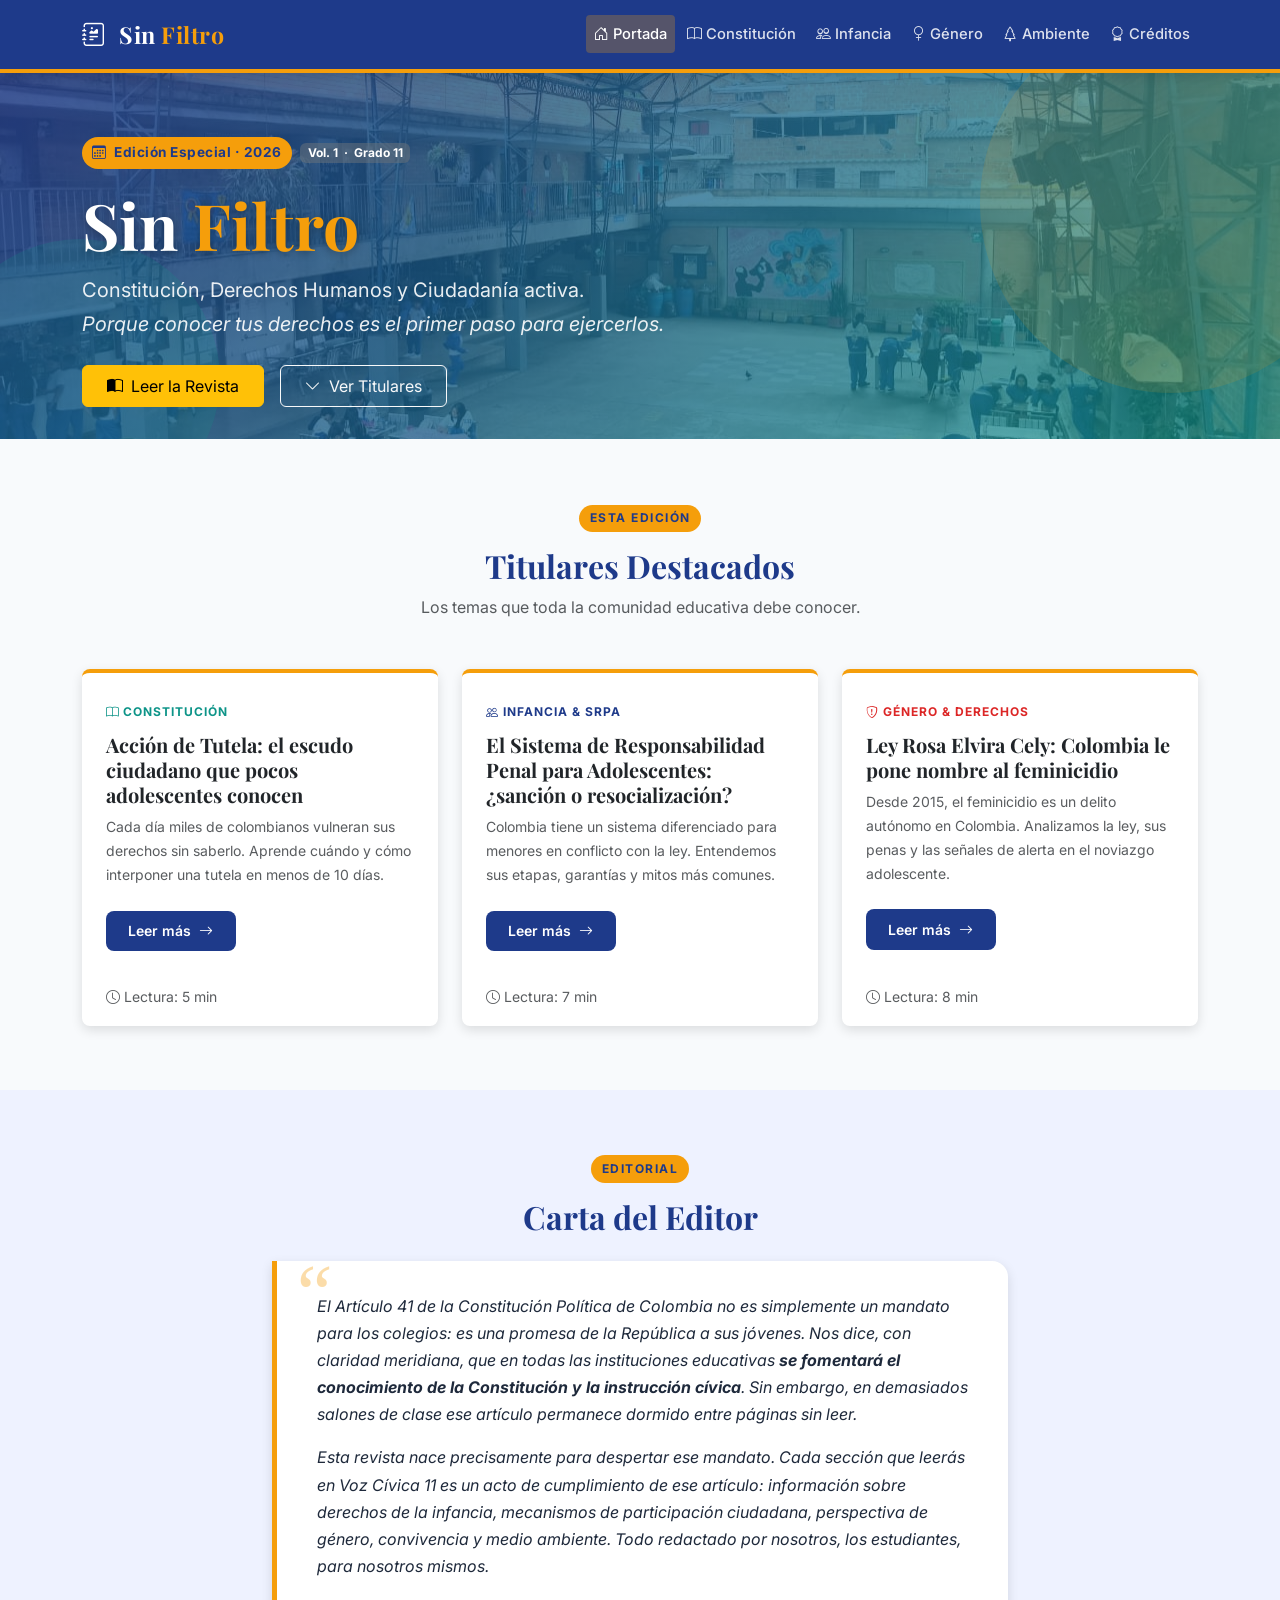
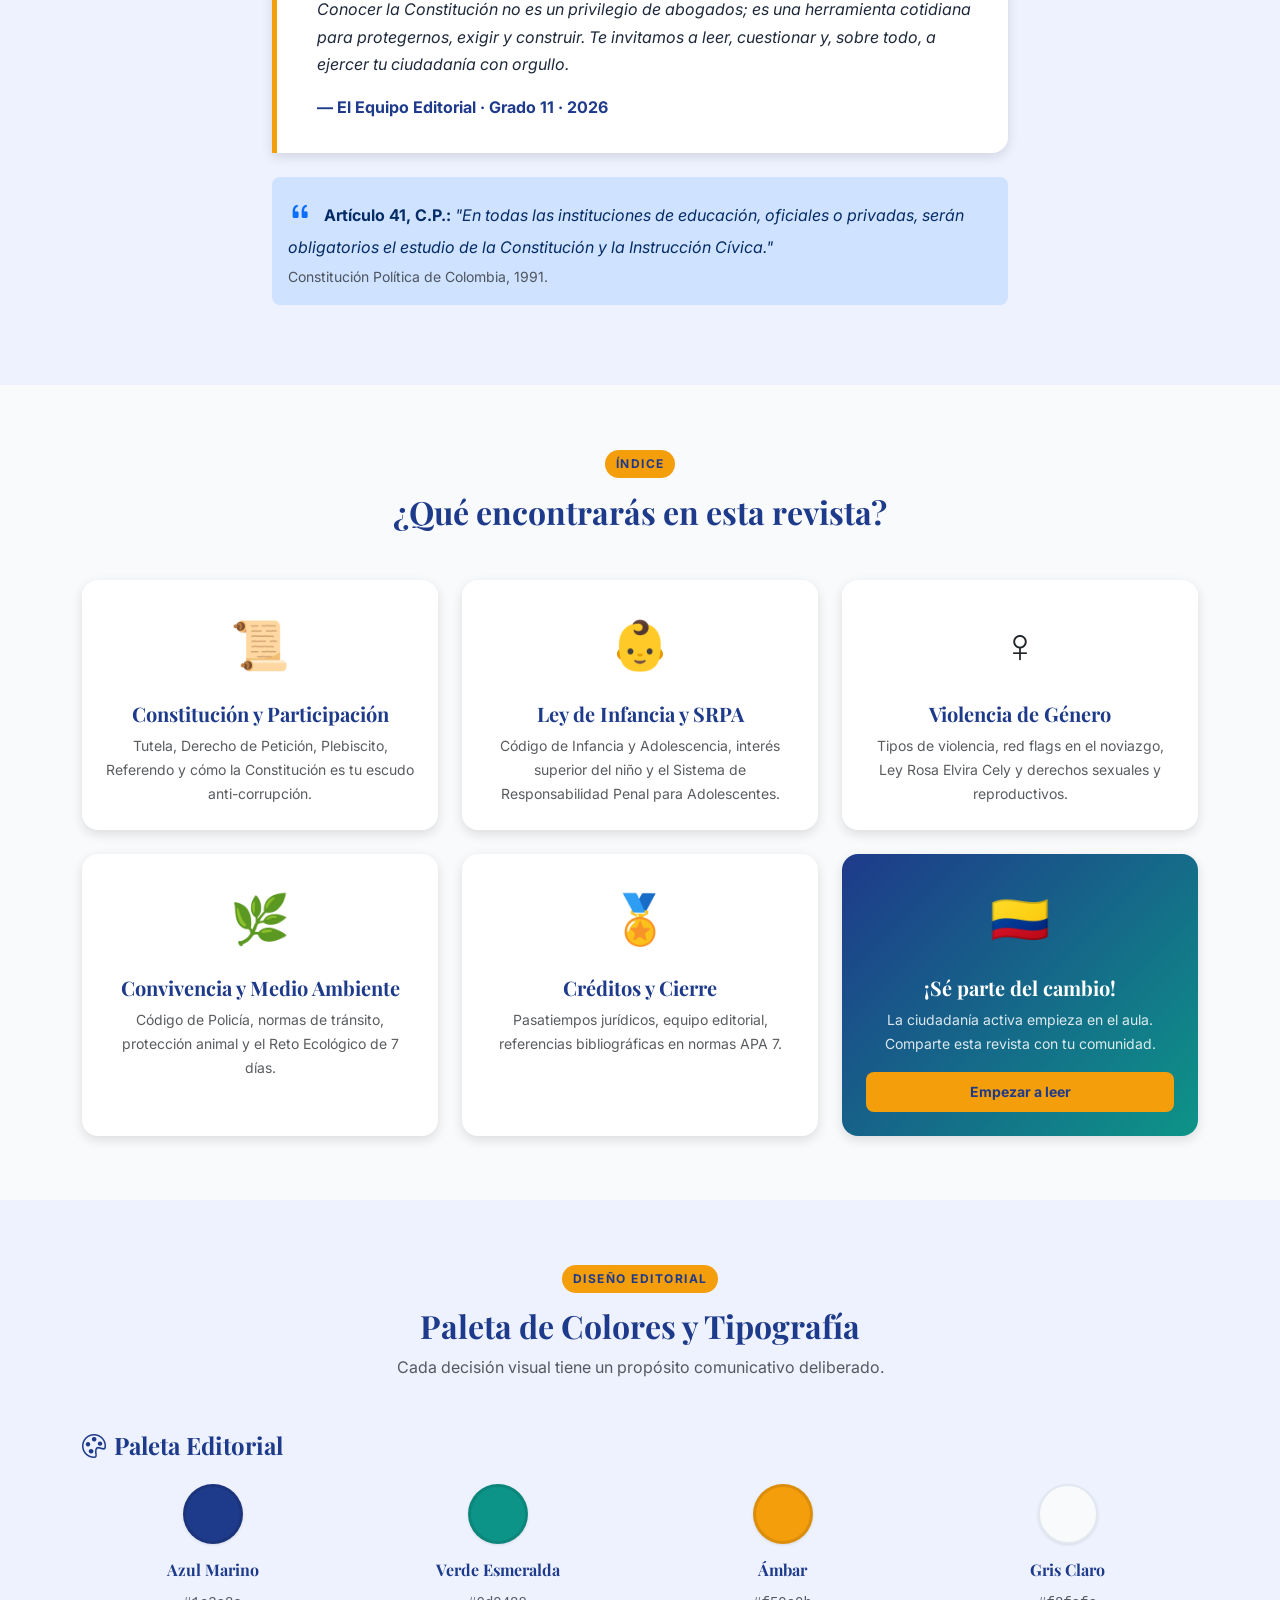
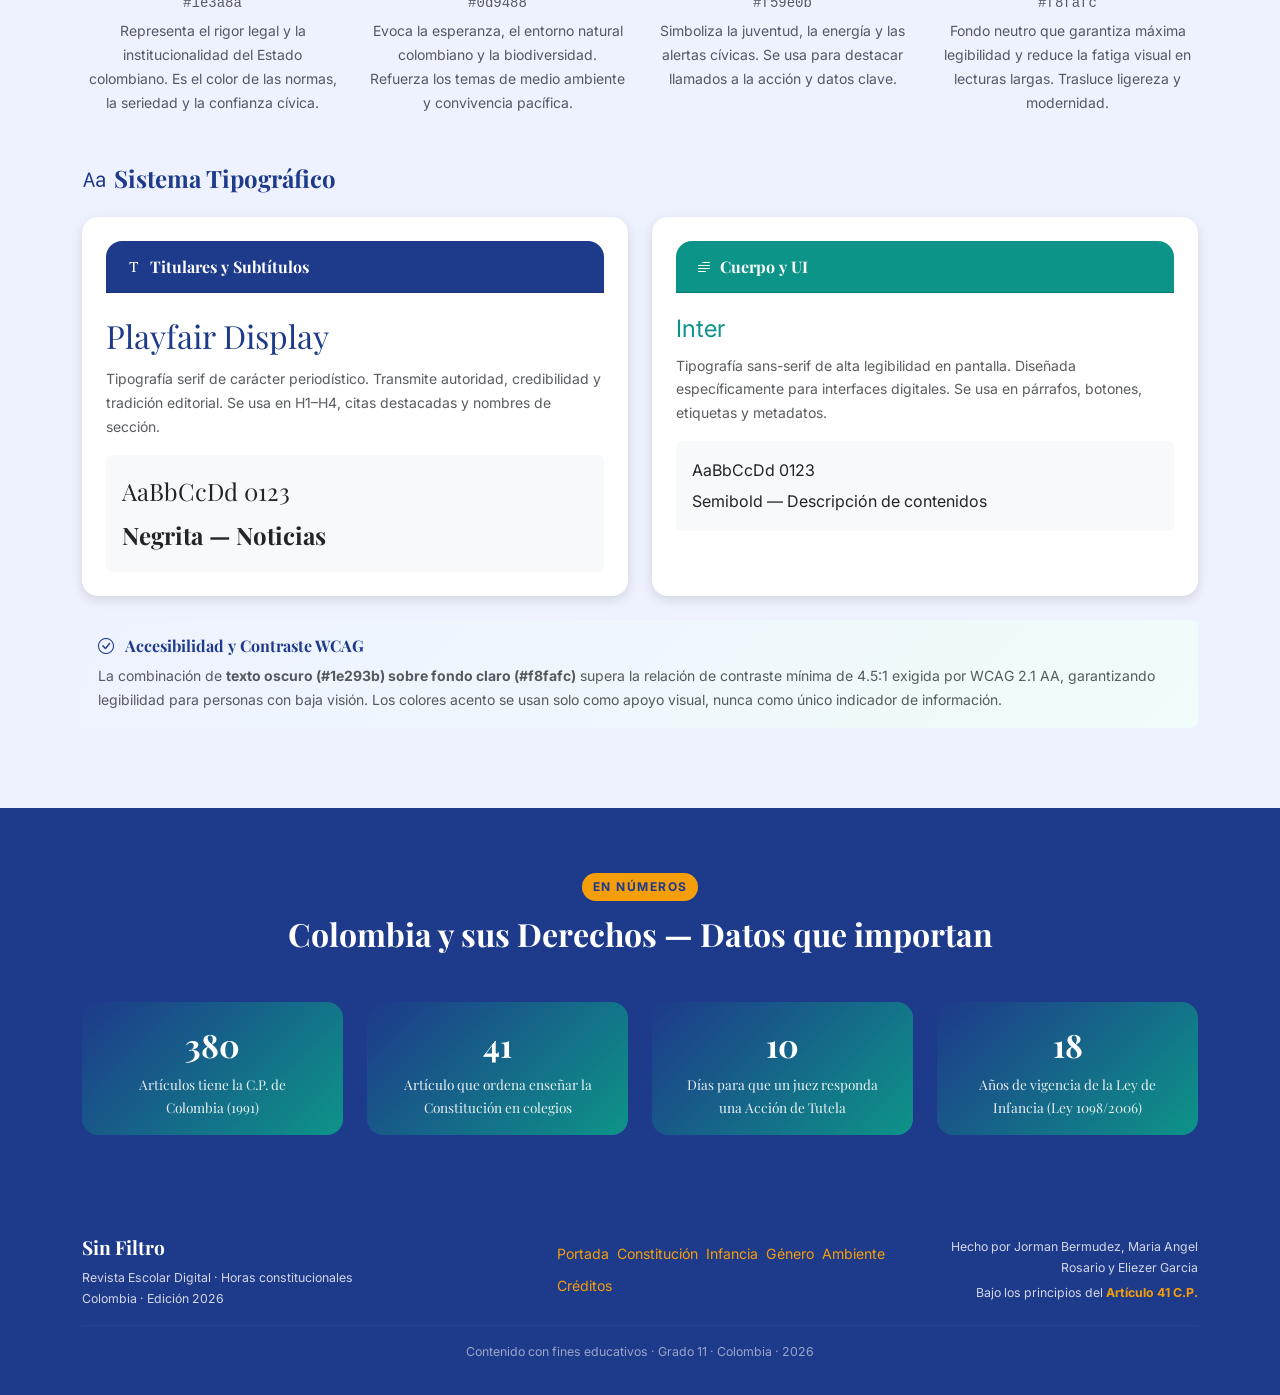
<file: index.html>
<!DOCTYPE html>
<html lang="es">
<head>
  <meta charset="UTF-8" />
  <meta name="viewport" content="width=device-width, initial-scale=1.0" />
  <meta name="description"
    content="Voz Cívica 11 — Revista Escolar Digital sobre Constitución Política, Derechos Humanos y Ciudadanía. Proyecto Final Grado 11, Colombia 2026." />
  <meta name="author" content="Equipo Editorial Grado 11" />
  <title>Sin Filtro — Portada</title>

  <!-- Bootstrap 5 CSS (CDN) -->
  <link rel="stylesheet"
    href="https://cdn.jsdelivr.net/npm/bootstrap@5.3.3/dist/css/bootstrap.min.css"
    integrity="sha384-QWTKZyjpPEjISv5WaRU9OFeRpok6YctnYmDr5pNlyT2bRjXh0JMhjY6hW+ALEwIH"
    crossorigin="anonymous" />

  <!-- Bootstrap Icons -->
  <link rel="stylesheet"
    href="https://cdn.jsdelivr.net/npm/bootstrap-icons@1.11.3/font/bootstrap-icons.min.css" />

  <!-- Google Fonts: Playfair Display + Inter -->
  <link rel="preconnect" href="https://fonts.googleapis.com" />
  <link rel="preconnect" href="https://fonts.gstatic.com" crossorigin />
  <link href="https://fonts.googleapis.com/css2?family=Playfair+Display:wght@400;700;900&family=Inter:wght@400;500;600;700&display=swap"
    rel="stylesheet" />

  <!-- Hoja de estilos propia -->
  <link rel="stylesheet" href="css/styles.css" />
</head>

<body>

  <!-- ═══════════════════════════════════════════════════════════
       BARRA DE NAVEGACIÓN PERSISTENTE
       ═══════════════════════════════════════════════════════════ -->
  <nav class="navbar navbar-expand-lg navbar-revista sticky-top" aria-label="Navegación principal">
    <div class="container">

      <!-- Marca / Nombre de la revista -->
      <a class="navbar-brand" href="index.html">
        <i class="bi bi-journal-richtext me-2" aria-hidden="true"></i>
        Sin <span>Filtro</span>
      </a>

      <!-- Botón hamburguesa para móviles -->
      <button class="navbar-toggler" type="button"
        data-bs-toggle="collapse" data-bs-target="#navPrincipal"
        aria-controls="navPrincipal" aria-expanded="false"
        aria-label="Abrir menú de navegación">
        <span class="navbar-toggler-icon"></span>
      </button>

      <!-- Menú de páginas -->
      <div class="collapse navbar-collapse" id="navPrincipal">
        <ul class="navbar-nav ms-auto gap-1">
          <li class="nav-item">
            <a class="nav-link" href="index.html">
              <i class="bi bi-house-door me-1" aria-hidden="true"></i>Portada
            </a>
          </li>
          <li class="nav-item">
            <a class="nav-link" href="constitucion.html">
              <i class="bi bi-book me-1" aria-hidden="true"></i>Constitución
            </a>
          </li>
          <li class="nav-item">
            <a class="nav-link" href="infancia.html">
              <i class="bi bi-people me-1" aria-hidden="true"></i>Infancia
            </a>
          </li>
          <li class="nav-item">
            <a class="nav-link" href="genero.html">
              <i class="bi bi-gender-female me-1" aria-hidden="true"></i>Género
            </a>
          </li>
          <li class="nav-item">
            <a class="nav-link" href="ambiente.html">
              <i class="bi bi-tree me-1" aria-hidden="true"></i>Ambiente
            </a>
          </li>
          <li class="nav-item">
            <a class="nav-link" href="creditos.html">
              <i class="bi bi-award me-1" aria-hidden="true"></i>Créditos
            </a>
          </li>
        </ul>
      </div>
    </div>
  </nav><!-- /navbar -->


  <!-- ═══════════════════════════════════════════════════════════
       HERO — PORTADA DE LA REVISTA
       ═══════════════════════════════════════════════════════════ -->
  <header class="hero-revista" role="banner" style="
  background-image: linear-gradient(135deg, rgba(30,58,138,0.80) 0%, rgba(13,148,136,0.70) 100%),
                    url('img/foto-hero.jpeg');
  background-size: cover;
  background-position: center;
  background-repeat: no-repeat;
">

    <div class="container position-relative" style="z-index:1;">

      <!-- Metadatos editoriales -->
      <div class="d-flex flex-wrap align-items-center gap-2 mb-3">
        <span class="badge-edicion">
          <i class="bi bi-calendar3 me-1" aria-hidden="true"></i>
          Edición Especial · 2026
        </span>
        <span class="badge bg-secondary bg-opacity-50 text-white">
          Vol. 1 &nbsp;·&nbsp; Grado 11
        </span>
      </div>

      <!-- Titular principal -->
      <h1 class="fade-in-up">
        Sin <span style="color:var(--color-acento);">Filtro</span>
      </h1>
      <p class="subtitulo mb-4 fade-in-up fade-in-up-delay-1">
        Constitución, Derechos Humanos y Ciudadanía activa.<br>
        <em>Porque conocer tus derechos es el primer paso para ejercerlos.</em>
      </p>

      <!-- Botones de llamado a la acción -->
      <div class="d-flex flex-wrap gap-3 fade-in-up fade-in-up-delay-2">
        <a href="constitucion.html" class="btn btn-warning fw-700 px-4 py-2">
          <i class="bi bi-book-half me-2" aria-hidden="true"></i>Leer la Revista
        </a>
        <a href="#titulares" class="btn btn-outline-light px-4 py-2">
          <i class="bi bi-chevron-down me-2" aria-hidden="true"></i>Ver Titulares
        </a>
      </div>
    </div>
  </header><!-- /header hero -->


  <!-- ═══════════════════════════════════════════════════════════
       SECCIÓN 1 — TITULARES DESTACADOS
       ═══════════════════════════════════════════════════════════ -->
  <section id="titulares" class="seccion" aria-labelledby="h2-titulares">
    <div class="container">

      <div class="text-center mb-5">
        <span class="etiqueta-seccion">Esta edición</span>
        <h2 id="h2-titulares" class="mt-1">Titulares Destacados</h2>
        <p class="text-muted">Los temas que toda la comunidad educativa debe conocer.</p>
      </div>

      <div class="row g-4">

        <!-- Titular 1: Constitución -->
        <div class="col-md-4 animacion-entrada">
          <article class="titular-card card h-100">
            <div class="card-body p-4">
              <span class="card-categoria">
                <i class="bi bi-book me-1" aria-hidden="true"></i>Constitución
              </span>
              <h3 class="card-title mt-2 fs-5">
                Acción de Tutela: el escudo ciudadano que pocos adolescentes conocen
              </h3>
              <p class="card-text text-muted small">
                Cada día miles de colombianos vulneran sus derechos sin saberlo. Aprende cuándo
                y cómo interponer una tutela en menos de 10 días.
              </p>
              <a href="constitucion.html#tutela" class="btn btn-sm btn-primario mt-2">
                Leer más <i class="bi bi-arrow-right ms-1" aria-hidden="true"></i>
              </a>
            </div>
            <div class="card-footer bg-transparent border-0 pb-3 px-4">
              <small class="text-muted">
                <i class="bi bi-clock me-1" aria-hidden="true"></i>Lectura: 5 min
              </small>
            </div>
          </article>
        </div>

        <!-- Titular 2: Infancia y SRPA -->
        <div class="col-md-4 animacion-entrada">
          <article class="titular-card card h-100">
            <div class="card-body p-4">
              <span class="card-categoria" style="color:var(--color-primario);">
                <i class="bi bi-people me-1" aria-hidden="true"></i>Infancia &amp; SRPA
              </span>
              <h3 class="card-title mt-2 fs-5">
                El Sistema de Responsabilidad Penal para Adolescentes: ¿sanción o resocialización?
              </h3>
              <p class="card-text text-muted small">
                Colombia tiene un sistema diferenciado para menores en conflicto con la ley.
                Entendemos sus etapas, garantías y mitos más comunes.
              </p>
              <a href="infancia.html#srpa" class="btn btn-sm btn-primario mt-2">
                Leer más <i class="bi bi-arrow-right ms-1" aria-hidden="true"></i>
              </a>
            </div>
            <div class="card-footer bg-transparent border-0 pb-3 px-4">
              <small class="text-muted">
                <i class="bi bi-clock me-1" aria-hidden="true"></i>Lectura: 7 min
              </small>
            </div>
          </article>
        </div>

        <!-- Titular 3: Violencia de Género -->
        <div class="col-md-4 animacion-entrada">
          <article class="titular-card card h-100">
            <div class="card-body p-4">
              <span class="card-categoria" style="color:var(--color-danger);">
                <i class="bi bi-shield-exclamation me-1" aria-hidden="true"></i>Género &amp; Derechos
              </span>
              <h3 class="card-title mt-2 fs-5">
                Ley Rosa Elvira Cely: Colombia le pone nombre al feminicidio
              </h3>
              <p class="card-text text-muted small">
                Desde 2015, el feminicidio es un delito autónomo en Colombia. Analizamos la ley,
                sus penas y las señales de alerta en el noviazgo adolescente.
              </p>
              <a href="genero.html#rosaelvira" class="btn btn-sm btn-primario mt-2">
                Leer más <i class="bi bi-arrow-right ms-1" aria-hidden="true"></i>
              </a>
            </div>
            <div class="card-footer bg-transparent border-0 pb-3 px-4">
              <small class="text-muted">
                <i class="bi bi-clock me-1" aria-hidden="true"></i>Lectura: 8 min
              </small>
            </div>
          </article>
        </div>

      </div><!-- /row titulares -->
    </div>
  </section><!-- /titulares -->


  <!-- ═══════════════════════════════════════════════════════════
       SECCIÓN 2 — CARTA DEL EDITOR
       ═══════════════════════════════════════════════════════════ -->
  <section class="seccion-alt" aria-labelledby="h2-editor">
    <div class="container">

      <div class="row justify-content-center">
        <div class="col-lg-8">

          <div class="text-center mb-4">
            <span class="etiqueta-seccion">Editorial</span>
            <h2 id="h2-editor" class="mt-1">Carta del Editor</h2>
          </div>

          <blockquote class="carta-editor animacion-entrada">
            <p>
              El Artículo 41 de la Constitución Política de Colombia no es simplemente
              un mandato para los colegios: es una promesa de la República a sus jóvenes.
              Nos dice, con claridad meridiana, que en todas las instituciones educativas
              <strong>se fomentará el conocimiento de la Constitución y la instrucción
              cívica</strong>. Sin embargo, en demasiados salones de clase ese artículo
              permanece dormido entre páginas sin leer.
            </p>
            <p>
              Esta revista nace precisamente para despertar ese mandato. Cada sección
              que leerás en <em>Voz Cívica 11</em> es un acto de cumplimiento de ese
              artículo: información sobre derechos de la infancia, mecanismos de
              participación ciudadana, perspectiva de género, convivencia y medio ambiente.
              Todo redactado por nosotros, los estudiantes, para nosotros mismos.
            </p>
            <p>
              Conocer la Constitución no es un privilegio de abogados; es una herramienta
              cotidiana para protegernos, exigir y construir. Te invitamos a leer,
              cuestionar y, sobre todo, a ejercer tu ciudadanía con orgullo.
            </p>
            <span class="firma-editor">
              — El Equipo Editorial · Grado 11 · 2026
            </span>
          </blockquote>

          <!-- Artículo 41 en cita formal -->
          <div class="alert alert-primary mt-4 border-0 rounded-3" role="note">
            <i class="bi bi-quote fs-4 me-2 text-primary" aria-hidden="true"></i>
            <strong>Artículo 41, C.P.:</strong>
            <em>"En todas las instituciones de educación, oficiales o privadas, serán
            obligatorios el estudio de la Constitución y la Instrucción Cívica."</em>
            <span class="d-block mt-1 text-muted small">
              Constitución Política de Colombia, 1991.
            </span>
          </div>

        </div>
      </div>
    </div>
  </section><!-- /carta del editor -->


  <!-- ═══════════════════════════════════════════════════════════
       SECCIÓN 3 — ÍNDICE DE CONTENIDOS (navegación visual)
       ═══════════════════════════════════════════════════════════ -->
  <section class="seccion" aria-labelledby="h2-indice">
    <div class="container">

      <div class="text-center mb-5">
        <span class="etiqueta-seccion">Índice</span>
        <h2 id="h2-indice" class="mt-1">¿Qué encontrarás en esta revista?</h2>
      </div>

      <div class="row g-4">

        <!-- Fase 2 -->
        <div class="col-sm-6 col-lg-4 animacion-entrada">
          <a href="constitucion.html" class="text-decoration-none">
            <div class="card-revista card p-4 text-center h-100">
              <div class="mb-3" style="font-size:3rem;" aria-hidden="true">📜</div>
              <h3 class="fs-5 text-primario">Constitución y Participación</h3>
              <p class="text-muted small mb-0">
                Tutela, Derecho de Petición, Plebiscito, Referendo y cómo la Constitución
                es tu escudo anti-corrupción.
              </p>
            </div>
          </a>
        </div>

        <!-- Fase 3 -->
        <div class="col-sm-6 col-lg-4 animacion-entrada">
          <a href="infancia.html" class="text-decoration-none">
            <div class="card-revista card p-4 text-center h-100">
              <div class="mb-3" style="font-size:3rem;" aria-hidden="true">👶</div>
              <h3 class="fs-5 text-primario">Ley de Infancia y SRPA</h3>
              <p class="text-muted small mb-0">
                Código de Infancia y Adolescencia, interés superior del niño y
                el Sistema de Responsabilidad Penal para Adolescentes.
              </p>
            </div>
          </a>
        </div>

        <!-- Fase 4 -->
        <div class="col-sm-6 col-lg-4 animacion-entrada">
          <a href="genero.html" class="text-decoration-none">
            <div class="card-revista card p-4 text-center h-100">
              <div class="mb-3" style="font-size:3rem;" aria-hidden="true">♀️</div>
              <h3 class="fs-5 text-primario">Violencia de Género</h3>
              <p class="text-muted small mb-0">
                Tipos de violencia, red flags en el noviazgo, Ley Rosa Elvira Cely
                y derechos sexuales y reproductivos.
              </p>
            </div>
          </a>
        </div>

        <!-- Fase 5 -->
        <div class="col-sm-6 col-lg-4 animacion-entrada">
          <a href="ambiente.html" class="text-decoration-none">
            <div class="card-revista card p-4 text-center h-100">
              <div class="mb-3" style="font-size:3rem;" aria-hidden="true">🌿</div>
              <h3 class="fs-5 text-primario">Convivencia y Medio Ambiente</h3>
              <p class="text-muted small mb-0">
                Código de Policía, normas de tránsito, protección animal
                y el Reto Ecológico de 7 días.
              </p>
            </div>
          </a>
        </div>

        <!-- Fase 6 -->
        <div class="col-sm-6 col-lg-4 animacion-entrada">
          <a href="creditos.html" class="text-decoration-none">
            <div class="card-revista card p-4 text-center h-100">
              <div class="mb-3" style="font-size:3rem;" aria-hidden="true">🏅</div>
              <h3 class="fs-5 text-primario">Créditos y Cierre</h3>
              <p class="text-muted small mb-0">
                Pasatiempos jurídicos, equipo editorial, referencias bibliográficas
                en normas APA 7.
              </p>
            </div>
          </a>
        </div>

        <!-- CTA portada -->
        <div class="col-sm-6 col-lg-4 animacion-entrada">
          <div class="card-revista card p-4 text-center h-100 d-flex flex-column justify-content-center"
            style="background:linear-gradient(135deg,var(--color-primario),var(--color-secundario));color:#fff;">
            <div class="mb-3" style="font-size:3rem;" aria-hidden="true">🇨🇴</div>
            <h3 class="fs-5 text-white">¡Sé parte del cambio!</h3>
            <p class="small mb-3" style="color:rgba(255,255,255,.85);">
              La ciudadanía activa empieza en el aula. Comparte esta revista con tu comunidad.
            </p>
            <a href="constitucion.html" class="btn btn-acento btn-sm">
              Empezar a leer
            </a>
          </div>
        </div>

      </div><!-- /row índice -->
    </div>
  </section><!-- /índice -->


  <!-- ═══════════════════════════════════════════════════════════
       SECCIÓN 4 — IDENTIDAD VISUAL (Paleta y Tipografía)
       ═══════════════════════════════════════════════════════════ -->
  <section class="seccion-alt" aria-labelledby="h2-identidad">
    <div class="container">

      <div class="text-center mb-5">
        <span class="etiqueta-seccion">Diseño Editorial</span>
        <h2 id="h2-identidad" class="mt-1">Paleta de Colores y Tipografía</h2>
        <p class="text-muted">Cada decisión visual tiene un propósito comunicativo deliberado.</p>
      </div>

      <!-- Paleta de colores -->
      <h3 class="fs-4 mb-4 text-primario">
        <i class="bi bi-palette me-2" aria-hidden="true"></i>Paleta Editorial
      </h3>

      <div class="row g-4 mb-5">

        <!-- Color primario -->
        <div class="col-6 col-md-3 animacion-entrada">
          <div class="text-center">
            <span class="muestra-color d-block mx-auto mb-3"
              style="background-color:#1e3a8a;"
              role="img" aria-label="Muestra de color Azul Marino #1e3a8a"></span>
            <h4 class="fs-6 fw-700">Azul Marino</h4>
            <code class="small text-muted">#1e3a8a</code>
            <p class="small text-muted mt-1 mb-0">
              Representa el rigor legal y la institucionalidad del Estado colombiano.
              Es el color de las normas, la seriedad y la confianza cívica.
            </p>
          </div>
        </div>

        <!-- Color secundario -->
        <div class="col-6 col-md-3 animacion-entrada">
          <div class="text-center">
            <span class="muestra-color d-block mx-auto mb-3"
              style="background-color:#0d9488;"
              role="img" aria-label="Muestra de color Verde Esmeralda #0d9488"></span>
            <h4 class="fs-6 fw-700">Verde Esmeralda</h4>
            <code class="small text-muted">#0d9488</code>
            <p class="small text-muted mt-1 mb-0">
              Evoca la esperanza, el entorno natural colombiano y la biodiversidad.
              Refuerza los temas de medio ambiente y convivencia pacífica.
            </p>
          </div>
        </div>

        <!-- Color acento -->
        <div class="col-6 col-md-3 animacion-entrada">
          <div class="text-center">
            <span class="muestra-color d-block mx-auto mb-3"
              style="background-color:#f59e0b;"
              role="img" aria-label="Muestra de color Ámbar #f59e0b"></span>
            <h4 class="fs-6 fw-700">Ámbar</h4>
            <code class="small text-muted">#f59e0b</code>
            <p class="small text-muted mt-1 mb-0">
              Simboliza la juventud, la energía y las alertas cívicas.
              Se usa para destacar llamados a la acción y datos clave.
            </p>
          </div>
        </div>

        <!-- Color fondo -->
        <div class="col-6 col-md-3 animacion-entrada">
          <div class="text-center">
            <span class="muestra-color d-block mx-auto mb-3"
              style="background-color:#f8fafc; border:2px solid #e2e8f0;"
              role="img" aria-label="Muestra de color Gris Claro #f8fafc"></span>
            <h4 class="fs-6 fw-700">Gris Claro</h4>
            <code class="small text-muted">#f8fafc</code>
            <p class="small text-muted mt-1 mb-0">
              Fondo neutro que garantiza máxima legibilidad y reduce la fatiga visual
              en lecturas largas. Trasluce ligereza y modernidad.
            </p>
          </div>
        </div>

      </div><!-- /paleta -->

      <!-- Tipografía -->
      <h3 class="fs-4 mb-4 text-primario">
        <i class="bi bi-type me-2" aria-hidden="true"></i>Sistema Tipográfico
      </h3>

      <div class="row g-4">

        <!-- Titulares -->
        <div class="col-md-6 animacion-entrada">
          <div class="card-revista card p-4">
            <div class="card-header-revista card-header mb-3">
              <i class="bi bi-fonts me-2" aria-hidden="true"></i>Titulares y Subtítulos
            </div>
            <div class="card-body p-0">
              <p class="font-titular fs-2 mb-1" style="color:var(--color-primario);">
                Playfair Display
              </p>
              <p class="small text-muted mb-3">
                Tipografía serif de carácter periodístico. Transmite autoridad,
                credibilidad y tradición editorial. Se usa en H1–H4, citas destacadas
                y nombres de sección.
              </p>
              <div class="bg-light rounded p-3">
                <p class="font-titular fs-4 mb-1">AaBbCcDd 0123</p>
                <p class="font-titular fw-bold fs-4 mb-0">Negrita — Noticias</p>
              </div>
            </div>
          </div>
        </div>

        <!-- Cuerpo -->
        <div class="col-md-6 animacion-entrada">
          <div class="card-revista card p-4">
            <div class="card-header-revista card-header card-header-verde mb-3">
              <i class="bi bi-text-paragraph me-2" aria-hidden="true"></i>Cuerpo y UI
            </div>
            <div class="card-body p-0">
              <p class="fs-4 mb-1" style="font-family:'Inter',sans-serif; color:var(--color-secundario);">
                Inter
              </p>
              <p class="small text-muted mb-3">
                Tipografía sans-serif de alta legibilidad en pantalla. Diseñada
                específicamente para interfaces digitales. Se usa en párrafos,
                botones, etiquetas y metadatos.
              </p>
              <div class="bg-light rounded p-3">
                <p class="mb-1">AaBbCcDd 0123</p>
                <p class="fw-600 mb-0">Semibold — Descripción de contenidos</p>
              </div>
            </div>
          </div>
        </div>

      </div><!-- /tipografía -->

      <!-- Justificación del contraste -->
      <div class="alert mt-4 border-0 rounded-3 animacion-entrada"
        style="background:linear-gradient(135deg,#eef2ff,#f0fdfa);">
        <h4 class="fs-6 fw-700 text-primario mb-2">
          <i class="bi bi-check-circle me-2" aria-hidden="true"></i>
          Accesibilidad y Contraste WCAG
        </h4>
        <p class="small text-muted mb-0">
          La combinación de <strong>texto oscuro (#1e293b) sobre fondo claro (#f8fafc)</strong>
          supera la relación de contraste mínima de 4.5:1 exigida por WCAG 2.1 AA,
          garantizando legibilidad para personas con baja visión. Los colores acento
          se usan solo como apoyo visual, nunca como único indicador de información.
        </p>
      </div>

    </div>
  </section><!-- /identidad visual -->


  <!-- ═══════════════════════════════════════════════════════════
       SECCIÓN 5 — DATOS RÁPIDOS (stats editoriales)
       ═══════════════════════════════════════════════════════════ -->
  <section class="seccion-oscura" aria-labelledby="h2-datos">
    <div class="container">

      <div class="text-center mb-5">
        <span class="etiqueta-seccion">En Números</span>
        <h2 id="h2-datos" class="mt-1 text-white">Colombia y sus Derechos — Datos que importan</h2>
      </div>

      <div class="row g-4 text-center">
        <div class="col-6 col-md-3 animacion-entrada">
          <div class="dato-destacado">
            380
            <small>Artículos tiene la C.P. de Colombia (1991)</small>
          </div>
        </div>
        <div class="col-6 col-md-3 animacion-entrada">
          <div class="dato-destacado">
            41
            <small>Artículo que ordena enseñar la Constitución en colegios</small>
          </div>
        </div>
        <div class="col-6 col-md-3 animacion-entrada">
          <div class="dato-destacado">
            10
            <small>Días para que un juez responda una Acción de Tutela</small>
          </div>
        </div>
        <div class="col-6 col-md-3 animacion-entrada">
          <div class="dato-destacado">
            18
            <small>Años de vigencia de la Ley de Infancia (Ley 1098/2006)</small>
          </div>
        </div>
      </div>

    </div>
  </section><!-- /datos rápidos -->


  <!-- ═══════════════════════════════════════════════════════════
       PIE DE PÁGINA
       ═══════════════════════════════════════════════════════════ -->
  <footer class="footer-revista" role="contentinfo">
    <div class="container">
      <div class="row align-items-center">

        <div class="col-md-5 mb-3 mb-md-0">
          <strong style="font-family:var(--fuente-titular); font-size:1.2rem; color:#fff;">
            Sin Filtro
          </strong>
          <p class="mb-0 mt-1 small">
            Revista Escolar Digital · Horas constitucionales<br>
            Colombia · Edición <span id="ano-footer"></span>
          </p>
        </div>

        <div class="col-md-4 mb-3 mb-md-0">
          <nav aria-label="Pie de página — páginas">
            <ul class="list-unstyled d-flex flex-wrap gap-2 mb-0">
              <li><a href="index.html">Portada</a></li>
              <li><a href="constitucion.html">Constitución</a></li>
              <li><a href="infancia.html">Infancia</a></li>
              <li><a href="genero.html">Género</a></li>
              <li><a href="ambiente.html">Ambiente</a></li>
              <li><a href="creditos.html">Créditos</a></li>
            </ul>
          </nav>
        </div>

        <div class="col-md-3 text-md-end">
          <p class="small mb-1">Hecho por Jorman Bermudez, Maria Angel Rosario y Eliezer Garcia</p>
          <p class="small mb-0">
            Bajo los principios del <strong style="color:var(--color-acento);">Artículo 41 C.P.</strong>
          </p>
        </div>

      </div>

      <hr class="footer-linea my-3" />

      <p class="text-center small mb-0" style="color:rgba(255,255,255,.55);">
        Contenido con fines educativos · Grado 11 · Colombia ·
        <span id="ano-footer-2"></span>
      </p>
    </div>
  </footer><!-- /footer -->


  <!-- Bootstrap 5 JS Bundle (CDN) -->
  <script src="https://cdn.jsdelivr.net/npm/bootstrap@5.3.3/dist/js/bootstrap.bundle.min.js"
    integrity="sha384-YvpcrYf0tY3lHB60NNkmXc4s9bIOgUxi8T/jzmCAtVHRm5C1BR08LpCIoJOzA9V"
    crossorigin="anonymous"></script>

  <!-- Script principal de la revista -->
  <script src="js/main.js"></script>

  <!-- Script local de portada: segundo span de año en footer -->
  <script>
    document.addEventListener('DOMContentLoaded', () => {
      const span2 = document.getElementById('ano-footer-2');
      if (span2) span2.textContent = new Date().getFullYear();
    });
  </script>

</body>
</html>
</file>
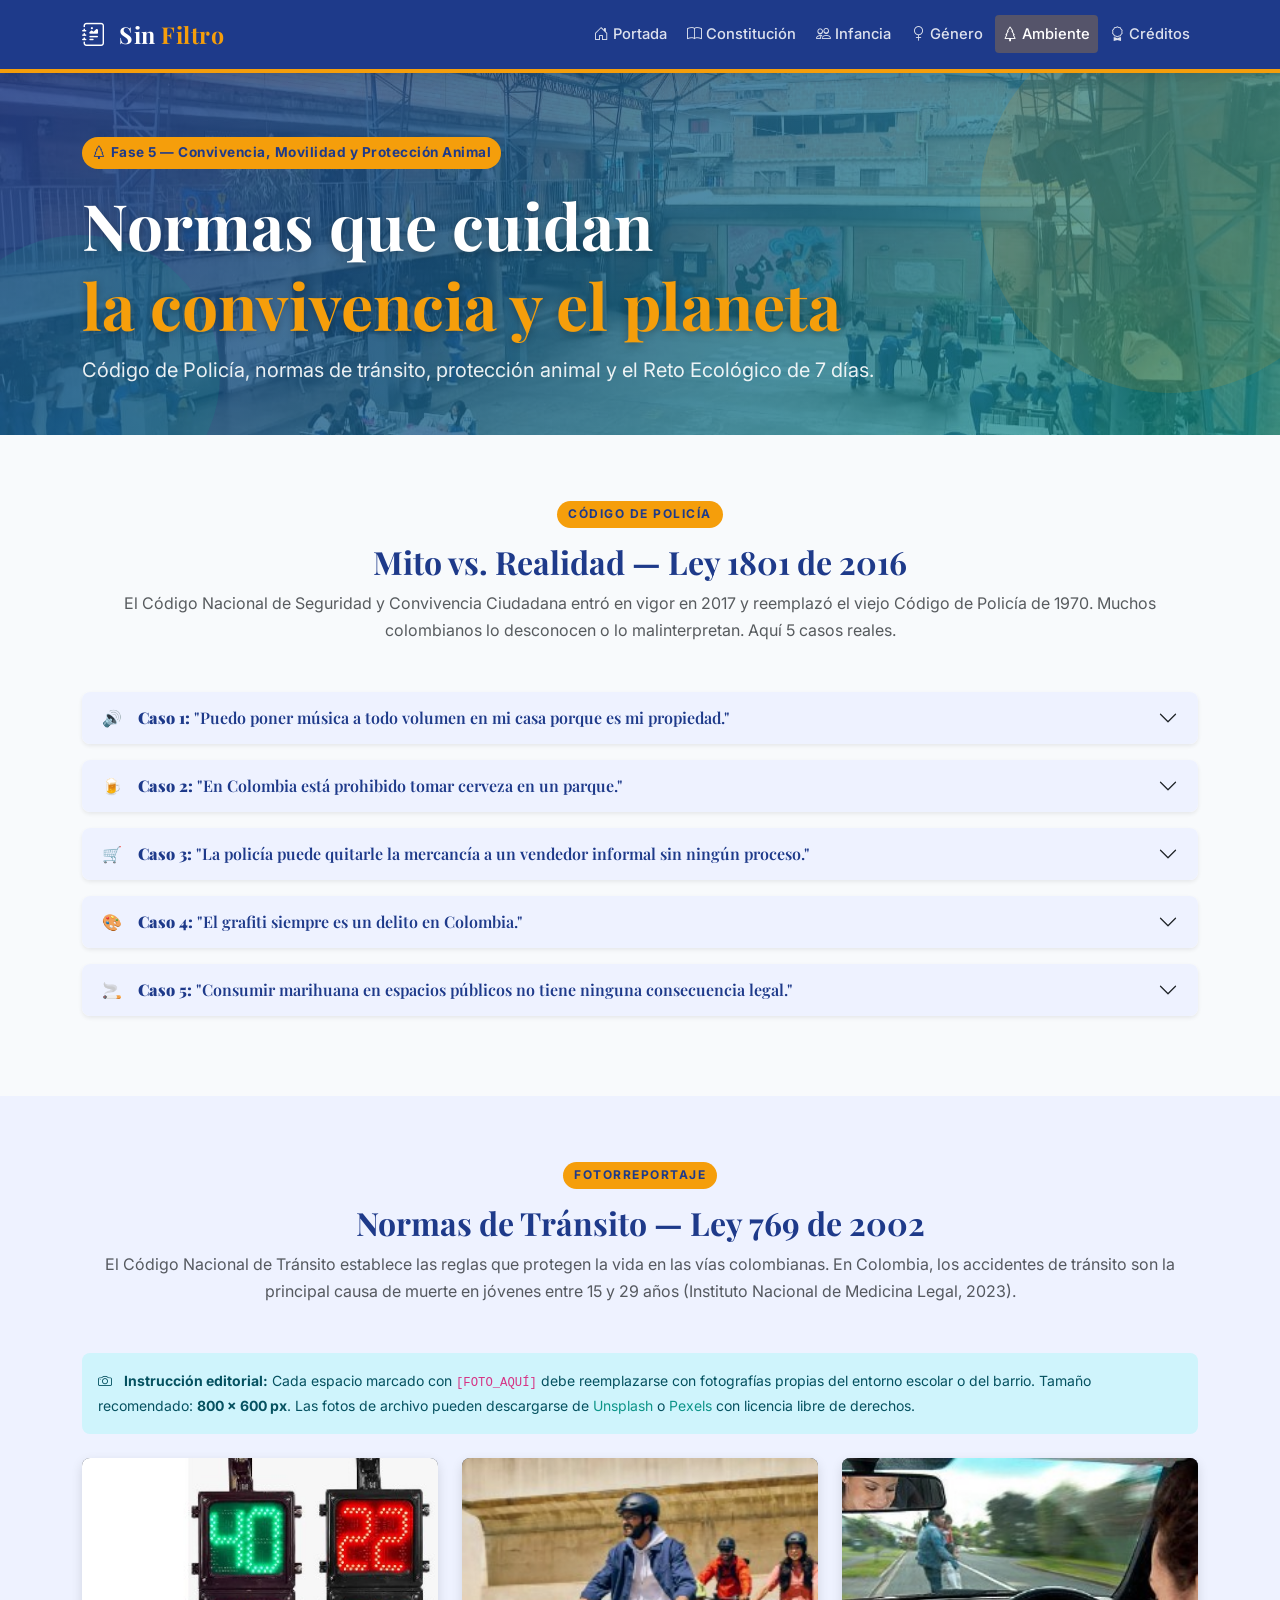
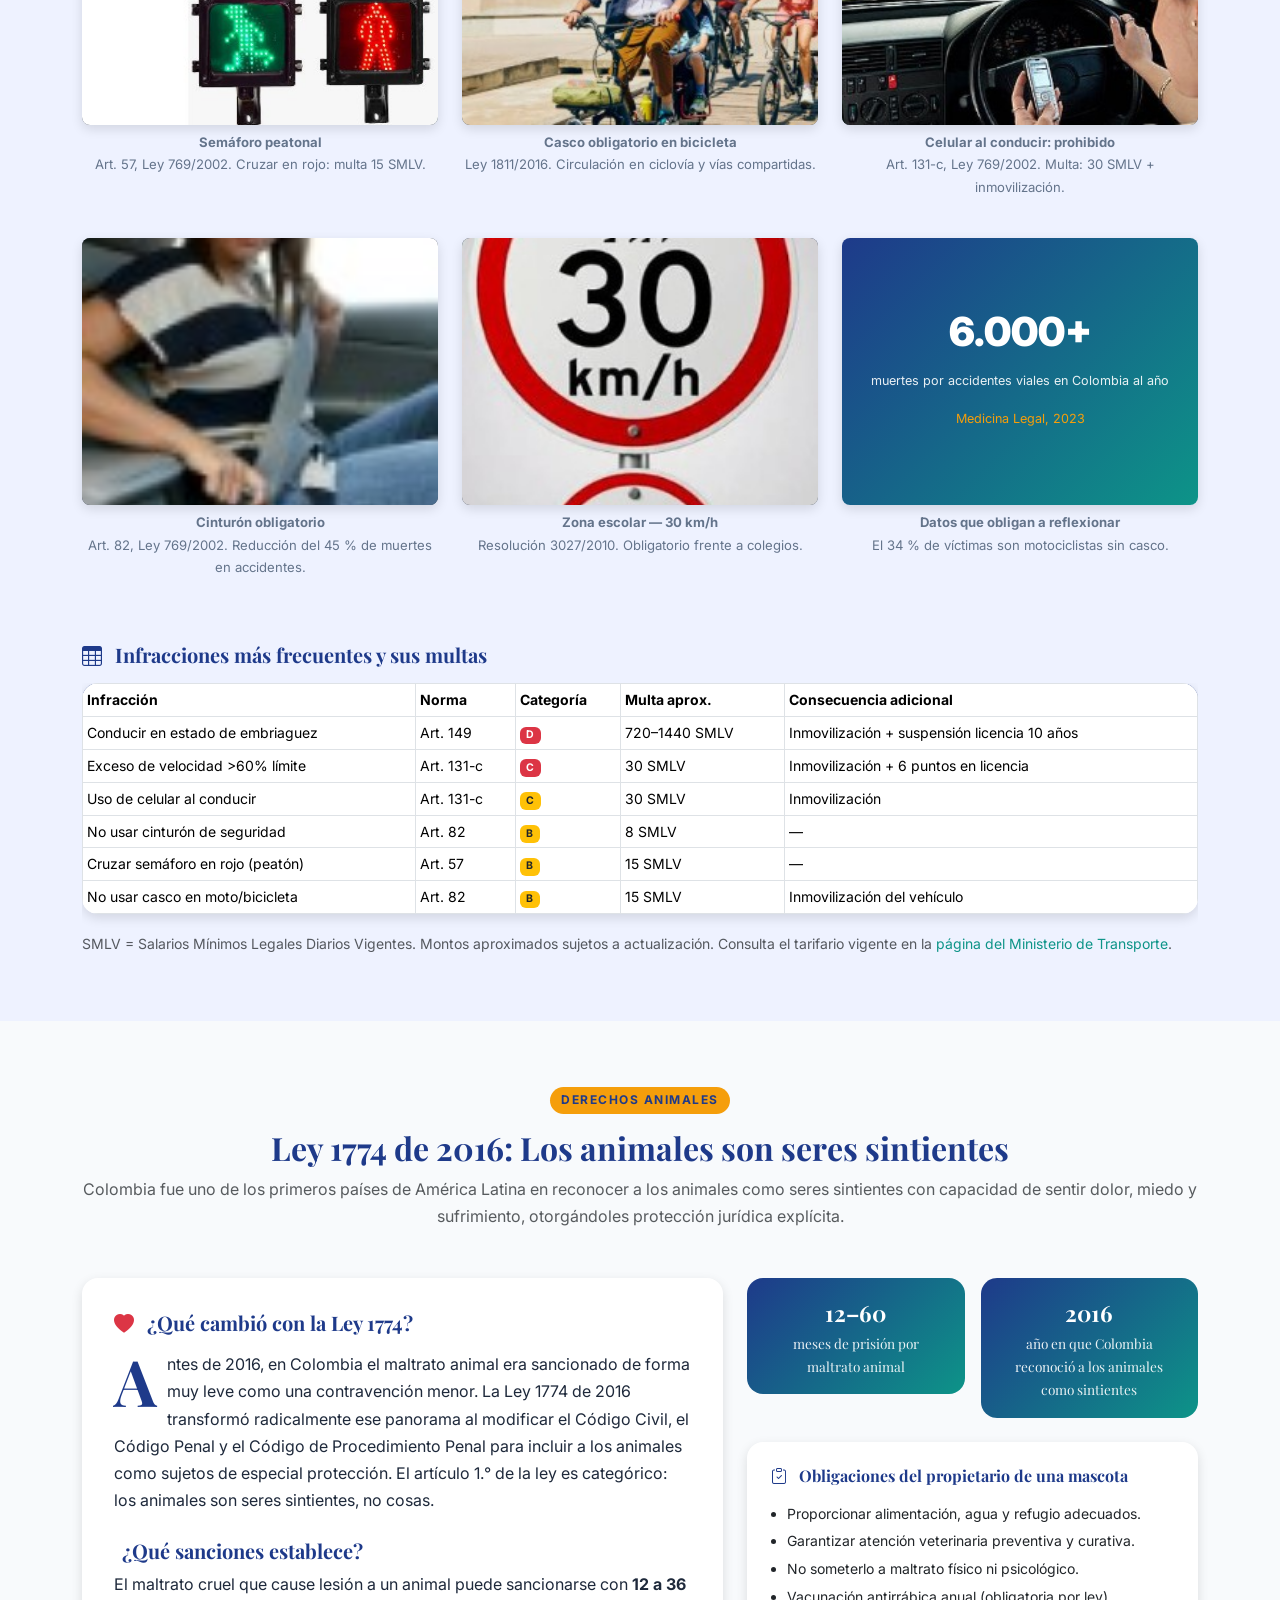
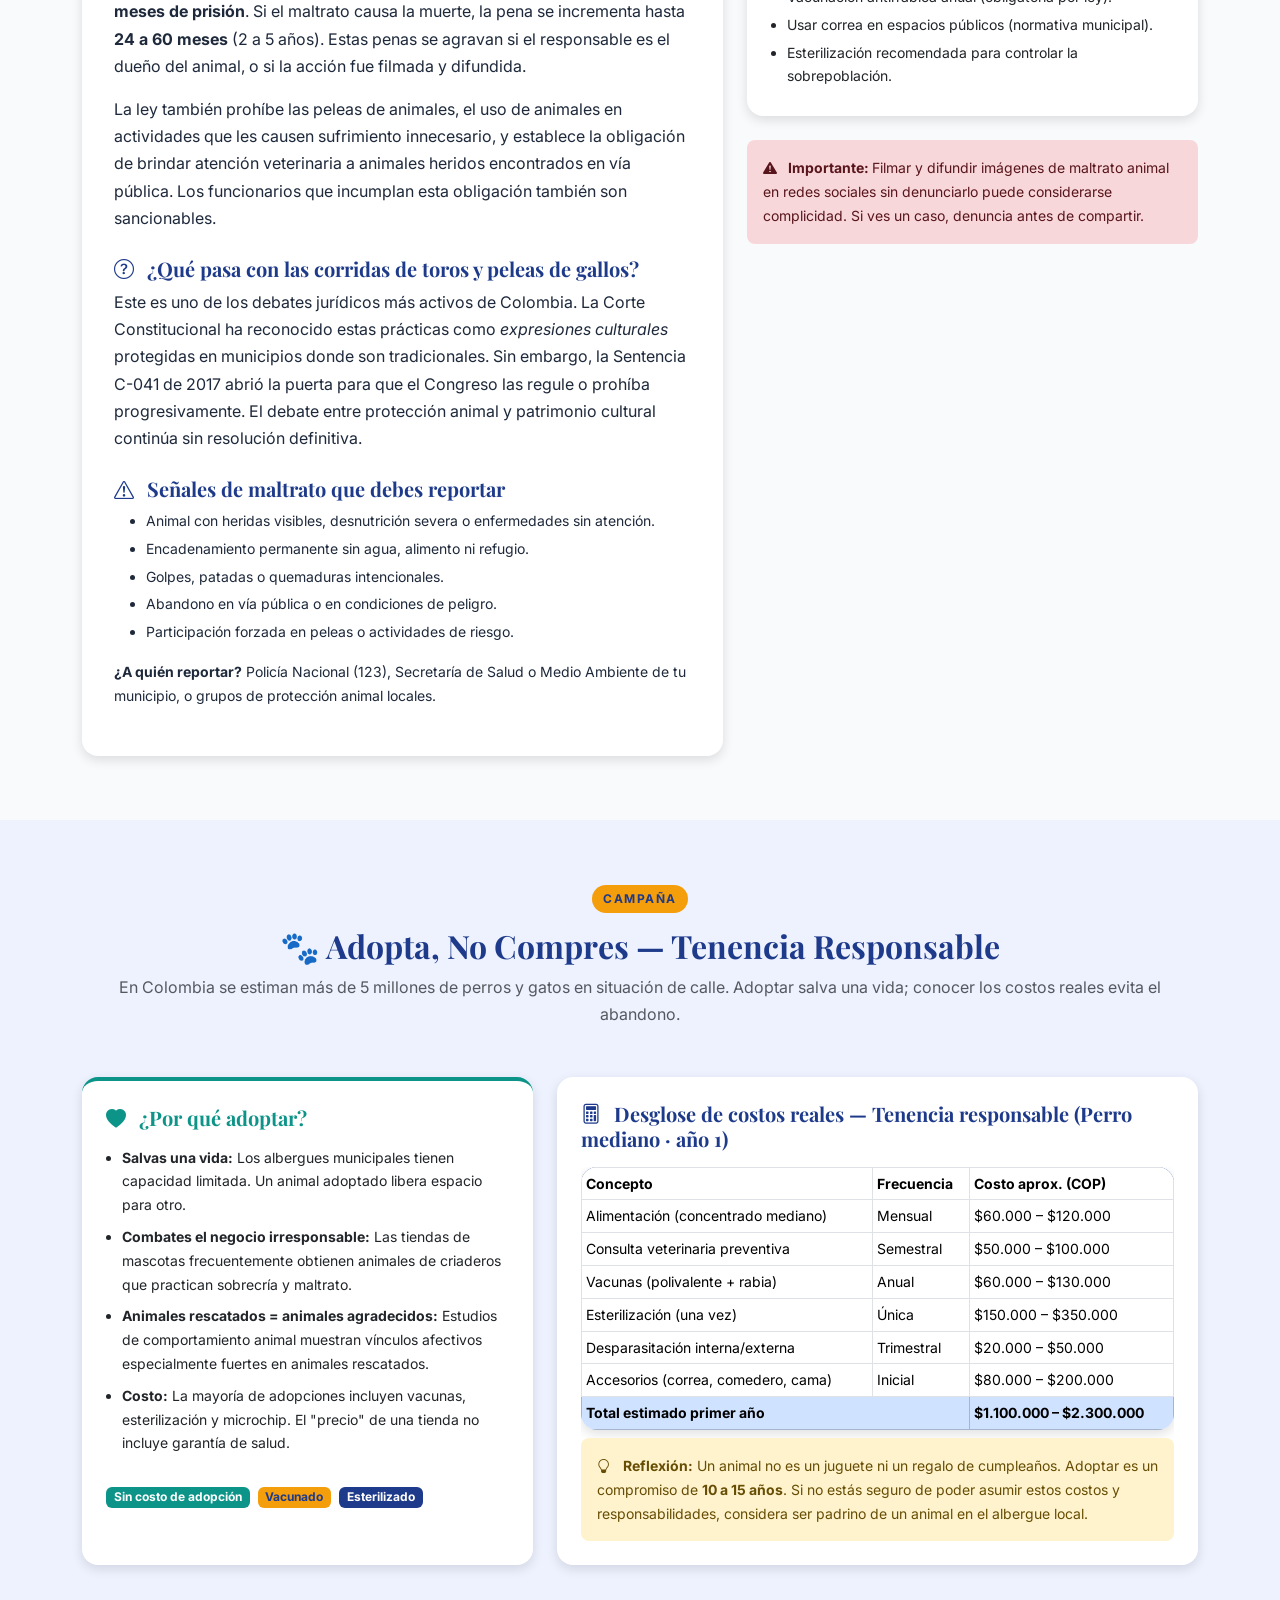
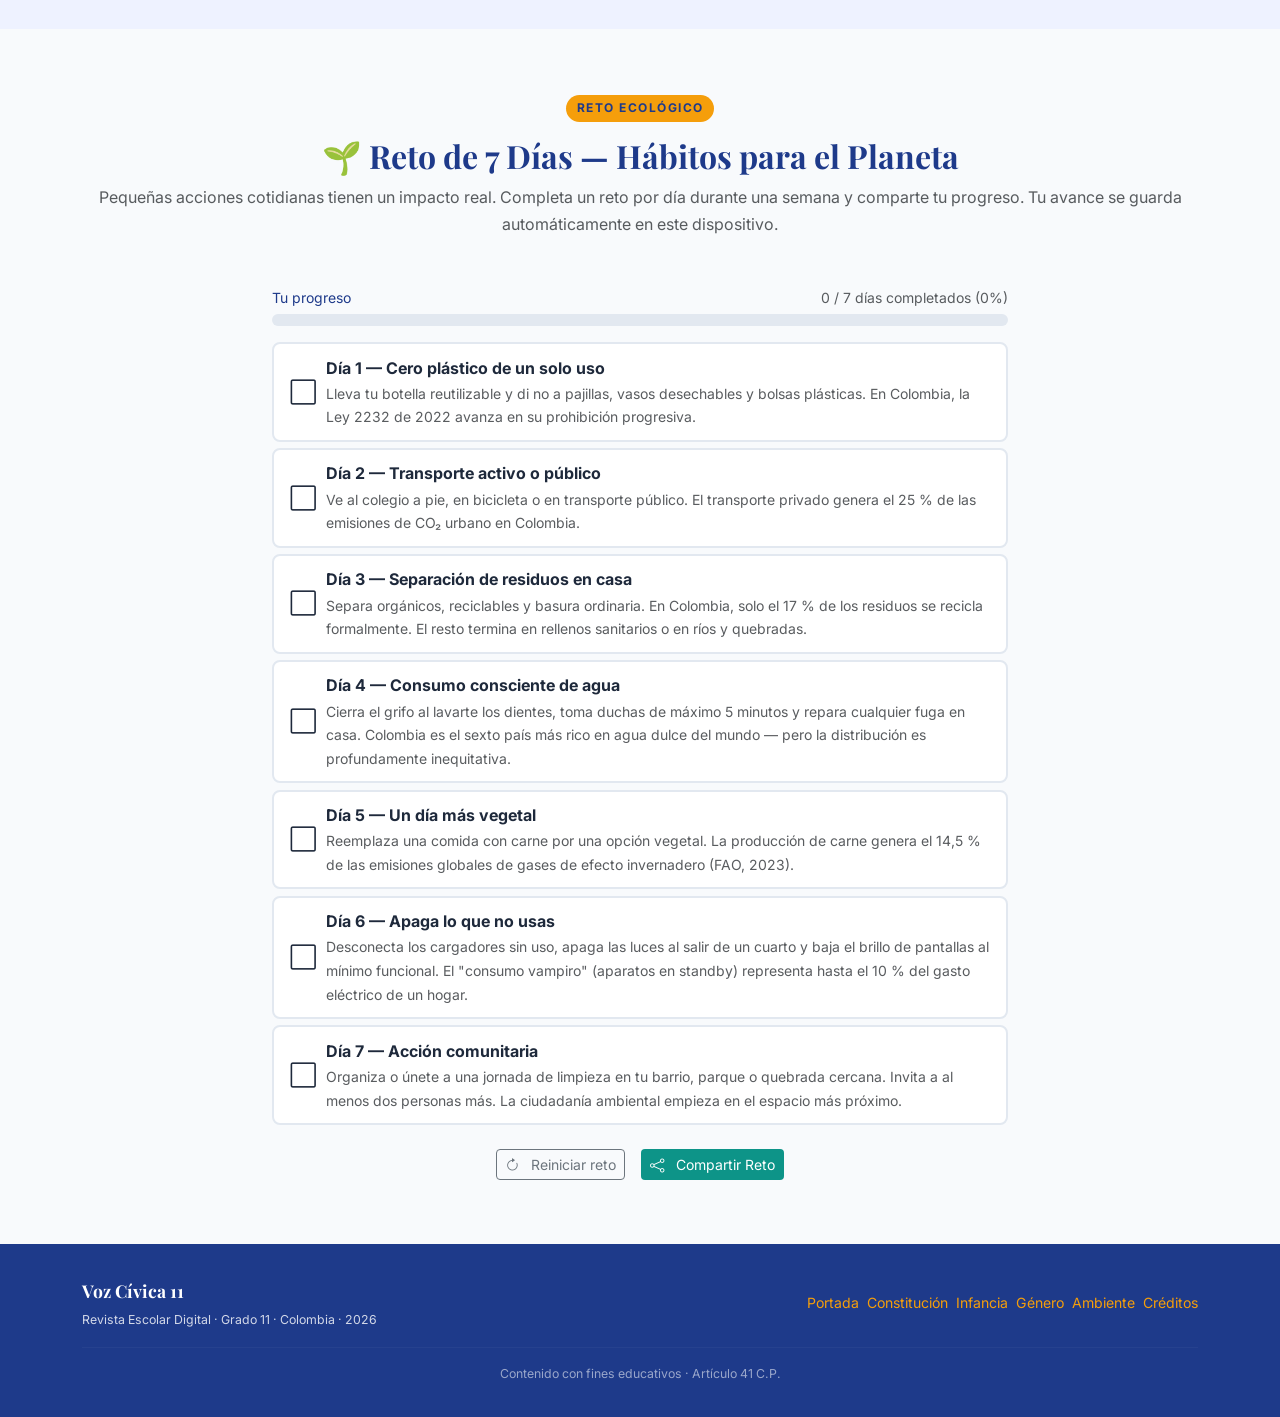
<file: ambiente.html>
<!DOCTYPE html>
<html lang="es">
<head>
  <meta charset="UTF-8" />
  <meta name="viewport" content="width=device-width, initial-scale=1.0" />
  <meta name="description"
    content="Convivencia, Movilidad y Protección Animal — Sin Filtro. Código de Policía, normas de tránsito, maltrato animal y Reto Ecológico." />
  <title>Convivencia y Medio Ambiente — Sin Filtro</title>

  <!-- Bootstrap 5 CSS -->
  <link rel="stylesheet"
    href="https://cdn.jsdelivr.net/npm/bootstrap@5.3.3/dist/css/bootstrap.min.css"
    integrity="sha384-QWTKZyjpPEjISv5WaRU9OFeRpok6YctnYmDr5pNlyT2bRjXh0JMhjY6hW+ALEwIH"
    crossorigin="anonymous" />
  <!-- Bootstrap Icons -->
  <link rel="stylesheet"
    href="https://cdn.jsdelivr.net/npm/bootstrap-icons@1.11.3/font/bootstrap-icons.min.css" />
  <!-- Google Fonts -->
  <link rel="preconnect" href="https://fonts.googleapis.com" />
  <link rel="preconnect" href="https://fonts.gstatic.com" crossorigin />
  <link href="https://fonts.googleapis.com/css2?family=Playfair+Display:wght@400;700;900&family=Inter:wght@400;500;600;700&display=swap"
    rel="stylesheet" />
  <!-- Estilos propios -->
  <link rel="stylesheet" href="css/styles.css" />
</head>

<body>

  <!-- ══════════════════════════════════════════════════════
       NAVBAR
       ══════════════════════════════════════════════════════ -->
  <nav class="navbar navbar-expand-lg navbar-revista sticky-top" aria-label="Navegación principal">
    <div class="container">
      <a class="navbar-brand" href="index.html">
        <i class="bi bi-journal-richtext me-2" aria-hidden="true"></i>
        Sin <span>Filtro</span>
      </a>
      <button class="navbar-toggler" type="button"
        data-bs-toggle="collapse" data-bs-target="#navPrincipal"
        aria-controls="navPrincipal" aria-expanded="false"
        aria-label="Abrir menú">
        <span class="navbar-toggler-icon"></span>
      </button>
      <div class="collapse navbar-collapse" id="navPrincipal">
        <ul class="navbar-nav ms-auto gap-1">
          <li class="nav-item"><a class="nav-link" href="index.html"><i class="bi bi-house-door me-1"></i>Portada</a></li>
          <li class="nav-item"><a class="nav-link" href="constitucion.html"><i class="bi bi-book me-1"></i>Constitución</a></li>
          <li class="nav-item"><a class="nav-link" href="infancia.html"><i class="bi bi-people me-1"></i>Infancia</a></li>
          <li class="nav-item"><a class="nav-link" href="genero.html"><i class="bi bi-gender-female me-1"></i>Género</a></li>
          <li class="nav-item"><a class="nav-link" href="ambiente.html"><i class="bi bi-tree me-1"></i>Ambiente</a></li>
          <li class="nav-item"><a class="nav-link" href="creditos.html"><i class="bi bi-award me-1"></i>Créditos</a></li>
        </ul>
      </div>
    </div>
  </nav>

  <!-- ══════════════════════════════════════════════════════
       HERO INTERNO
       ══════════════════════════════════════════════════════ -->
  <header class="hero-revista" role="banner" style="
  background-image: linear-gradient(135deg, rgba(30,58,138,0.80) 0%, rgba(13,148,136,0.70) 100%),
                    url('img/foto-hero.jpeg');
  background-size: cover;
  background-position: center;
  background-repeat: no-repeat;
">

    <div class="container position-relative" style="z-index:1;">
      <span class="badge-edicion mb-3 d-inline-block">
        <i class="bi bi-tree me-1"></i>Fase 5 — Convivencia, Movilidad y Protección Animal
      </span>
      <h1 class="fade-in-up">
        Normas que cuidan<br>
        <span style="color:var(--color-acento);">la convivencia y el planeta</span>
      </h1>
      <p class="subtitulo fade-in-up fade-in-up-delay-1">
        Código de Policía, normas de tránsito, protección animal
        y el Reto Ecológico de 7 días.
      </p>
    </div>
  </header>


  <!-- ══════════════════════════════════════════════════════
       SECCIÓN 1 — ACORDEÓN MITO vs. REALIDAD: CÓDIGO DE POLICÍA
       ══════════════════════════════════════════════════════ -->
  <section class="seccion" aria-labelledby="h2-codigo-policia">
    <div class="container">

      <div class="text-center mb-5">
        <span class="etiqueta-seccion">Código de Policía</span>
        <h2 id="h2-codigo-policia" class="mt-1">
          Mito vs. Realidad — Ley 1801 de 2016
        </h2>
        <p class="text-muted">
          El Código Nacional de Seguridad y Convivencia Ciudadana entró en vigor
          en 2017 y reemplazó el viejo Código de Policía de 1970.
          Muchos colombianos lo desconocen o lo malinterpretan. Aquí 5 casos reales.
        </p>
      </div>

      <!-- Acordeón -->
      <div class="accordion accordion-revista" id="acordeon-policia">

        <!-- Caso 1: Música en espacios públicos -->
        <div class="accordion-item border-0 mb-3 rounded-3 overflow-hidden shadow-sm">
          <h3 class="accordion-header" id="heading-c1">
            <button class="accordion-button collapsed" type="button"
              data-bs-toggle="collapse" data-bs-target="#collapse-c1"
              aria-expanded="false" aria-controls="collapse-c1">
              <span class="me-3" aria-hidden="true">🔊</span>
              <strong>Caso 1:</strong>&nbsp;"Puedo poner música a todo volumen en mi casa porque
              es mi propiedad."
            </button>
          </h3>
          <div id="collapse-c1" class="accordion-collapse collapse"
            aria-labelledby="heading-c1" data-bs-parent="#acordeon-policia">
            <div class="accordion-body">
              <div class="row g-3">
                <div class="col-md-5">
                  <div class="alert alert-danger border-0 rounded-3 mb-0 h-100">
                    <strong>🔴 MITO</strong><br>
                    La propiedad privada no da derecho a vulnerar la tranquilidad
                    de los vecinos o del entorno.
                  </div>
                </div>
                <div class="col-md-7">
                  <div class="alert alert-success border-0 rounded-3 mb-0 h-100">
                    <strong>✅ REALIDAD — Art. 27, Ley 1801/2016</strong><br>
                    El Código de Policía regula el <em>comportamiento de ruido</em> en todo
                    espacio, incluido el privado, si afecta a terceros. Un policía puede emitir
                    una <strong>orden de policía</strong> y, si no se acata, imponer una
                    <strong>medida correctiva</strong> que incluye multas de hasta 32 salarios
                    mínimos diarios (SMDLV). En zonas residenciales, el límite horario nocturno
                    generalmente es las 11 p.m., según el municipio.
                  </div>
                </div>
              </div>
            </div>
          </div>
        </div>

        <!-- Caso 2: Consumo de alcohol en espacio público -->
        <div class="accordion-item border-0 mb-3 rounded-3 overflow-hidden shadow-sm">
          <h3 class="accordion-header" id="heading-c2">
            <button class="accordion-button collapsed" type="button"
              data-bs-toggle="collapse" data-bs-target="#collapse-c2"
              aria-expanded="false" aria-controls="collapse-c2">
              <span class="me-3" aria-hidden="true">🍺</span>
              <strong>Caso 2:</strong>&nbsp;"En Colombia está prohibido tomar cerveza en un parque."
            </button>
          </h3>
          <div id="collapse-c2" class="accordion-collapse collapse"
            aria-labelledby="heading-c2" data-bs-parent="#acordeon-policia">
            <div class="accordion-body">
              <div class="row g-3">
                <div class="col-md-5">
                  <div class="alert alert-warning border-0 rounded-3 mb-0 h-100">
                    <strong>⚠️ PARCIALMENTE MITO</strong><br>
                    No es una prohibición absoluta en todo el país.
                  </div>
                </div>
                <div class="col-md-7">
                  <div class="alert alert-success border-0 rounded-3 mb-0 h-100">
                    <strong>✅ REALIDAD — Art. 33, Ley 1801/2016</strong><br>
                    El Código de Policía prohíbe el consumo de bebidas alcohólicas en
                    <em>espacios públicos</em> cuando está expresamente vedado por el reglamento
                    del lugar o cuando genera perturbación. Sin embargo, los municipios tienen
                    autonomía para regular zonas de consumo permitido. El Concejo puede
                    establecer "zonas de tolerancia". La Sentencia C-253/2019 de la Corte
                    Constitucional declaró inexequible la prohibición absoluta original,
                    devolviendo la regulación a las entidades territoriales.
                  </div>
                </div>
              </div>
            </div>
          </div>
        </div>

        <!-- Caso 3: Ventas informales -->
        <div class="accordion-item border-0 mb-3 rounded-3 overflow-hidden shadow-sm">
          <h3 class="accordion-header" id="heading-c3">
            <button class="accordion-button collapsed" type="button"
              data-bs-toggle="collapse" data-bs-target="#collapse-c3"
              aria-expanded="false" aria-controls="collapse-c3">
              <span class="me-3" aria-hidden="true">🛒</span>
              <strong>Caso 3:</strong>&nbsp;"La policía puede quitarle la mercancía a un vendedor
              informal sin ningún proceso."
            </button>
          </h3>
          <div id="collapse-c3" class="accordion-collapse collapse"
            aria-labelledby="heading-c3" data-bs-parent="#acordeon-policia">
            <div class="accordion-body">
              <div class="row g-3">
                <div class="col-md-5">
                  <div class="alert alert-danger border-0 rounded-3 mb-0 h-100">
                    <strong>🔴 MITO</strong><br>
                    La incautación arbitraria sin proceso vulnera derechos fundamentales.
                  </div>
                </div>
                <div class="col-md-7">
                  <div class="alert alert-success border-0 rounded-3 mb-0 h-100">
                    <strong>✅ REALIDAD — Art. 140–143, Ley 1801/2016</strong><br>
                    El Código establece un proceso gradual: primero se imparte una
                    <em>orden verbal</em> para cesar la actividad; si no se acata, se aplica
                    una <em>medida correctiva</em> y solo entonces puede procederse al decomiso
                    con levantamiento de acta. La Corte Constitucional (T-772/2015) ha
                    protegido repetidamente el derecho al trabajo de los vendedores informales.
                    La requisa arbitraria es una vulneración del debido proceso (Art. 29 C.P.).
                  </div>
                </div>
              </div>
            </div>
          </div>
        </div>

        <!-- Caso 4: Grafiti -->
        <div class="accordion-item border-0 mb-3 rounded-3 overflow-hidden shadow-sm">
          <h3 class="accordion-header" id="heading-c4">
            <button class="accordion-button collapsed" type="button"
              data-bs-toggle="collapse" data-bs-target="#collapse-c4"
              aria-expanded="false" aria-controls="collapse-c4">
              <span class="me-3" aria-hidden="true">🎨</span>
              <strong>Caso 4:</strong>&nbsp;"El grafiti siempre es un delito en Colombia."
            </button>
          </h3>
          <div id="collapse-c4" class="accordion-collapse collapse"
            aria-labelledby="heading-c4" data-bs-parent="#acordeon-policia">
            <div class="accordion-body">
              <div class="row g-3">
                <div class="col-md-5">
                  <div class="alert alert-danger border-0 rounded-3 mb-0 h-100">
                    <strong>🔴 MITO</strong><br>
                    El grafiti con permiso es una forma de arte urbano protegida.
                  </div>
                </div>
                <div class="col-md-7">
                  <div class="alert alert-success border-0 rounded-3 mb-0 h-100">
                    <strong>✅ REALIDAD — Art. 115, Ley 1801/2016 + Decreto 75/2013 Bogotá</strong><br>
                    Pintar sin permiso en bienes públicos o privados ajenos es una
                    <em>infracción</em> sancionable con trabajos de utilidad pública y multas.
                    Sin embargo, las ciudades como Bogotá han habilitado espacios para el
                    grafiti como expresión artística. El Decreto 75 de 2013 reconoció el
                    grafiti como parte del patrimonio cultural urbano. La clave es el
                    <strong>consentimiento del propietario</strong>.
                  </div>
                </div>
              </div>
            </div>
          </div>
        </div>

        <!-- Caso 5: Consumo de sustancias psicoactivas -->
        <div class="accordion-item border-0 mb-3 rounded-3 overflow-hidden shadow-sm">
          <h3 class="accordion-header" id="heading-c5">
            <button class="accordion-button collapsed" type="button"
              data-bs-toggle="collapse" data-bs-target="#collapse-c5"
              aria-expanded="false" aria-controls="collapse-c5">
              <span class="me-3" aria-hidden="true">🚬</span>
              <strong>Caso 5:</strong>&nbsp;"Consumir marihuana en espacios públicos no tiene
              ninguna consecuencia legal."
            </button>
          </h3>
          <div id="collapse-c5" class="accordion-collapse collapse"
            aria-labelledby="heading-c5" data-bs-parent="#acordeon-policia">
            <div class="accordion-body">
              <div class="row g-3">
                <div class="col-md-5">
                  <div class="alert alert-warning border-0 rounded-3 mb-0 h-100">
                    <strong>⚠️ MITO PARCIAL</strong><br>
                    La dosis personal no es delito, pero el consumo en público
                    puede tener consecuencias.
                  </div>
                </div>
                <div class="col-md-7">
                  <div class="alert alert-success border-0 rounded-3 mb-0 h-100">
                    <strong>✅ REALIDAD — Art. 33, Ley 1801/2016 + C-491/2012</strong><br>
                    La Corte Constitucional ha protegido la dosis personal como expresión del
                    libre desarrollo de la personalidad. Sin embargo, el Código de Policía
                    establece que consumir SPA en <em>espacios donde haya menores de edad,
                    centros educativos o establecimientos de salud</em> es una infracción.
                    Los alcaldes pueden reglamentar restricciones adicionales. La tensión entre
                    la sentencia y el Código aún genera debates jurídicos activos.
                  </div>
                </div>
              </div>
            </div>
          </div>
        </div>

      </div><!-- /accordion -->
    </div>
  </section>


  <!-- ══════════════════════════════════════════════════════
       SECCIÓN 2 — GALERÍA FOTORREPORTAJE: NORMAS DE TRÁNSITO
       ══════════════════════════════════════════════════════ -->
  <section class="seccion-alt" aria-labelledby="h2-transito">
    <div class="container">

      <div class="text-center mb-5">
        <span class="etiqueta-seccion">Fotorreportaje</span>
        <h2 id="h2-transito" class="mt-1">Normas de Tránsito — Ley 769 de 2002</h2>
        <p class="text-muted">
          El Código Nacional de Tránsito establece las reglas que protegen la vida
          en las vías colombianas. En Colombia, los accidentes de tránsito son la
          principal causa de muerte en jóvenes entre 15 y 29 años
          (Instituto Nacional de Medicina Legal, 2023).
        </p>
      </div>

      <!-- Nota editorial para las fotos -->
      <div class="alert alert-info border-0 rounded-3 mb-4 small" role="note">
        <i class="bi bi-camera me-2" aria-hidden="true"></i>
        <strong>Instrucción editorial:</strong> Cada espacio marcado con
        <code>[FOTO_AQUÍ]</code> debe reemplazarse con fotografías propias del entorno
        escolar o del barrio. Tamaño recomendado: <strong>800 × 600 px</strong>.
        Las fotos de archivo pueden descargarse de
        <a href="https://unsplash.com" target="_blank" rel="noopener">Unsplash</a> o
        <a href="https://www.pexels.com" target="_blank" rel="noopener">Pexels</a>
        con licencia libre de derechos.
      </div>

      <div class="row g-4">

        <!-- Foto 1 -->
        <div class="col-6 col-md-4 animacion-entrada">
          <figure>
                  <div class="galeria-item">
                    <img src="img/transito-1.jpg" alt="Semáforo peatonal"
                        style="width:100%; height:100%; object-fit:cover; object-position: right;">
                </div>
            <figcaption class="galeria-caption">
              <strong>Semáforo peatonal</strong><br>
              Art. 57, Ley 769/2002. Cruzar en rojo: multa 15 SMLV.
            </figcaption>
          </figure>
        </div>

        <!-- Foto 2 -->
        <div class="col-6 col-md-4 animacion-entrada">
          <figure>
              <div class="galeria-item">
                <img src="img/transito-2.jpg" alt="Semáforo peatonal"
                  style="width:100%; height:100%; object-fit:cover;">
              </div>

            <figcaption class="galeria-caption">
              <strong>Casco obligatorio en bicicleta</strong><br>
              Ley 1811/2016. Circulación en ciclovía y vías compartidas.
            </figcaption>
          </figure>
        </div>

        <!-- Foto 3 -->
        <div class="col-6 col-md-4 animacion-entrada">
          <figure>
              <div class="galeria-item">
                    <img src="img/transito-3.jpg" alt="Semáforo peatonal"
                    style="width:100%; height:100%; object-fit:cover;">
              </div>

            <figcaption class="galeria-caption">
              <strong>Celular al conducir: prohibido</strong><br>
              Art. 131-c, Ley 769/2002. Multa: 30 SMLV + inmovilización.
            </figcaption>
          </figure>
        </div>

        <!-- Foto 4 -->
        <div class="col-6 col-md-4 animacion-entrada">
          <figure>
           <div class="galeria-item">
              <img src="img/transito-4.jpg" alt="Semáforo peatonal"
                style="width:100%; height:100%; object-fit:cover;">
            </div>

            <figcaption class="galeria-caption">
              <strong>Cinturón obligatorio</strong><br>
              Art. 82, Ley 769/2002. Reducción del 45 % de muertes en accidentes.
            </figcaption>
          </figure>
        </div>

        <!-- Foto 5 -->
        <div class="col-6 col-md-4 animacion-entrada">
          <figure>
           <div class="galeria-item">
              <img src="img/transito-5.jpg" alt="Semáforo peatonal"
                style="width:100%; height:100%; object-fit:cover;">
            </div>

            <figcaption class="galeria-caption">
              <strong>Zona escolar — 30 km/h</strong><br>
              Resolución 3027/2010. Obligatorio frente a colegios.
            </figcaption>
          </figure>
        </div>

        <!-- Foto 6: Dato destacado -->
        <div class="col-6 col-md-4 animacion-entrada">
          <figure>
            <div class="galeria-item"
              style="background:linear-gradient(135deg,var(--color-primario),var(--color-secundario));">
              <div class="galeria-placeholder text-center">
                <span style="font-size:2.5rem;font-weight:900;color:#fff;">6.000+</span>
                <p class="small mt-1" style="color:rgba(255,255,255,.9);">
                  muertes por accidentes viales en Colombia al año
                </p>
                <p class="small" style="color:var(--color-acento);">
                  Medicina Legal, 2023
                </p>
              </div>
            </div>
            <figcaption class="galeria-caption">
              <strong>Datos que obligan a reflexionar</strong><br>
              El 34 % de víctimas son motociclistas sin casco.
            </figcaption>
          </figure>
        </div>

      </div><!-- /row galería -->

      <!-- Tabla de multas principales -->
      <div class="mt-5 animacion-entrada">
        <h3 class="fs-5 text-primario mb-3">
          <i class="bi bi-table me-2" aria-hidden="true"></i>
          Infracciones más frecuentes y sus multas
        </h3>
        <div class="table-responsive">
          <table class="table tabla-violencias table-bordered table-sm align-middle small">
            <thead>
              <tr>
                <th>Infracción</th>
                <th>Norma</th>
                <th>Categoría</th>
                <th>Multa aprox.</th>
                <th>Consecuencia adicional</th>
              </tr>
            </thead>
            <tbody>
              <tr>
                <td>Conducir en estado de embriaguez</td>
                <td>Art. 149</td>
                <td><span class="badge bg-danger text-white">D</span></td>
                <td>720–1440 SMLV</td>
                <td>Inmovilización + suspensión licencia 10 años</td>
              </tr>
              <tr>
                <td>Exceso de velocidad &gt;60% límite</td>
                <td>Art. 131-c</td>
                <td><span class="badge bg-danger text-white">C</span></td>
                <td>30 SMLV</td>
                <td>Inmovilización + 6 puntos en licencia</td>
              </tr>
              <tr>
                <td>Uso de celular al conducir</td>
                <td>Art. 131-c</td>
                <td><span class="badge bg-warning text-dark">C</span></td>
                <td>30 SMLV</td>
                <td>Inmovilización</td>
              </tr>
              <tr>
                <td>No usar cinturón de seguridad</td>
                <td>Art. 82</td>
                <td><span class="badge bg-warning text-dark">B</span></td>
                <td>8 SMLV</td>
                <td>—</td>
              </tr>
              <tr>
                <td>Cruzar semáforo en rojo (peatón)</td>
                <td>Art. 57</td>
                <td><span class="badge bg-warning text-dark">B</span></td>
                <td>15 SMLV</td>
                <td>—</td>
              </tr>
              <tr>
                <td>No usar casco en moto/bicicleta</td>
                <td>Art. 82</td>
                <td><span class="badge bg-warning text-dark">B</span></td>
                <td>15 SMLV</td>
                <td>Inmovilización del vehículo</td>
              </tr>
            </tbody>
          </table>
          <small class="text-muted">
            SMLV = Salarios Mínimos Legales Diarios Vigentes. Montos aproximados sujetos
            a actualización. Consulta el tarifario vigente en la
            <a href="https://www.mintransporte.gov.co" target="_blank" rel="noopener">página
            del Ministerio de Transporte</a>.
          </small>
        </div>
      </div>

    </div>
  </section>


  <!-- ══════════════════════════════════════════════════════
       SECCIÓN 3 — MALTRATO ANIMAL Y SERES SINTIENTES
       ══════════════════════════════════════════════════════ -->
  <section class="seccion" aria-labelledby="h2-animales">
    <div class="container">

      <div class="text-center mb-5">
        <span class="etiqueta-seccion">Derechos Animales</span>
        <h2 id="h2-animales" class="mt-1">
          Ley 1774 de 2016: Los animales son seres sintientes
        </h2>
        <p class="text-muted">
          Colombia fue uno de los primeros países de América Latina en reconocer
          a los animales como seres sintientes con capacidad de sentir dolor,
          miedo y sufrimiento, otorgándoles protección jurídica explícita.
        </p>
      </div>

      <div class="row g-4">

        <!-- Artículo principal -->
        <div class="col-lg-7 animacion-entrada">
          <article class="articulo-opinion">
            <h3 class="fs-5 text-primario mb-3">
              <i class="bi bi-heart-fill me-2 text-danger" aria-hidden="true"></i>
              ¿Qué cambió con la Ley 1774?
            </h3>
            <p class="drop-cap">
              Antes de 2016, en Colombia el maltrato animal era sancionado de forma
              muy leve como una contravención menor. La Ley 1774 de 2016 transformó
              radicalmente ese panorama al modificar el Código Civil, el Código Penal
              y el Código de Procedimiento Penal para incluir a los animales como
              sujetos de especial protección. El artículo 1.° de la ley es
              categórico: los animales son seres sintientes, no cosas.
            </p>

            <h3 class="fs-5 mt-4 mb-2 text-primario">
              <i class="bi bi-gavel me-2" aria-hidden="true"></i>
              ¿Qué sanciones establece?
            </h3>
            <p>
              El maltrato cruel que cause lesión a un animal puede sancionarse con
              <strong>12 a 36 meses de prisión</strong>. Si el maltrato causa la muerte,
              la pena se incrementa hasta <strong>24 a 60 meses</strong> (2 a 5 años).
              Estas penas se agravan si el responsable es el dueño del animal, o si la
              acción fue filmada y difundida.
            </p>
            <p>
              La ley también prohíbe las peleas de animales, el uso de animales
              en actividades que les causen sufrimiento innecesario, y establece
              la obligación de brindar atención veterinaria a animales heridos encontrados
              en vía pública. Los funcionarios que incumplan esta obligación también
              son sancionables.
            </p>

            <h3 class="fs-5 mt-4 mb-2 text-primario">
              <i class="bi bi-question-circle me-2" aria-hidden="true"></i>
              ¿Qué pasa con las corridas de toros y peleas de gallos?
            </h3>
            <p>
              Este es uno de los debates jurídicos más activos de Colombia. La Corte
              Constitucional ha reconocido estas prácticas como <em>expresiones culturales</em>
              protegidas en municipios donde son tradicionales. Sin embargo, la Sentencia
              C-041 de 2017 abrió la puerta para que el Congreso las regule o prohíba
              progresivamente. El debate entre protección animal y patrimonio cultural
              continúa sin resolución definitiva.
            </p>

            <h3 class="fs-5 mt-4 mb-2 text-primario">
              <i class="bi bi-exclamation-triangle me-2" aria-hidden="true"></i>
              Señales de maltrato que debes reportar
            </h3>
            <ul class="small">
              <li class="mb-1">Animal con heridas visibles, desnutrición severa o enfermedades sin atención.</li>
              <li class="mb-1">Encadenamiento permanente sin agua, alimento ni refugio.</li>
              <li class="mb-1">Golpes, patadas o quemaduras intencionales.</li>
              <li class="mb-1">Abandono en vía pública o en condiciones de peligro.</li>
              <li>Participación forzada en peleas o actividades de riesgo.</li>
            </ul>
            <p class="small mt-3">
              <strong>¿A quién reportar?</strong> Policía Nacional (123), Secretaría
              de Salud o Medio Ambiente de tu municipio, o grupos de protección animal
              locales.
            </p>
          </article>
        </div>

        <!-- Panel lateral -->
        <div class="col-lg-5 animacion-entrada" style="align-self:flex-start;">


          <!-- Datos clave -->
          <div class="row g-3 mb-4">
            <div class="col-6">
              <div class="dato-destacado" style="font-size:1.4rem;">
                12–60
                <small>meses de prisión por maltrato animal</small>
              </div>
            </div>
            <div class="col-6">
              <div class="dato-destacado" style="font-size:1.4rem;">
                2016
                <small>año en que Colombia reconoció a los animales como sintientes</small>
              </div>
            </div>
          </div>

          <!-- Obligaciones del dueño -->
          <div class="card-revista card p-4 mb-4">
            <h3 class="fs-6 text-primario mb-3">
              <i class="bi bi-clipboard-check me-2" aria-hidden="true"></i>
              Obligaciones del propietario de una mascota
            </h3>
            <ul class="small ps-3 mb-0">
              <li class="mb-1">Proporcionar alimentación, agua y refugio adecuados.</li>
              <li class="mb-1">Garantizar atención veterinaria preventiva y curativa.</li>
              <li class="mb-1">No someterlo a maltrato físico ni psicológico.</li>
              <li class="mb-1">Vacunación antirrábica anual (obligatoria por ley).</li>
              <li class="mb-1">Usar correa en espacios públicos (normativa municipal).</li>
              <li class="mb-1">Esterilización recomendada para controlar la sobrepoblación.</li>
            </ul>
          </div>

          <!-- Alerta legal -->
          <div class="alert alert-danger border-0 rounded-3 small">
            <strong>
              <i class="bi bi-exclamation-triangle-fill me-2"></i>
              Importante:
            </strong>
            Filmar y difundir imágenes de maltrato animal en redes sociales
            sin denunciarlo puede considerarse complicidad. Si ves un caso,
            denuncia antes de compartir.
          </div>

        </div>
      </div>
    </div>
  </section>


  <!-- ══════════════════════════════════════════════════════
       SECCIÓN 4 — CAMPAÑA ADOPCIÓN Y TENENCIA RESPONSABLE
       ══════════════════════════════════════════════════════ -->
  <section class="seccion-alt" aria-labelledby="h2-adopcion">
    <div class="container">

      <div class="text-center mb-5">
        <span class="etiqueta-seccion">Campaña</span>
        <h2 id="h2-adopcion" class="mt-1">
          🐾 Adopta, No Compres — Tenencia Responsable
        </h2>
        <p class="text-muted">
          En Colombia se estiman más de 5 millones de perros y gatos en situación
          de calle. Adoptar salva una vida; conocer los costos reales evita el abandono.
        </p>
      </div>

      <div class="row g-4">

        <!-- Por qué adoptar -->
        <div class="col-md-5 animacion-entrada">
          <div class="card-revista card h-100 p-4"
            style="border-top:4px solid var(--color-secundario);">
            <h3 class="fs-5 mb-3" style="color:var(--color-secundario);">
              <i class="bi bi-heart-fill me-2" aria-hidden="true"></i>
              ¿Por qué adoptar?
            </h3>
            <ul class="small ps-3">
              <li class="mb-2">
                <strong>Salvas una vida:</strong> Los albergues municipales tienen
                capacidad limitada. Un animal adoptado libera espacio para otro.
              </li>
              <li class="mb-2">
                <strong>Combates el negocio irresponsable:</strong> Las tiendas de
                mascotas frecuentemente obtienen animales de criaderos que practican
                sobrecría y maltrato.
              </li>
              <li class="mb-2">
                <strong>Animales rescatados = animales agradecidos:</strong>
                Estudios de comportamiento animal muestran vínculos afectivos
                especialmente fuertes en animales rescatados.
              </li>
              <li>
                <strong>Costo:</strong> La mayoría de adopciones incluyen vacunas,
                esterilización y microchip. El "precio" de una tienda no incluye
                garantía de salud.
              </li>
            </ul>
            <div class="mt-3 d-flex gap-2 flex-wrap">
              <span class="badge badge-verde badge text-white">Sin costo de adopción</span>
              <span class="badge badge-ambar badge">Vacunado</span>
              <span class="badge badge-primario badge text-white">Esterilizado</span>
            </div>
          </div>
        </div>

        <!-- Desglose de costos -->
        <div class="col-md-7 animacion-entrada">
          <div class="card-revista card p-4">
            <h3 class="fs-5 text-primario mb-3">
              <i class="bi bi-calculator me-2" aria-hidden="true"></i>
              Desglose de costos reales — Tenencia responsable (Perro mediano · año 1)
            </h3>
            <div class="table-responsive">
              <table class="table table-sm tabla-violencias table-bordered small mb-2">
                <thead>
                  <tr>
                    <th>Concepto</th>
                    <th>Frecuencia</th>
                    <th>Costo aprox. (COP)</th>
                  </tr>
                </thead>
                <tbody>
                  <tr>
                    <td>Alimentación (concentrado mediano)</td>
                    <td>Mensual</td>
                    <td>$60.000 – $120.000</td>
                  </tr>
                  <tr>
                    <td>Consulta veterinaria preventiva</td>
                    <td>Semestral</td>
                    <td>$50.000 – $100.000</td>
                  </tr>
                  <tr>
                    <td>Vacunas (polivalente + rabia)</td>
                    <td>Anual</td>
                    <td>$60.000 – $130.000</td>
                  </tr>
                  <tr>
                    <td>Esterilización (una vez)</td>
                    <td>Única</td>
                    <td>$150.000 – $350.000</td>
                  </tr>
                  <tr>
                    <td>Desparasitación interna/externa</td>
                    <td>Trimestral</td>
                    <td>$20.000 – $50.000</td>
                  </tr>
                  <tr>
                    <td>Accesorios (correa, comedero, cama)</td>
                    <td>Inicial</td>
                    <td>$80.000 – $200.000</td>
                  </tr>
                  <tr class="table-primary fw-bold">
                    <td colspan="2">Total estimado primer año</td>
                    <td>$1.100.000 – $2.300.000</td>
                  </tr>
                </tbody>
              </table>
            </div>
            <div class="alert alert-warning border-0 rounded-3 small mb-0" role="note">
              <i class="bi bi-lightbulb me-2" aria-hidden="true"></i>
              <strong>Reflexión:</strong> Un animal no es un juguete ni un regalo de cumpleaños.
              Adoptar es un compromiso de <strong>10 a 15 años</strong>. Si no estás seguro
              de poder asumir estos costos y responsabilidades, considera ser padrino
              de un animal en el albergue local.
            </div>
          </div>
        </div>

      </div><!-- /row adopción -->
    </div>
  </section>


  <!-- ══════════════════════════════════════════════════════
       SECCIÓN 5 — CHECKLIST ECOLÓGICA DE 7 DÍAS
       ══════════════════════════════════════════════════════ -->
  <section class="seccion" aria-labelledby="h2-checklist">
    <div class="container">

      <div class="text-center mb-5">
        <span class="etiqueta-seccion">Reto Ecológico</span>
        <h2 id="h2-checklist" class="mt-1">
          🌱 Reto de 7 Días — Hábitos para el Planeta
        </h2>
        <p class="text-muted">
          Pequeñas acciones cotidianas tienen un impacto real. Completa
          un reto por día durante una semana y comparte tu progreso.
          Tu avance se guarda automáticamente en este dispositivo.
        </p>
      </div>

      <div class="row justify-content-center">
        <div class="col-lg-8">

          <!-- Barra de progreso -->
          <div class="mb-3">
            <div class="d-flex justify-content-between align-items-center mb-1">
              <small class="fw-600 text-primario">Tu progreso</small>
              <small id="contador-eco" class="text-muted">0 / 7 días completados (0%)</small>
            </div>
            <div class="progreso-checklist" role="progressbar"
              aria-valuenow="0" aria-valuemin="0" aria-valuemax="100"
              aria-label="Progreso del reto ecológico">
              <div class="barra" id="barra-progreso-eco" style="width:0%"></div>
            </div>
          </div>

          <!-- Lista interactiva -->
          <ul class="checklist-eco list-unstyled" id="checklist-eco"
            aria-label="Checklist Reto Ecológico 7 Días">

            <li data-dia="1" tabindex="0" role="button"
              aria-label="Día 1: Cero plástico de un solo uso">
              <span class="check-icon" aria-hidden="true">⬜</span>
              <div>
                <strong>Día 1 — Cero plástico de un solo uso</strong>
                <p class="small text-muted mb-0">
                  Lleva tu botella reutilizable y di no a pajillas, vasos desechables
                  y bolsas plásticas. En Colombia, la Ley 2232 de 2022 avanza en su
                  prohibición progresiva.
                </p>
              </div>
            </li>

            <li data-dia="2" tabindex="0" role="button"
              aria-label="Día 2: Transporte activo o público">
              <span class="check-icon" aria-hidden="true">⬜</span>
              <div>
                <strong>Día 2 — Transporte activo o público</strong>
                <p class="small text-muted mb-0">
                  Ve al colegio a pie, en bicicleta o en transporte público.
                  El transporte privado genera el 25 % de las emisiones de CO₂
                  urbano en Colombia.
                </p>
              </div>
            </li>

            <li data-dia="3" tabindex="0" role="button"
              aria-label="Día 3: Separación de residuos">
              <span class="check-icon" aria-hidden="true">⬜</span>
              <div>
                <strong>Día 3 — Separación de residuos en casa</strong>
                <p class="small text-muted mb-0">
                  Separa orgánicos, reciclables y basura ordinaria. En Colombia,
                  solo el 17 % de los residuos se recicla formalmente. El resto
                  termina en rellenos sanitarios o en ríos y quebradas.
                </p>
              </div>
            </li>

            <li data-dia="4" tabindex="0" role="button"
              aria-label="Día 4: Consumo consciente de agua">
              <span class="check-icon" aria-hidden="true">⬜</span>
              <div>
                <strong>Día 4 — Consumo consciente de agua</strong>
                <p class="small text-muted mb-0">
                  Cierra el grifo al lavarte los dientes, toma duchas de máximo
                  5 minutos y repara cualquier fuga en casa. Colombia es el sexto
                  país más rico en agua dulce del mundo — pero la distribución es
                  profundamente inequitativa.
                </p>
              </div>
            </li>

            <li data-dia="5" tabindex="0" role="button"
              aria-label="Día 5: Dieta más vegetal">
              <span class="check-icon" aria-hidden="true">⬜</span>
              <div>
                <strong>Día 5 — Un día más vegetal</strong>
                <p class="small text-muted mb-0">
                  Reemplaza una comida con carne por una opción vegetal.
                  La producción de carne genera el 14,5 % de las emisiones
                  globales de gases de efecto invernadero (FAO, 2023).
                </p>
              </div>
            </li>

            <li data-dia="6" tabindex="0" role="button"
              aria-label="Día 6: Apaga lo que no usas">
              <span class="check-icon" aria-hidden="true">⬜</span>
              <div>
                <strong>Día 6 — Apaga lo que no usas</strong>
                <p class="small text-muted mb-0">
                  Desconecta los cargadores sin uso, apaga las luces al salir
                  de un cuarto y baja el brillo de pantallas al mínimo funcional.
                  El "consumo vampiro" (aparatos en standby) representa hasta
                  el 10 % del gasto eléctrico de un hogar.
                </p>
              </div>
            </li>

            <li data-dia="7" tabindex="0" role="button"
              aria-label="Día 7: Acción comunitaria">
              <span class="check-icon" aria-hidden="true">⬜</span>
              <div>
                <strong>Día 7 — Acción comunitaria</strong>
                <p class="small text-muted mb-0">
                  Organiza o únete a una jornada de limpieza en tu barrio, parque
                  o quebrada cercana. Invita a al menos dos personas más. La ciudadanía
                  ambiental empieza en el espacio más próximo.
                </p>
              </div>
            </li>

          </ul><!-- /checklist -->

          <!-- Botones de control -->
          <div class="d-flex flex-wrap gap-3 mt-4 justify-content-center">
            <button id="btn-reiniciar-eco" class="btn btn-outline-secondary btn-sm">
              <i class="bi bi-arrow-clockwise me-2" aria-hidden="true"></i>
              Reiniciar reto
            </button>
            <button class="btn btn-sm"
              style="background:var(--color-secundario);color:#fff;"
              onclick="navigator.share ? navigator.share({title:'Reto Ecológico Voz Cívica 11', text:'Estoy completando el Reto Ecológico de 7 días. ¡Únete!', url: window.location.href}) : alert('Copia el enlace de esta página para compartir.')">
              <i class="bi bi-share me-2" aria-hidden="true"></i>
              Compartir Reto
            </button>
          </div>

          <!-- Insignia de completado (oculta hasta completar) -->
          <div id="insignia-eco" class="text-center mt-4 d-none">
            <div class="dato-destacado py-4">
              🏆
              <small class="d-block mt-2 fs-6">
                ¡Completaste el Reto Ecológico de 7 días!<br>
                Eres un ciudadano ambiental activo.
              </small>
            </div>
          </div>

        </div>
      </div><!-- /row checklist -->
    </div>
  </section>


  <!-- ══════════════════════════════════════════════════════
       PIE DE PÁGINA
       ══════════════════════════════════════════════════════ -->
  <footer class="footer-revista" role="contentinfo">
    <div class="container">
      <div class="row align-items-center">
        <div class="col-md-6 mb-3 mb-md-0">
          <strong style="font-family:var(--fuente-titular);font-size:1.1rem;color:#fff;">Voz Cívica 11</strong>
          <p class="mb-0 mt-1 small">Revista Escolar Digital · Grado 11 · Colombia · <span id="ano-footer"></span></p>
        </div>
        <div class="col-md-6 text-md-end">
          <nav aria-label="Pie de página">
            <ul class="list-unstyled d-flex flex-wrap justify-content-md-end gap-2 mb-0">
              <li><a href="index.html">Portada</a></li>
              <li><a href="constitucion.html">Constitución</a></li>
              <li><a href="infancia.html">Infancia</a></li>
              <li><a href="genero.html">Género</a></li>
              <li><a href="ambiente.html">Ambiente</a></li>
              <li><a href="creditos.html">Créditos</a></li>
            </ul>
          </nav>
        </div>
      </div>
      <hr class="footer-linea my-3" />
      <p class="text-center small mb-0" style="color:rgba(255,255,255,.55);">
        Contenido con fines educativos · Artículo 41 C.P.
      </p>
    </div>
  </footer>

  <!-- Bootstrap 5 JS Bundle -->
  <script src="https://cdn.jsdelivr.net/npm/bootstrap@5.3.3/dist/js/bootstrap.bundle.min.js"
    integrity="sha384-YvpcrYf0tY3lHB60NNkmXc4s9bIOgUxi8T/jzmCAtVHRm5C1BR08LpCIoJOzA9V"
    crossorigin="anonymous"></script>
  <!-- JS propio (incluye iniciarChecklistEco y iniciarAcordeonPolicia) -->
  <script src="js/main.js"></script>

  <!-- ── Script local: insignia al completar todos los días ── -->
  <script>
    'use strict';
    document.addEventListener('DOMContentLoaded', () => {
      /* Observa cambios en la barra de progreso para mostrar la insignia */
      const barraEl    = document.getElementById('barra-progreso-eco');
      const insigniaEl = document.getElementById('insignia-eco');
      if (!barraEl || !insigniaEl) return;

      /* MutationObserver: detecta cuando la barra llega al 100 % */
      const observer = new MutationObserver(() => {
        if (barraEl.style.width === '100%') {
          insigniaEl.classList.remove('d-none');
          insigniaEl.scrollIntoView({ behavior: 'smooth', block: 'center' });
        } else {
          insigniaEl.classList.add('d-none');
        }
      });
      observer.observe(barraEl, { attributes: true, attributeFilter: ['style'] });

      /* También verificar al cargar si ya estaba completado */
      if (barraEl.style.width === '100%') {
        insigniaEl.classList.remove('d-none');
      }

      /* Soporte teclado para los ítems de la checklist */
      document.querySelectorAll('#checklist-eco li').forEach(li => {
        li.addEventListener('keydown', (e) => {
          if (e.key === 'Enter' || e.key === ' ') {
            e.preventDefault();
            li.click();
          }
        });
      });
    });
  </script>

</body>
</html>
</file>
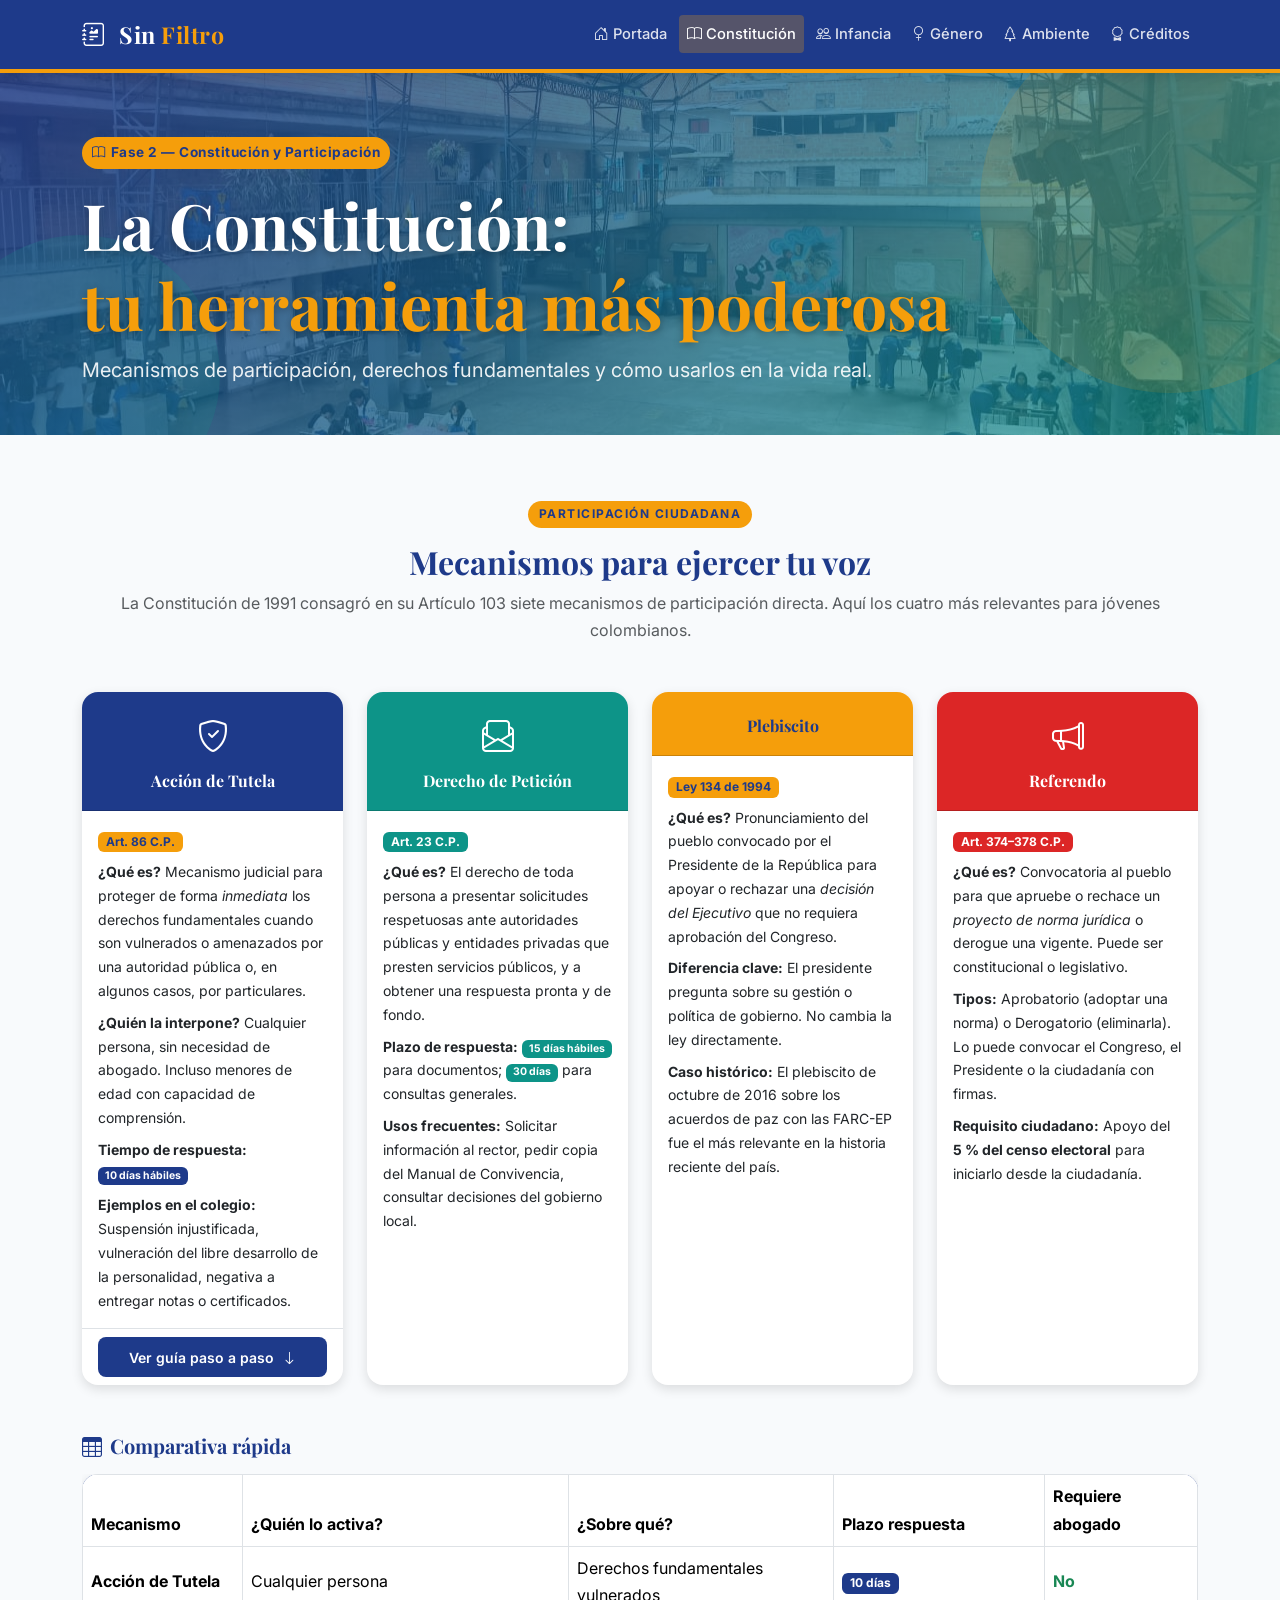
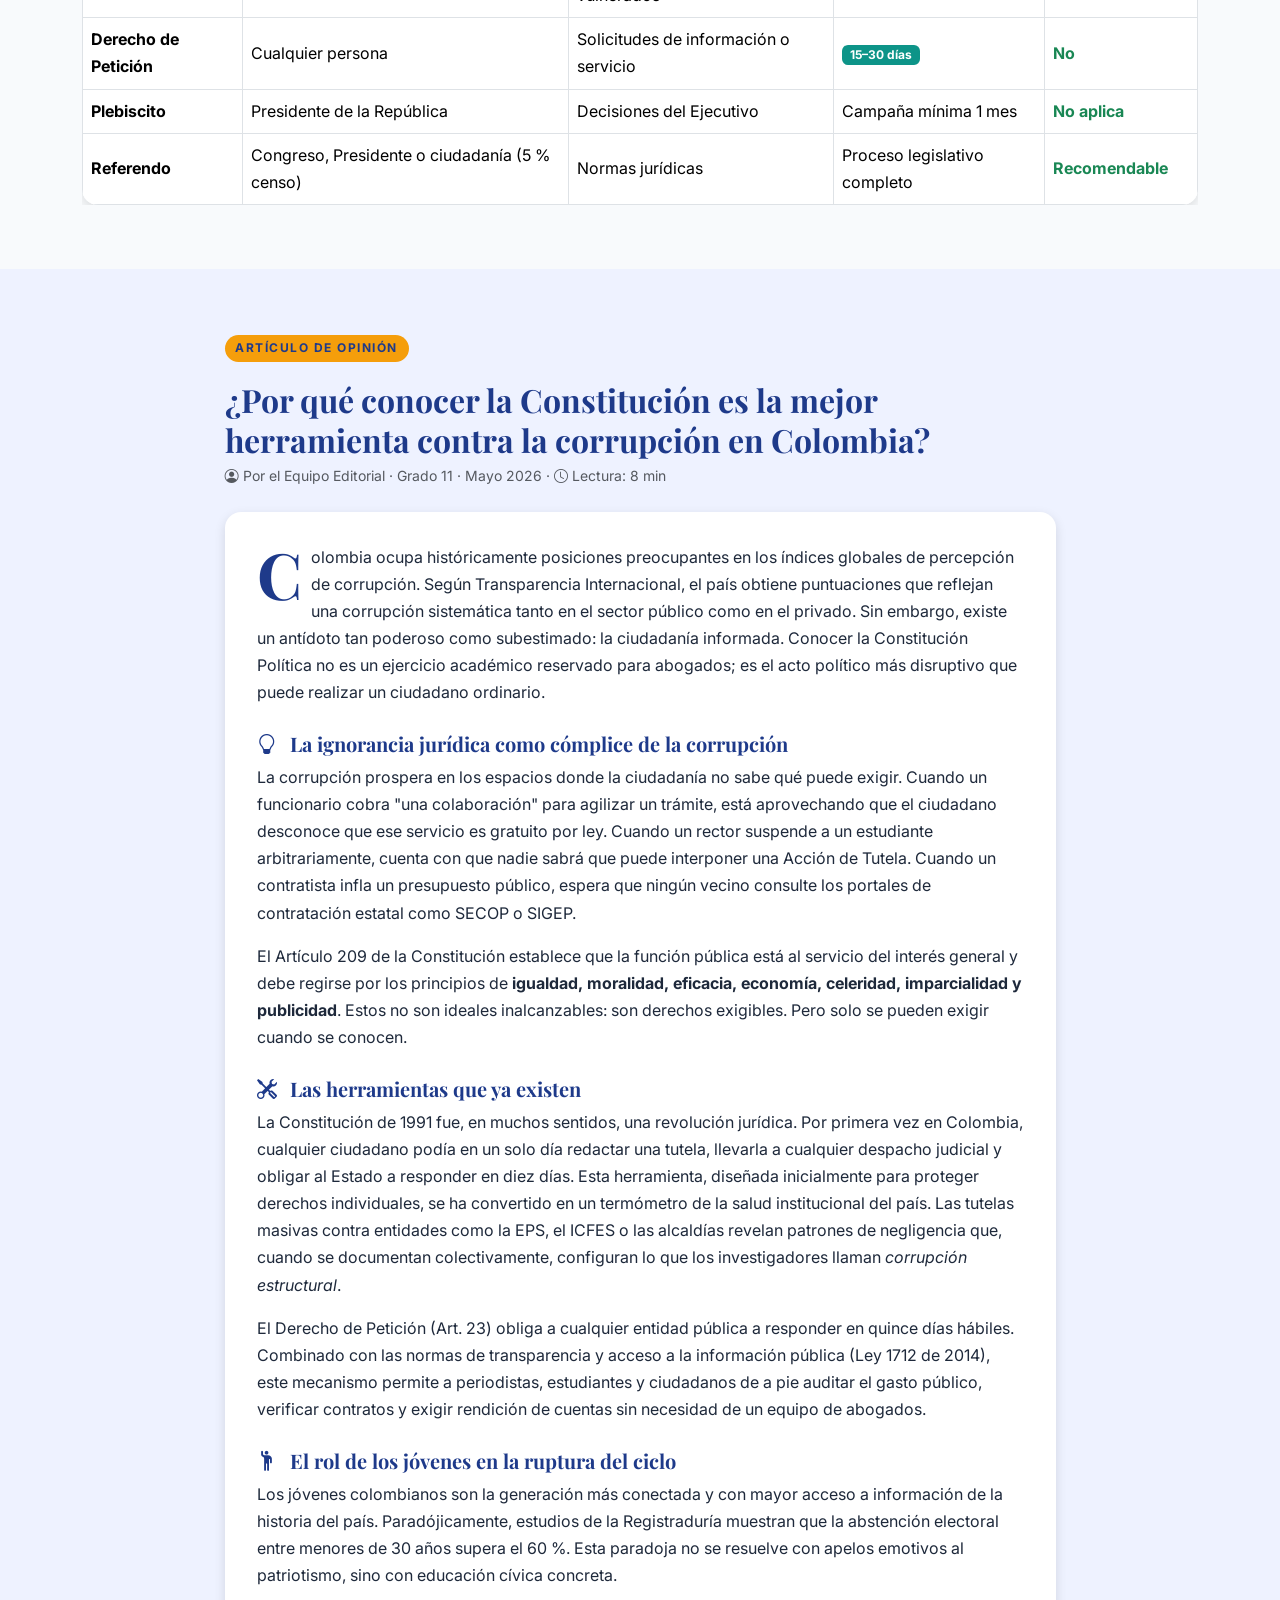
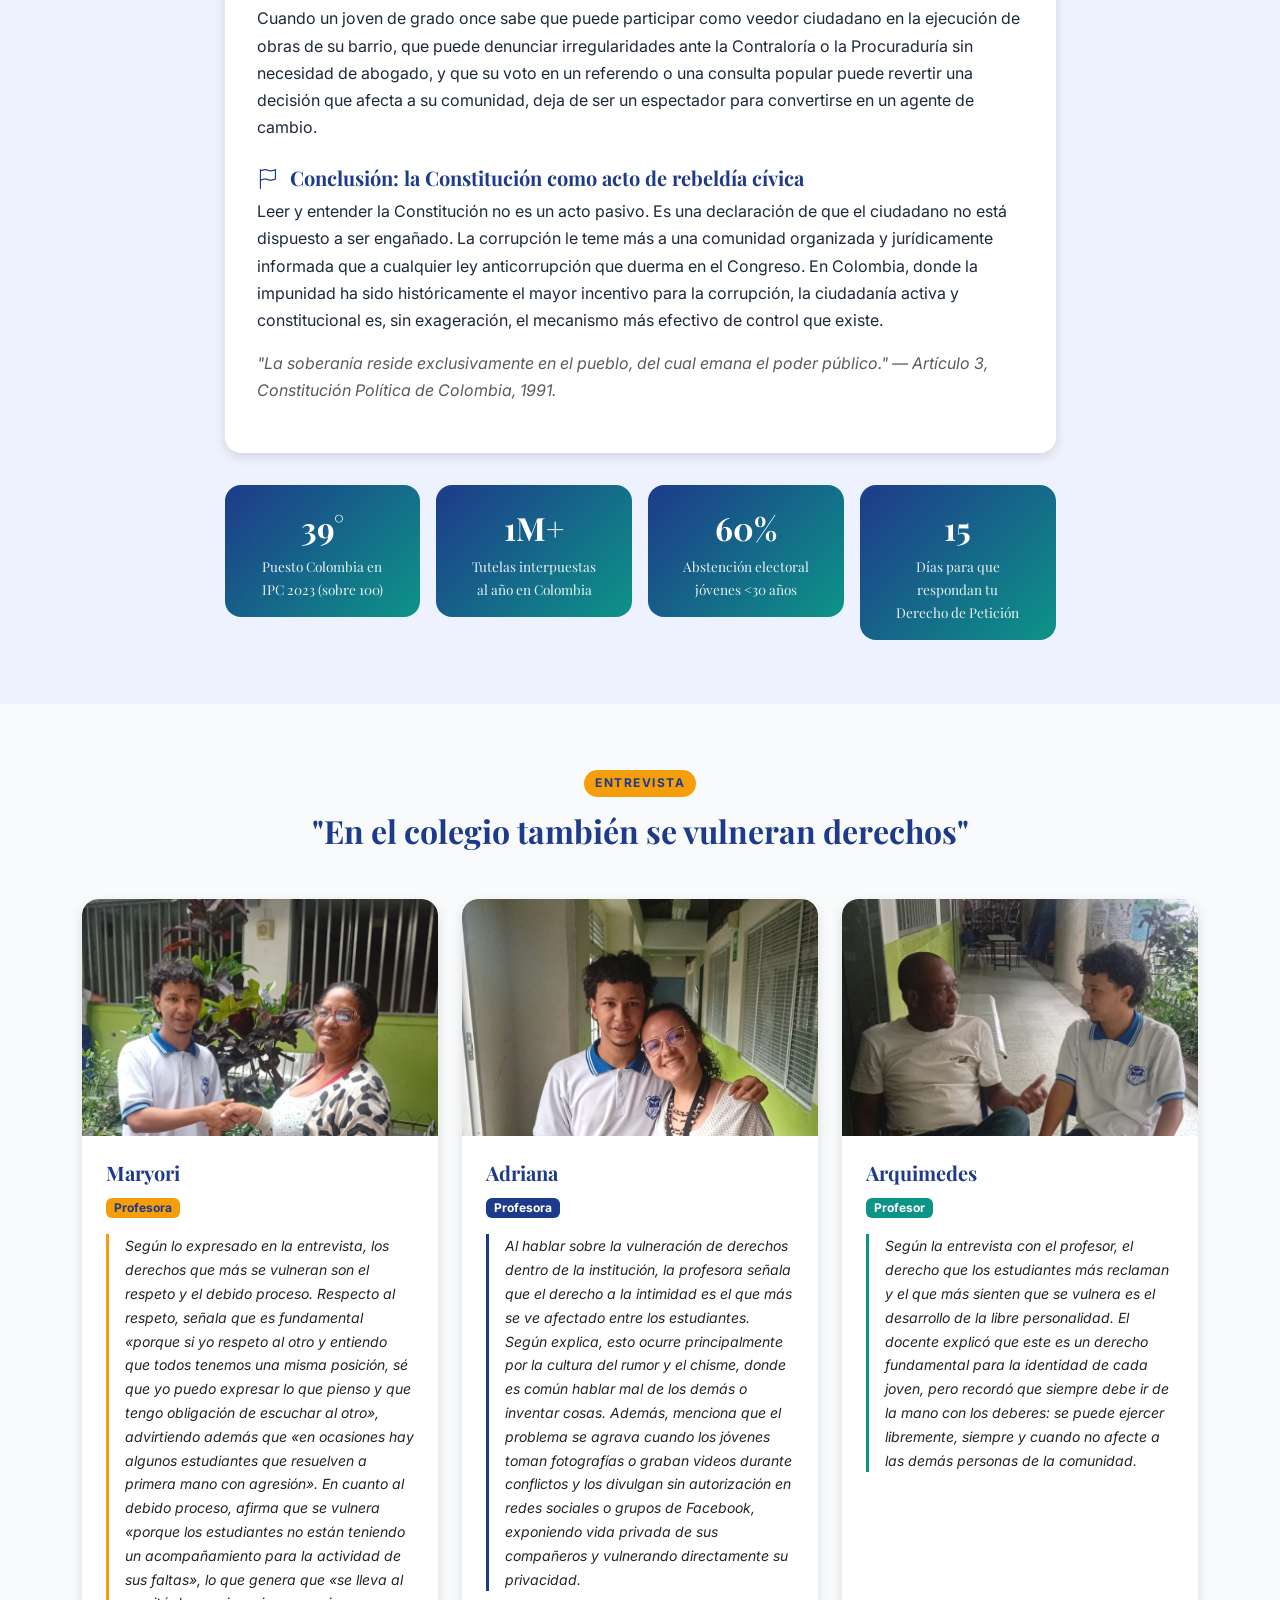
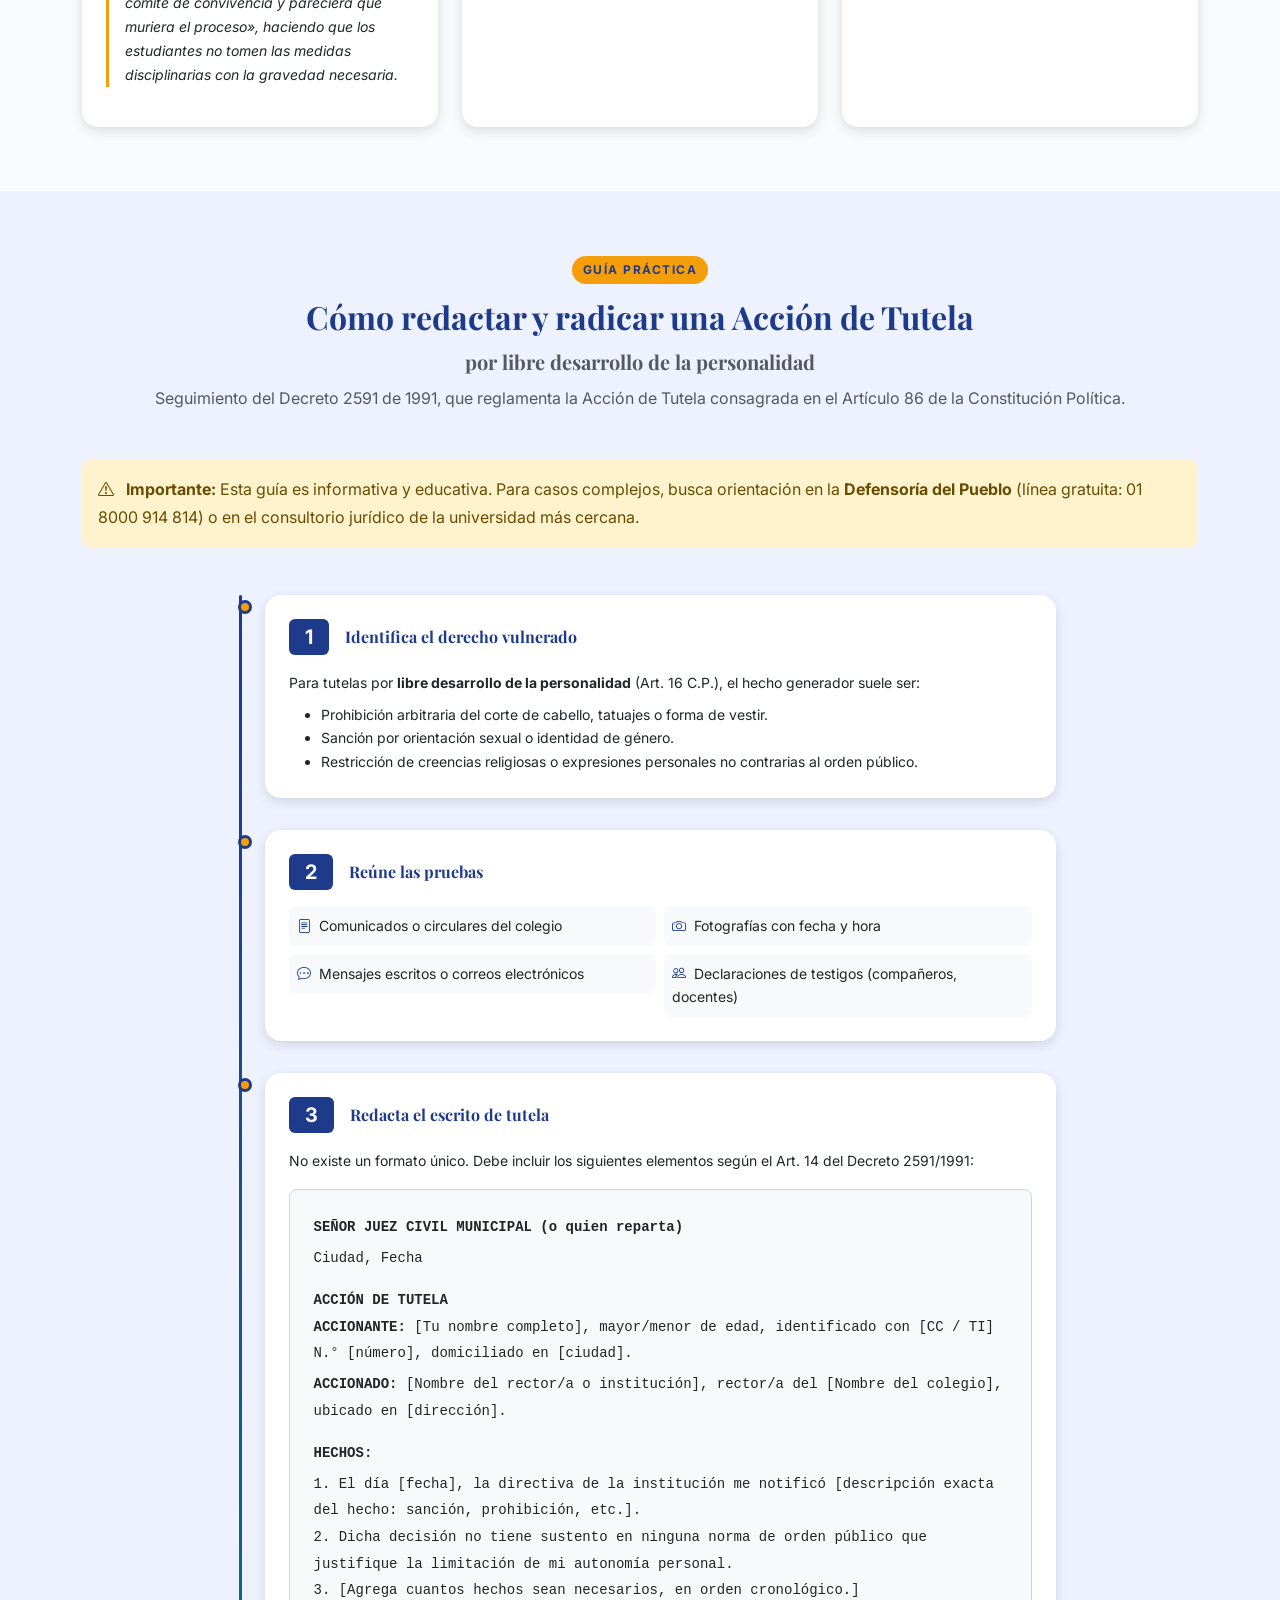
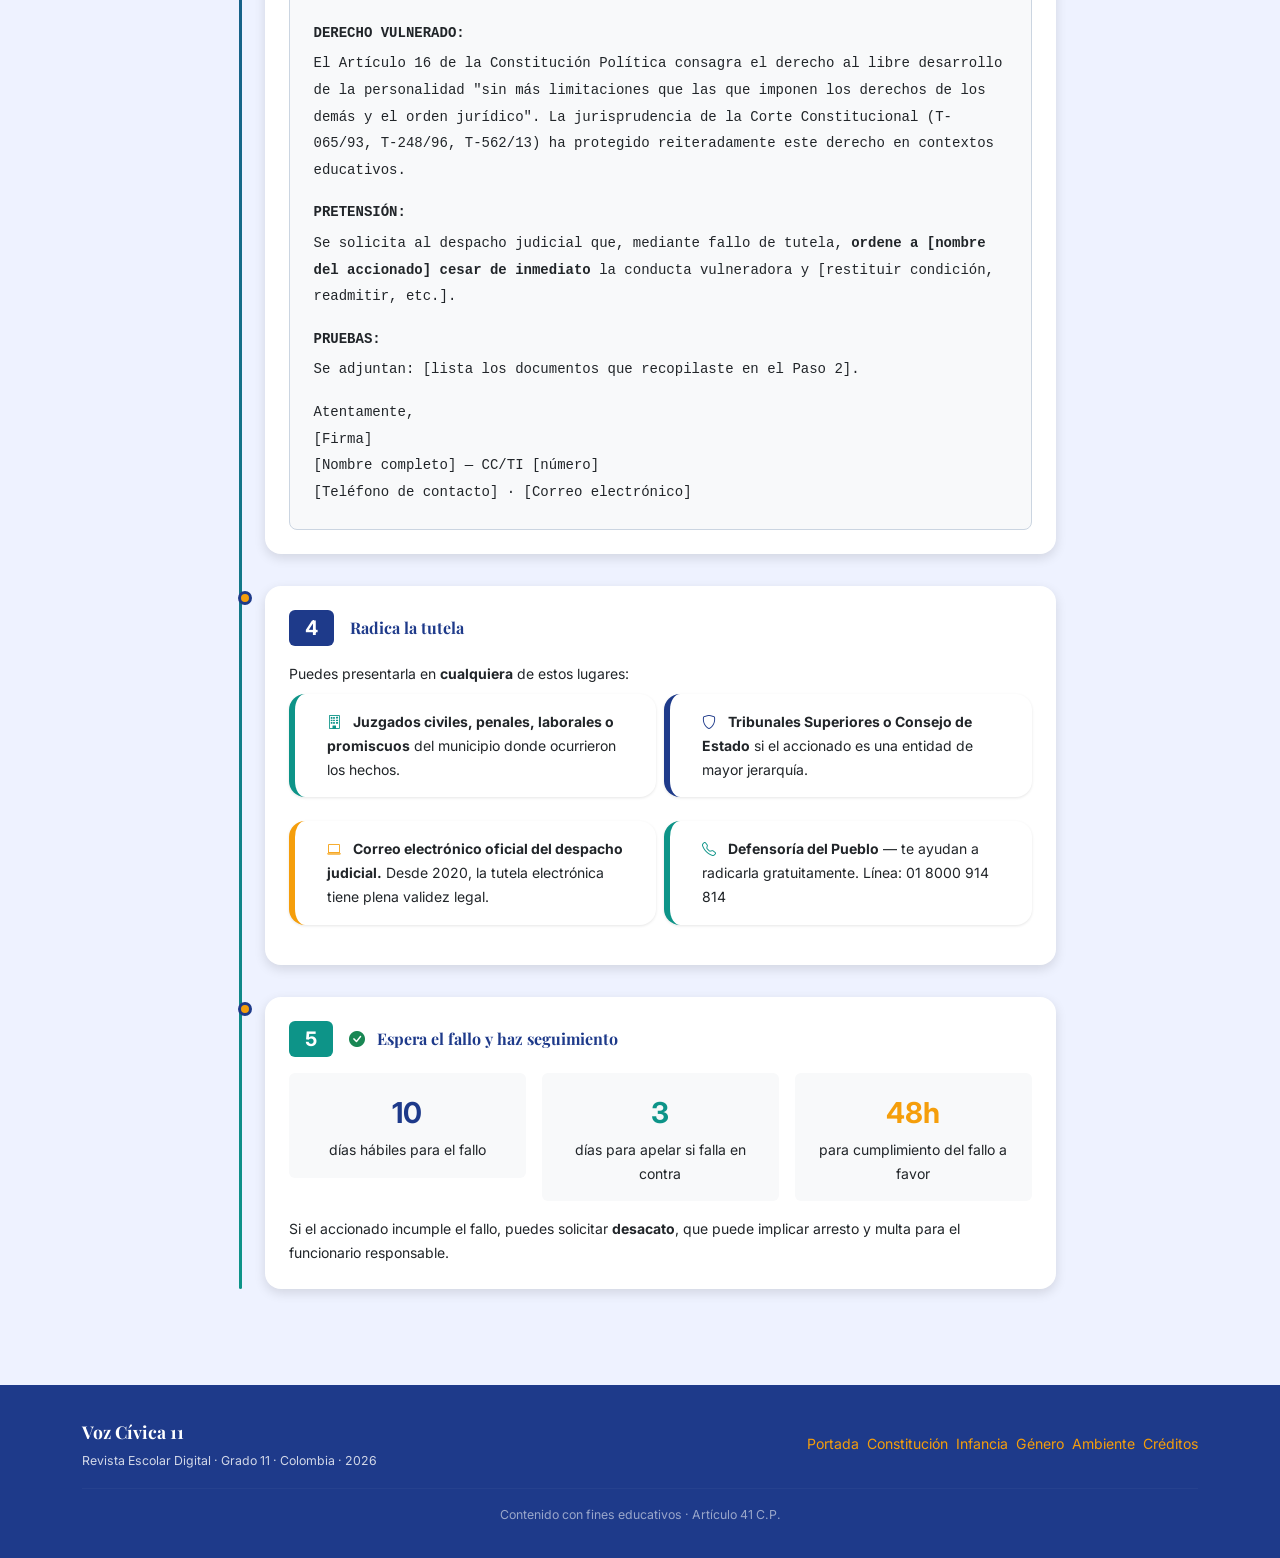
<file: constitucion.html>
<!DOCTYPE html>
<html lang="es">
<head>
  <meta charset="UTF-8" />
  <meta name="viewport" content="width=device-width, initial-scale=1.0" />
  <meta name="description"
    content="Constitución y Participación Ciudadana — Voz Cívica 11. Tutela, Derecho de Petición, Plebiscito, Referendo y artículo de opinión sobre corrupción." />
  <title>Constitución y Participación — Voz Cívica 11</title>

  <!-- Bootstrap 5 CSS -->
  <link rel="stylesheet"
    href="https://cdn.jsdelivr.net/npm/bootstrap@5.3.3/dist/css/bootstrap.min.css"
    integrity="sha384-QWTKZyjpPEjISv5WaRU9OFeRpok6YctnYmDr5pNlyT2bRjXh0JMhjY6hW+ALEwIH"
    crossorigin="anonymous" />
  <!-- Bootstrap Icons -->
  <link rel="stylesheet"
    href="https://cdn.jsdelivr.net/npm/bootstrap-icons@1.11.3/font/bootstrap-icons.min.css" />
  <!-- Google Fonts -->
  <link rel="preconnect" href="https://fonts.googleapis.com" />
  <link rel="preconnect" href="https://fonts.gstatic.com" crossorigin />
  <link href="https://fonts.googleapis.com/css2?family=Playfair+Display:wght@400;700;900&family=Inter:wght@400;500;600;700&display=swap"
    rel="stylesheet" />
  <!-- Estilos propios -->
  <link rel="stylesheet" href="css/styles.css" />
</head>

<body>

  <!-- ══════════════════════════════════════════════════════
       NAVBAR
       ══════════════════════════════════════════════════════ -->
  <nav class="navbar navbar-expand-lg navbar-revista sticky-top" aria-label="Navegación principal">
    <div class="container">
      <a class="navbar-brand" href="index.html">
        <i class="bi bi-journal-richtext me-2" aria-hidden="true"></i>
        Sin <span>Filtro</span>
      </a>
      <button class="navbar-toggler" type="button"
        data-bs-toggle="collapse" data-bs-target="#navPrincipal"
        aria-controls="navPrincipal" aria-expanded="false"
        aria-label="Abrir menú">
        <span class="navbar-toggler-icon"></span>
      </button>
      <div class="collapse navbar-collapse" id="navPrincipal">
        <ul class="navbar-nav ms-auto gap-1">
          <li class="nav-item"><a class="nav-link" href="index.html"><i class="bi bi-house-door me-1"></i>Portada</a></li>
          <li class="nav-item"><a class="nav-link" href="constitucion.html"><i class="bi bi-book me-1"></i>Constitución</a></li>
          <li class="nav-item"><a class="nav-link" href="infancia.html"><i class="bi bi-people me-1"></i>Infancia</a></li>
          <li class="nav-item"><a class="nav-link" href="genero.html"><i class="bi bi-gender-female me-1"></i>Género</a></li>
          <li class="nav-item"><a class="nav-link" href="ambiente.html"><i class="bi bi-tree me-1"></i>Ambiente</a></li>
          <li class="nav-item"><a class="nav-link" href="creditos.html"><i class="bi bi-award me-1"></i>Créditos</a></li>
        </ul>
      </div>
    </div>
  </nav>

  <!-- ══════════════════════════════════════════════════════
       HERO INTERNO
       ══════════════════════════════════════════════════════ -->
  <header class="hero-revista" role="banner" style="
  background-image: linear-gradient(135deg, rgba(30,58,138,0.80) 0%, rgba(13,148,136,0.70) 100%),
                    url('img/foto-hero.jpeg');
  background-size: cover;
  background-position: center;
  background-repeat: no-repeat;
">

    <div class="container position-relative" style="z-index:1;">
      <span class="badge-edicion mb-3 d-inline-block">
        <i class="bi bi-book me-1"></i>Fase 2 — Constitución y Participación
      </span>
      <h1 class="fade-in-up">
        La Constitución:<br>
        <span style="color:var(--color-acento);">tu herramienta más poderosa</span>
      </h1>
      <p class="subtitulo fade-in-up fade-in-up-delay-1">
        Mecanismos de participación, derechos fundamentales y cómo usarlos en la vida real.
      </p>
    </div>
  </header>

  <!-- ══════════════════════════════════════════════════════
       SECCIÓN 1 — MECANISMOS DE PARTICIPACIÓN (Cards)
       ══════════════════════════════════════════════════════ -->
  <section class="seccion" aria-labelledby="h2-mecanismos">
    <div class="container">

      <div class="text-center mb-5">
        <span class="etiqueta-seccion">Participación Ciudadana</span>
        <h2 id="h2-mecanismos" class="mt-1">Mecanismos para ejercer tu voz</h2>
        <p class="text-muted">
          La Constitución de 1991 consagró en su Artículo 103 siete mecanismos de
          participación directa. Aquí los cuatro más relevantes para jóvenes colombianos.
        </p>
      </div>

      <div class="row g-4">

        <!-- Card: Acción de Tutela -->
        <div class="col-md-6 col-lg-3 animacion-entrada" id="tutela">
          <div class="card-revista card h-100">
            <div class="card-header-revista card-header text-center py-3">
              <i class="bi bi-shield-check fs-2 d-block mb-1" aria-hidden="true"></i>
              Acción de Tutela
            </div>
            <div class="card-body p-3">
              <span class="badge badge-ambar badge mb-2">Art. 86 C.P.</span>
              <p class="small mb-2">
                <strong>¿Qué es?</strong> Mecanismo judicial para proteger de forma
                <em>inmediata</em> los derechos fundamentales cuando son vulnerados
                o amenazados por una autoridad pública o, en algunos casos, por particulares.
              </p>
              <p class="small mb-2">
                <strong>¿Quién la interpone?</strong> Cualquier persona, sin necesidad
                de abogado. Incluso menores de edad con capacidad de comprensión.
              </p>
              <p class="small mb-2">
                <strong>Tiempo de respuesta:</strong>
                <span class="badge badge-primario badge text-white">10 días hábiles</span>
              </p>
              <p class="small mb-0">
                <strong>Ejemplos en el colegio:</strong> Suspensión injustificada,
                vulneración del libre desarrollo de la personalidad, negativa
                a entregar notas o certificados.
              </p>
            </div>
            <div class="card-footer bg-transparent border-top">
              <a href="#guia-tutela" class="btn btn-sm btn-primario w-100">
                Ver guía paso a paso <i class="bi bi-arrow-down ms-1"></i>
              </a>
            </div>
          </div>
        </div>

        <!-- Card: Derecho de Petición -->
        <div class="col-md-6 col-lg-3 animacion-entrada">
          <div class="card-revista card h-100">
            <div class="card-header-revista card-header card-header-verde text-center py-3">
              <i class="bi bi-envelope-paper fs-2 d-block mb-1" aria-hidden="true"></i>
              Derecho de Petición
            </div>
            <div class="card-body p-3">
              <span class="badge badge-verde badge text-white mb-2">Art. 23 C.P.</span>
              <p class="small mb-2">
                <strong>¿Qué es?</strong> El derecho de toda persona a presentar
                solicitudes respetuosas ante autoridades públicas y entidades privadas
                que presten servicios públicos, y a obtener una respuesta pronta y de fondo.
              </p>
              <p class="small mb-2">
                <strong>Plazo de respuesta:</strong>
                <span class="badge badge-verde badge text-white">15 días hábiles</span>
                para documentos;
                <span class="badge badge-verde badge text-white">30 días</span>
                para consultas generales.
              </p>
              <p class="small mb-0">
                <strong>Usos frecuentes:</strong> Solicitar información al rector,
                pedir copia del Manual de Convivencia, consultar decisiones del gobierno local.
              </p>
            </div>
          </div>
        </div>

        <!-- Card: Plebiscito -->
        <div class="col-md-6 col-lg-3 animacion-entrada">
          <div class="card-revista card h-100">
            <div class="card-header-revista card-header card-header-ambar text-center py-3">
              <i class="bi bi-ballot fs-2 d-block mb-1" aria-hidden="true"></i>
              Plebiscito
            </div>
            <div class="card-body p-3">
              <span class="badge badge-ambar badge mb-2">Ley 134 de 1994</span>
              <p class="small mb-2">
                <strong>¿Qué es?</strong> Pronunciamiento del pueblo convocado por el
                Presidente de la República para apoyar o rechazar una <em>decisión del
                Ejecutivo</em> que no requiera aprobación del Congreso.
              </p>
              <p class="small mb-2">
                <strong>Diferencia clave:</strong> El presidente pregunta sobre su
                gestión o política de gobierno. No cambia la ley directamente.
              </p>
              <p class="small mb-0">
                <strong>Caso histórico:</strong> El plebiscito de octubre de 2016 sobre
                los acuerdos de paz con las FARC-EP fue el más relevante en la historia
                reciente del país.
              </p>
            </div>
          </div>
        </div>

        <!-- Card: Referendo -->
        <div class="col-md-6 col-lg-3 animacion-entrada">
          <div class="card-revista card h-100">
            <div class="card-header-revista card-header text-center py-3"
              style="background:var(--color-danger);">
              <i class="bi bi-megaphone fs-2 d-block mb-1" aria-hidden="true"></i>
              Referendo
            </div>
            <div class="card-body p-3">
              <span class="badge badge-danger badge text-white mb-2">Art. 374–378 C.P.</span>
              <p class="small mb-2">
                <strong>¿Qué es?</strong> Convocatoria al pueblo para que apruebe o
                rechace un <em>proyecto de norma jurídica</em> o derogue una vigente.
                Puede ser constitucional o legislativo.
              </p>
              <p class="small mb-2">
                <strong>Tipos:</strong> Aprobatorio (adoptar una norma) o
                Derogatorio (eliminarla). Lo puede convocar el Congreso,
                el Presidente o la ciudadanía con firmas.
              </p>
              <p class="small mb-0">
                <strong>Requisito ciudadano:</strong> Apoyo del
                <strong>5 % del censo electoral</strong> para iniciarlo desde la ciudadanía.
              </p>
            </div>
          </div>
        </div>

      </div><!-- /row mecanismos -->

      <!-- Tabla comparativa rápida -->
      <div class="mt-5 animacion-entrada">
        <h3 class="fs-5 text-primario mb-3">
          <i class="bi bi-table me-2" aria-hidden="true"></i>Comparativa rápida
        </h3>
        <div class="table-responsive">
          <table class="table tabla-violencias table-bordered align-middle mb-0">
            <thead>
              <tr>
                <th scope="col">Mecanismo</th>
                <th scope="col">¿Quién lo activa?</th>
                <th scope="col">¿Sobre qué?</th>
                <th scope="col">Plazo respuesta</th>
                <th scope="col">Requiere abogado</th>
              </tr>
            </thead>
            <tbody>
              <tr>
                <td><strong>Acción de Tutela</strong></td>
                <td>Cualquier persona</td>
                <td>Derechos fundamentales vulnerados</td>
                <td><span class="badge badge-primario badge text-white">10 días</span></td>
                <td><span class="text-success fw-bold">No</span></td>
              </tr>
              <tr>
                <td><strong>Derecho de Petición</strong></td>
                <td>Cualquier persona</td>
                <td>Solicitudes de información o servicio</td>
                <td><span class="badge badge-verde badge text-white">15–30 días</span></td>
                <td><span class="text-success fw-bold">No</span></td>
              </tr>
              <tr>
                <td><strong>Plebiscito</strong></td>
                <td>Presidente de la República</td>
                <td>Decisiones del Ejecutivo</td>
                <td>Campaña mínima 1 mes</td>
                <td><span class="text-success fw-bold">No aplica</span></td>
              </tr>
              <tr>
                <td><strong>Referendo</strong></td>
                <td>Congreso, Presidente o ciudadanía (5 % censo)</td>
                <td>Normas jurídicas</td>
                <td>Proceso legislativo completo</td>
                <td><span class="text-success fw-bold">Recomendable</span></td>
              </tr>
            </tbody>
          </table>
        </div>
      </div>

    </div>
  </section>


  <!-- ══════════════════════════════════════════════════════
       SECCIÓN 2 — ARTÍCULO DE OPINIÓN
       ══════════════════════════════════════════════════════ -->
  <section class="seccion-alt" aria-labelledby="h2-opinion">
    <div class="container">
      <div class="row justify-content-center">
        <div class="col-lg-9">

          <span class="etiqueta-seccion">Artículo de Opinión</span>
          <h2 id="h2-opinion" class="mt-2 mb-1">
            ¿Por qué conocer la Constitución es la mejor herramienta contra la corrupción en Colombia?
          </h2>
          <p class="text-muted small mb-4">
            <i class="bi bi-person-circle me-1"></i>Por el Equipo Editorial · Grado 11 ·
            <time datetime="2026-05-01">Mayo 2026</time> ·
            <i class="bi bi-clock me-1"></i>Lectura: 8 min
          </p>

          <article class="articulo-opinion">
            <p class="drop-cap">
              Colombia ocupa históricamente posiciones preocupantes en los índices
              globales de percepción de corrupción. Según Transparencia Internacional,
              el país obtiene puntuaciones que reflejan una corrupción sistemática tanto
              en el sector público como en el privado. Sin embargo, existe un antídoto
              tan poderoso como subestimado: la ciudadanía informada. Conocer la
              Constitución Política no es un ejercicio académico reservado para abogados;
              es el acto político más disruptivo que puede realizar un ciudadano ordinario.
            </p>

            <h3 class="fs-5 mt-4 mb-2 text-primario">
              <i class="bi bi-lightbulb me-2" aria-hidden="true"></i>
              La ignorancia jurídica como cómplice de la corrupción
            </h3>
            <p>
              La corrupción prospera en los espacios donde la ciudadanía no sabe
              qué puede exigir. Cuando un funcionario cobra "una colaboración" para
              agilizar un trámite, está aprovechando que el ciudadano desconoce que
              ese servicio es gratuito por ley. Cuando un rector suspende a un
              estudiante arbitrariamente, cuenta con que nadie sabrá que puede
              interponer una Acción de Tutela. Cuando un contratista infla un
              presupuesto público, espera que ningún vecino consulte los portales
              de contratación estatal como SECOP o SIGEP.
            </p>
            <p>
              El Artículo 209 de la Constitución establece que la función pública
              está al servicio del interés general y debe regirse por los principios de
              <strong>igualdad, moralidad, eficacia, economía, celeridad, imparcialidad
              y publicidad</strong>. Estos no son ideales inalcanzables: son derechos
              exigibles. Pero solo se pueden exigir cuando se conocen.
            </p>

            <h3 class="fs-5 mt-4 mb-2 text-primario">
              <i class="bi bi-tools me-2" aria-hidden="true"></i>
              Las herramientas que ya existen
            </h3>
            <p>
              La Constitución de 1991 fue, en muchos sentidos, una revolución jurídica.
              Por primera vez en Colombia, cualquier ciudadano podía en un solo día
              redactar una tutela, llevarla a cualquier despacho judicial y obligar al
              Estado a responder en diez días. Esta herramienta, diseñada inicialmente
              para proteger derechos individuales, se ha convertido en un termómetro
              de la salud institucional del país. Las tutelas masivas contra entidades
              como la EPS, el ICFES o las alcaldías revelan patrones de negligencia
              que, cuando se documentan colectivamente, configuran lo que los
              investigadores llaman <em>corrupción estructural</em>.
            </p>
            <p>
              El Derecho de Petición (Art. 23) obliga a cualquier entidad pública a
              responder en quince días hábiles. Combinado con las normas de transparencia
              y acceso a la información pública (Ley 1712 de 2014), este mecanismo
              permite a periodistas, estudiantes y ciudadanos de a pie auditar el gasto
              público, verificar contratos y exigir rendición de cuentas sin necesidad
              de un equipo de abogados.
            </p>

            <h3 class="fs-5 mt-4 mb-2 text-primario">
              <i class="bi bi-person-raised-hand me-2" aria-hidden="true"></i>
              El rol de los jóvenes en la ruptura del ciclo
            </h3>
            <p>
              Los jóvenes colombianos son la generación más conectada y con mayor
              acceso a información de la historia del país. Paradójicamente, estudios
              de la Registraduría muestran que la abstención electoral entre menores
              de 30 años supera el 60 %. Esta paradoja no se resuelve con apelos
              emotivos al patriotismo, sino con educación cívica concreta.
            </p>
            <p>
              Cuando un joven de grado once sabe que puede participar como
              veedor ciudadano en la ejecución de obras de su barrio, que puede
              denunciar irregularidades ante la Contraloría o la Procuraduría sin
              necesidad de abogado, y que su voto en un referendo o una consulta
              popular puede revertir una decisión que afecta a su comunidad, deja
              de ser un espectador para convertirse en un agente de cambio.
            </p>

            <h3 class="fs-5 mt-4 mb-2 text-primario">
              <i class="bi bi-flag me-2" aria-hidden="true"></i>
              Conclusión: la Constitución como acto de rebeldía cívica
            </h3>
            <p>
              Leer y entender la Constitución no es un acto pasivo. Es una declaración
              de que el ciudadano no está dispuesto a ser engañado. La corrupción le
              teme más a una comunidad organizada y jurídicamente informada que a
              cualquier ley anticorrupción que duerma en el Congreso. En Colombia,
              donde la impunidad ha sido históricamente el mayor incentivo para la
              corrupción, la ciudadanía activa y constitucional es, sin exageración,
              el mecanismo más efectivo de control que existe.
            </p>
            <p class="fst-italic text-muted">
              "La soberanía reside exclusivamente en el pueblo, del cual emana el poder público."
              — Artículo 3, Constitución Política de Colombia, 1991.
            </p>
          </article>

          <!-- Datos de contexto -->
          <div class="row g-3 mt-3">
            <div class="col-6 col-md-3">
              <div class="dato-destacado">
                39°
                <small>Puesto Colombia en IPC 2023 (sobre 100)</small>
              </div>
            </div>
            <div class="col-6 col-md-3">
              <div class="dato-destacado">
                1M+
                <small>Tutelas interpuestas al año en Colombia</small>
              </div>
            </div>
            <div class="col-6 col-md-3">
              <div class="dato-destacado">
                60%
                <small>Abstención electoral jóvenes &lt;30 años</small>
              </div>
            </div>
            <div class="col-6 col-md-3">
              <div class="dato-destacado">
                15
                <small>Días para que respondan tu Derecho de Petición</small>
              </div>
            </div>
          </div>

        </div>
      </div>
    </div>
  </section>


  <!-- ══════════════════════════════════════════════════════
       SECCIÓN 3 — ENTREVISTA: DERECHOS EN EL COLEGIO
       ══════════════════════════════════════════════════════ -->
  <section class="seccion" aria-labelledby="h2-entrevista">
    <div class="container">

      <div class="text-center mb-5">
        <span class="etiqueta-seccion">Entrevista</span>
        <h2 id="h2-entrevista" class="mt-1">
          "En el colegio también se vulneran derechos"
        </h2>
      </div>

      <div class="row g-4">

        <!-- Entrevistado 1 -->
        <div class="col-md-4 animacion-entrada">
          <div class="card-revista card h-100 p-0 overflow-hidden">
            <!-- Espacio para fotografía -->
            <img src="img/Foto1.jpeg"
                alt="Maryori, Profesora"
                style="width:100%; aspect-ratio:3/2; object-fit:cover; object-position:50% 20%;
               border-radius:var(--radio-lg) var(--radio-lg) 0 0;">

            <div class="card-body p-4">
              <h3 class="fs-5 text-primario">Maryori</h3>
              <span class="badge badge-ambar badge mb-3">Profesora</span>
              <blockquote class="border-start border-3 ps-3 fst-italic small"
                style="border-color:var(--color-acento)!important;">
                 Según lo expresado en la entrevista, los derechos que más se vulneran
                 son el respeto y el debido proceso. Respecto al respeto, señala que 
                 es fundamental «porque si yo respeto al otro y entiendo que todos tenemos 
                 una misma posición, sé que yo puedo expresar lo que pienso y que tengo obligación 
                 de escuchar al otro», advirtiendo además que «en ocasiones hay algunos estudiantes
                 que resuelven a primera mano con agresión». En cuanto al debido proceso, afirma
                 que se vulnera «porque los estudiantes no están teniendo un acompañamiento
                 para la actividad de sus faltas», lo que genera que «se lleva al comité de
                 convivencia y pareciera que muriera el proceso», haciendo que los
                 estudiantes no tomen las medidas disciplinarias con la gravedad necesaria.
              </blockquote>
              
            </div>
          </div>
        </div>

        <!-- Entrevistado 2 -->
        <div class="col-md-4 animacion-entrada">
          <div class="card-revista card h-100 p-0 overflow-hidden">
            <img src="img/Foto2.jpeg"
                 alt="Adriana, Profesora"
                 style="width:100%; aspect-ratio:3/2; object-fit:cover; object-position: 50% 20%;
                border-radius:var(--radio-lg) var(--radio-lg) 0 0;">

            <div class="card-body p-4">
              <h3 class="fs-5 text-primario">Adriana</h3>
              <span class="badge badge-primario badge text-white mb-3">Profesora</span>
              <blockquote class="border-start border-3 ps-3 fst-italic small"
                style="border-color:var(--color-primario)!important;">
                Al hablar sobre la vulneración de derechos dentro de la institución,
                 la profesora señala que el derecho a la intimidad es el que más se
                 ve afectado entre los estudiantes.
                 Según explica, esto ocurre principalmente por la cultura del rumor
                  y el chisme, donde es común hablar mal de los demás o inventar cosas.
                 Además, menciona que el problema se agrava cuando los jóvenes toman 
                 fotografías o graban videos durante conflictos y los divulgan sin
                autorización en redes sociales o grupos de Facebook, exponiendo
                 vida privada de sus compañeros y vulnerando directamente su privacidad.
              </blockquote>
              
            </div>
          </div>
        </div>

        <!-- Entrevistado 3 -->
        <div class="col-md-4 animacion-entrada">
          <div class="card-revista card h-100 p-0 overflow-hidden">
            <img src="img/Foto3.jpeg"
                 alt="Arquimedes, profesor"
                 style="width:100%; aspect-ratio:3/2; object-fit:cover; object-position: 50% 30%;
                 border-radius:var(--radio-lg) var(--radio-lg) 0 0;">

            <div class="card-body p-4">
              <h3 class="fs-5 text-primario">Arquimedes</h3>
              <span class="badge badge-verde badge text-white mb-3">Profesor</span>
              <blockquote class="border-start border-3 ps-3 fst-italic small"
                style="border-color:var(--color-secundario)!important;">
                Según la entrevista con el profesor, el derecho que los estudiantes
                 más reclaman y el que más sienten que se vulnera es el desarrollo 
                 de la libre personalidad.

                 El docente explicó que este es un derecho fundamental para la
                 identidad de cada joven, pero recordó que siempre debe ir de la mano
                 con los deberes: se puede ejercer libremente, siempre y cuando 
                 no afecte a las demás personas de la comunidad.
              </blockquote>
            </div>
          </div>
        </div>

      </div><!-- /row entrevistas -->
    </div>
  </section>


  <!-- ══════════════════════════════════════════════════════
       SECCIÓN 4 — GUÍA PASO A PASO: ACCIÓN DE TUTELA
       ══════════════════════════════════════════════════════ -->
  <section class="seccion-alt" id="guia-tutela" aria-labelledby="h2-guia-tutela">
    <div class="container">

      <div class="text-center mb-5">
        <span class="etiqueta-seccion">Guía Práctica</span>
        <h2 id="h2-guia-tutela" class="mt-1">
          Cómo redactar y radicar una Acción de Tutela
          <br><small class="fs-5 text-muted">por libre desarrollo de la personalidad</small>
        </h2>
        <p class="text-muted">
          Seguimiento del Decreto 2591 de 1991, que reglamenta la Acción de Tutela
          consagrada en el Artículo 86 de la Constitución Política.
        </p>
      </div>

      <!-- Alerta antes de empezar -->
      <div class="alert alert-warning border-0 rounded-3 mb-5" role="note">
        <i class="bi bi-exclamation-triangle me-2" aria-hidden="true"></i>
        <strong>Importante:</strong> Esta guía es informativa y educativa.
        Para casos complejos, busca orientación en la
        <strong>Defensoría del Pueblo</strong> (línea gratuita: 01 8000 914 814) o
        en el consultorio jurídico de la universidad más cercana.
      </div>

      <div class="row justify-content-center">
        <div class="col-lg-9">

          <!-- Timeline de pasos -->
          <div class="timeline">

            <!-- Paso 1 -->
            <div class="timeline-item animacion-entrada">
              <div class="card-revista card p-4">
                <div class="d-flex align-items-center gap-3 mb-3">
                  <span class="badge badge-primario badge text-white fs-5 px-3 py-2">1</span>
                  <h3 class="timeline-titulo mb-0">Identifica el derecho vulnerado</h3>
                </div>
                <p class="small mb-2">
                  Para tutelas por <strong>libre desarrollo de la personalidad</strong>
                  (Art. 16 C.P.), el hecho generador suele ser:
                </p>
                <ul class="small mb-0">
                  <li>Prohibición arbitraria del corte de cabello, tatuajes o forma de vestir.</li>
                  <li>Sanción por orientación sexual o identidad de género.</li>
                  <li>Restricción de creencias religiosas o expresiones personales
                      no contrarias al orden público.</li>
                </ul>
              </div>
            </div>

            <!-- Paso 2 -->
            <div class="timeline-item animacion-entrada">
              <div class="card-revista card p-4">
                <div class="d-flex align-items-center gap-3 mb-3">
                  <span class="badge badge-primario badge text-white fs-5 px-3 py-2">2</span>
                  <h3 class="timeline-titulo mb-0">Reúne las pruebas</h3>
                </div>
                <div class="row g-2">
                  <div class="col-6">
                    <div class="bg-light rounded p-2 small">
                      <i class="bi bi-file-text me-1 text-primario" aria-hidden="true"></i>
                      Comunicados o circulares del colegio
                    </div>
                  </div>
                  <div class="col-6">
                    <div class="bg-light rounded p-2 small">
                      <i class="bi bi-camera me-1 text-primario" aria-hidden="true"></i>
                      Fotografías con fecha y hora
                    </div>
                  </div>
                  <div class="col-6">
                    <div class="bg-light rounded p-2 small">
                      <i class="bi bi-chat-dots me-1 text-primario" aria-hidden="true"></i>
                      Mensajes escritos o correos electrónicos
                    </div>
                  </div>
                  <div class="col-6">
                    <div class="bg-light rounded p-2 small">
                      <i class="bi bi-people me-1 text-primario" aria-hidden="true"></i>
                      Declaraciones de testigos (compañeros, docentes)
                    </div>
                  </div>
                </div>
              </div>
            </div>

            <!-- Paso 3 -->
            <div class="timeline-item animacion-entrada">
              <div class="card-revista card p-4">
                <div class="d-flex align-items-center gap-3 mb-3">
                  <span class="badge badge-primario badge text-white fs-5 px-3 py-2">3</span>
                  <h3 class="timeline-titulo mb-0">Redacta el escrito de tutela</h3>
                </div>
                <p class="small mb-3">
                  No existe un formato único. Debe incluir los siguientes elementos
                  según el Art. 14 del Decreto 2591/1991:
                </p>

                <!-- Modelo de escrito -->
                <div class="bg-light border rounded-3 p-4 small font-mono"
                  style="font-family:var(--fuente-mono); line-height:1.9; border-color:#cbd5e1!important;">
                  <p class="mb-1"><strong>SEÑOR JUEZ CIVIL MUNICIPAL (o quien reparta)</strong></p>
                  <p class="mb-3">Ciudad, Fecha</p>

                  <p class="mb-1">
                    <strong>ACCIÓN DE TUTELA</strong><br>
                    <strong>ACCIONANTE:</strong> [Tu nombre completo], mayor/menor de edad,
                    identificado con [CC / TI] N.° [número], domiciliado en [ciudad].
                  </p>
                  <p class="mb-1">
                    <strong>ACCIONADO:</strong> [Nombre del rector/a o institución],
                    rector/a del [Nombre del colegio], ubicado en [dirección].
                  </p>

                  <p class="mt-3 mb-1"><strong>HECHOS:</strong></p>
                  <p class="mb-1">
                    1. El día [fecha], la directiva de la institución me notificó
                    [descripción exacta del hecho: sanción, prohibición, etc.].<br>
                    2. Dicha decisión no tiene sustento en ninguna norma de orden
                    público que justifique la limitación de mi autonomía personal.<br>
                    3. [Agrega cuantos hechos sean necesarios, en orden cronológico.]
                  </p>

                  <p class="mt-3 mb-1"><strong>DERECHO VULNERADO:</strong></p>
                  <p class="mb-1">
                    El Artículo 16 de la Constitución Política consagra el derecho
                    al libre desarrollo de la personalidad "sin más limitaciones que
                    las que imponen los derechos de los demás y el orden jurídico".
                    La jurisprudencia de la Corte Constitucional (T-065/93, T-248/96,
                    T-562/13) ha protegido reiteradamente este derecho en contextos educativos.
                  </p>

                  <p class="mt-3 mb-1"><strong>PRETENSIÓN:</strong></p>
                  <p class="mb-1">
                    Se solicita al despacho judicial que, mediante fallo de tutela,
                    <strong>ordene a [nombre del accionado] cesar de inmediato</strong>
                    la conducta vulneradora y [restituir condición, readmitir, etc.].
                  </p>

                  <p class="mt-3 mb-1"><strong>PRUEBAS:</strong></p>
                  <p class="mb-1">
                    Se adjuntan: [lista los documentos que recopilaste en el Paso 2].
                  </p>

                  <p class="mt-3 mb-0">
                    Atentamente,<br>
                    [Firma]<br>
                    [Nombre completo] — CC/TI [número]<br>
                    [Teléfono de contacto] · [Correo electrónico]
                  </p>
                </div>
              </div>
            </div>

            <!-- Paso 4 -->
            <div class="timeline-item animacion-entrada">
              <div class="card-revista card p-4">
                <div class="d-flex align-items-center gap-3 mb-3">
                  <span class="badge badge-primario badge text-white fs-5 px-3 py-2">4</span>
                  <h3 class="timeline-titulo mb-0">Radica la tutela</h3>
                </div>
                <p class="small mb-2">
                  Puedes presentarla en <strong>cualquiera</strong> de estos lugares:
                </p>
                <div class="row g-2 small">
                  <div class="col-md-6">
                    <div class="directorio-card icbf">
                      <i class="bi bi-building me-2 text-secundario" aria-hidden="true"></i>
                      <strong>Juzgados civiles, penales, laborales o promiscuos</strong>
                      del municipio donde ocurrieron los hechos.
                    </div>
                  </div>
                  <div class="col-md-6">
                    <div class="directorio-card comisaria">
                      <i class="bi bi-shield me-2 text-primario" aria-hidden="true"></i>
                      <strong>Tribunales Superiores o Consejo de Estado</strong>
                      si el accionado es una entidad de mayor jerarquía.
                    </div>
                  </div>
                  <div class="col-md-6">
                    <div class="directorio-card policia">
                      <i class="bi bi-laptop me-2 text-acento" aria-hidden="true"></i>
                      <strong>Correo electrónico oficial del despacho judicial.</strong>
                      Desde 2020, la tutela electrónica tiene plena validez legal.
                    </div>
                  </div>
                  <div class="col-md-6">
                    <div class="directorio-card icbf">
                      <i class="bi bi-telephone me-2 text-secundario" aria-hidden="true"></i>
                      <strong>Defensoría del Pueblo</strong> — te ayudan a radicarla
                      gratuitamente. Línea: 01 8000 914 814
                    </div>
                  </div>
                </div>
              </div>
            </div>

            <!-- Paso 5 -->
            <div class="timeline-item animacion-entrada">
              <div class="card-revista card p-4">
                <div class="d-flex align-items-center gap-3 mb-3">
                  <span class="badge badge-verde badge text-white fs-5 px-3 py-2">5</span>
                  <h3 class="timeline-titulo mb-0">
                    <i class="bi bi-check-circle-fill text-success me-2" aria-hidden="true"></i>
                    Espera el fallo y haz seguimiento
                  </h3>
                </div>
                <div class="row g-3 small">
                  <div class="col-sm-4">
                    <div class="text-center p-3 bg-light rounded">
                      <strong style="font-size:1.8rem; color:var(--color-primario);">10</strong>
                      <p class="mb-0">días hábiles para el fallo</p>
                    </div>
                  </div>
                  <div class="col-sm-4">
                    <div class="text-center p-3 bg-light rounded">
                      <strong style="font-size:1.8rem; color:var(--color-secundario);">3</strong>
                      <p class="mb-0">días para apelar si falla en contra</p>
                    </div>
                  </div>
                  <div class="col-sm-4">
                    <div class="text-center p-3 bg-light rounded">
                      <strong style="font-size:1.8rem; color:var(--color-acento);">48h</strong>
                      <p class="mb-0">para cumplimiento del fallo a favor</p>
                    </div>
                  </div>
                </div>
                <p class="small mt-3 mb-0">
                  Si el accionado incumple el fallo, puedes solicitar
                  <strong>desacato</strong>, que puede implicar arresto y multa
                  para el funcionario responsable.
                </p>
              </div>
            </div>

          </div><!-- /timeline -->
        </div>
      </div>
    </div>
  </section>


  <!-- ══════════════════════════════════════════════════════
       PIE DE PÁGINA
       ══════════════════════════════════════════════════════ -->
  <footer class="footer-revista" role="contentinfo">
    <div class="container">
      <div class="row align-items-center">
        <div class="col-md-6 mb-3 mb-md-0">
          <strong style="font-family:var(--fuente-titular);font-size:1.1rem;color:#fff;">
            Voz Cívica 11
          </strong>
          <p class="mb-0 mt-1 small">
            Revista Escolar Digital · Grado 11 · Colombia · <span id="ano-footer"></span>
          </p>
        </div>
        <div class="col-md-6 text-md-end">
          <nav aria-label="Pie de página">
            <ul class="list-unstyled d-flex flex-wrap justify-content-md-end gap-2 mb-0">
              <li><a href="index.html">Portada</a></li>
              <li><a href="constitucion.html">Constitución</a></li>
              <li><a href="infancia.html">Infancia</a></li>
              <li><a href="genero.html">Género</a></li>
              <li><a href="ambiente.html">Ambiente</a></li>
              <li><a href="creditos.html">Créditos</a></li>
            </ul>
          </nav>
        </div>
      </div>
      <hr class="footer-linea my-3" />
      <p class="text-center small mb-0" style="color:rgba(255,255,255,.55);">
        Contenido con fines educativos · Artículo 41 C.P.
      </p>
    </div>
  </footer>

  <!-- Bootstrap 5 JS Bundle -->
  <script src="https://cdn.jsdelivr.net/npm/bootstrap@5.3.3/dist/js/bootstrap.bundle.min.js"
    integrity="sha384-YvpcrYf0tY3lHB60NNkmXc4s9bIOgUxi8T/jzmCAtVHRm5C1BR08LpCIoJOzA9V"
    crossorigin="anonymous"></script>
  <!-- JS propio -->
  <script src="js/main.js"></script>

</body>
</html>
</file>
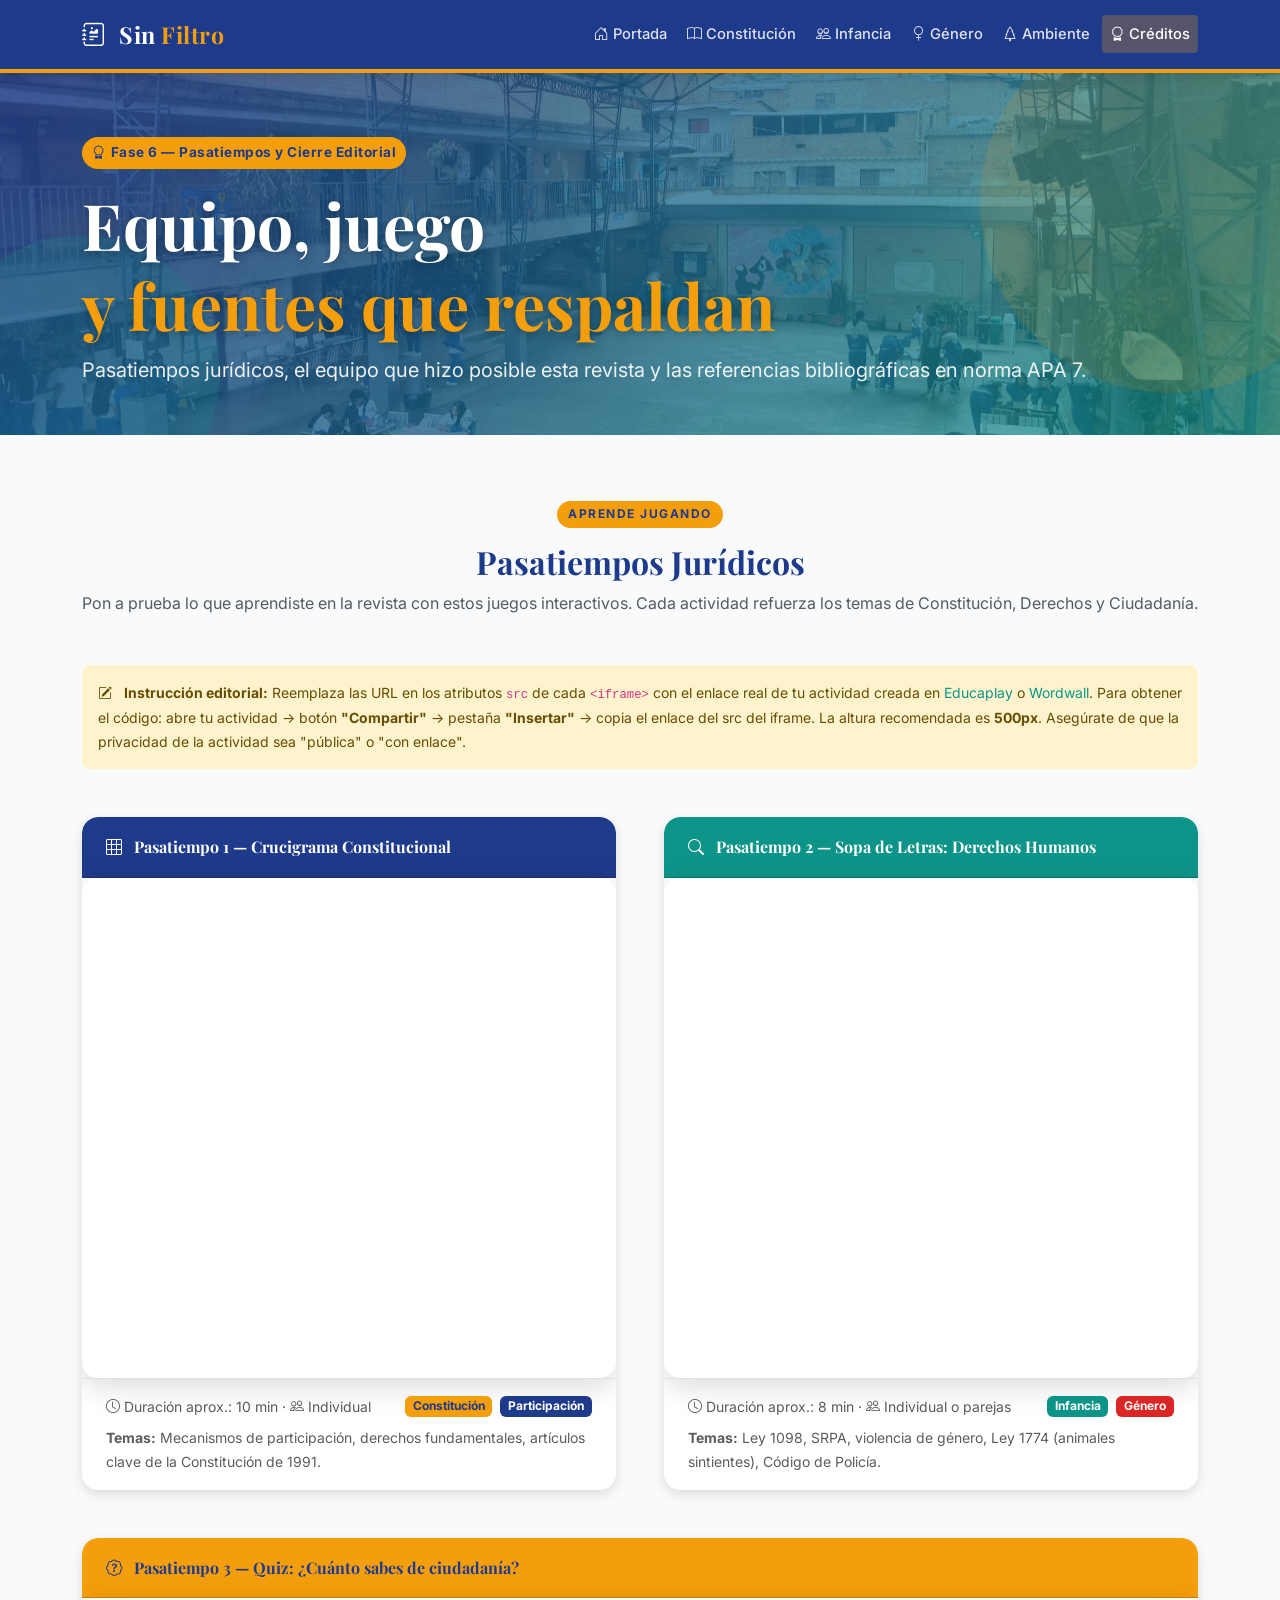
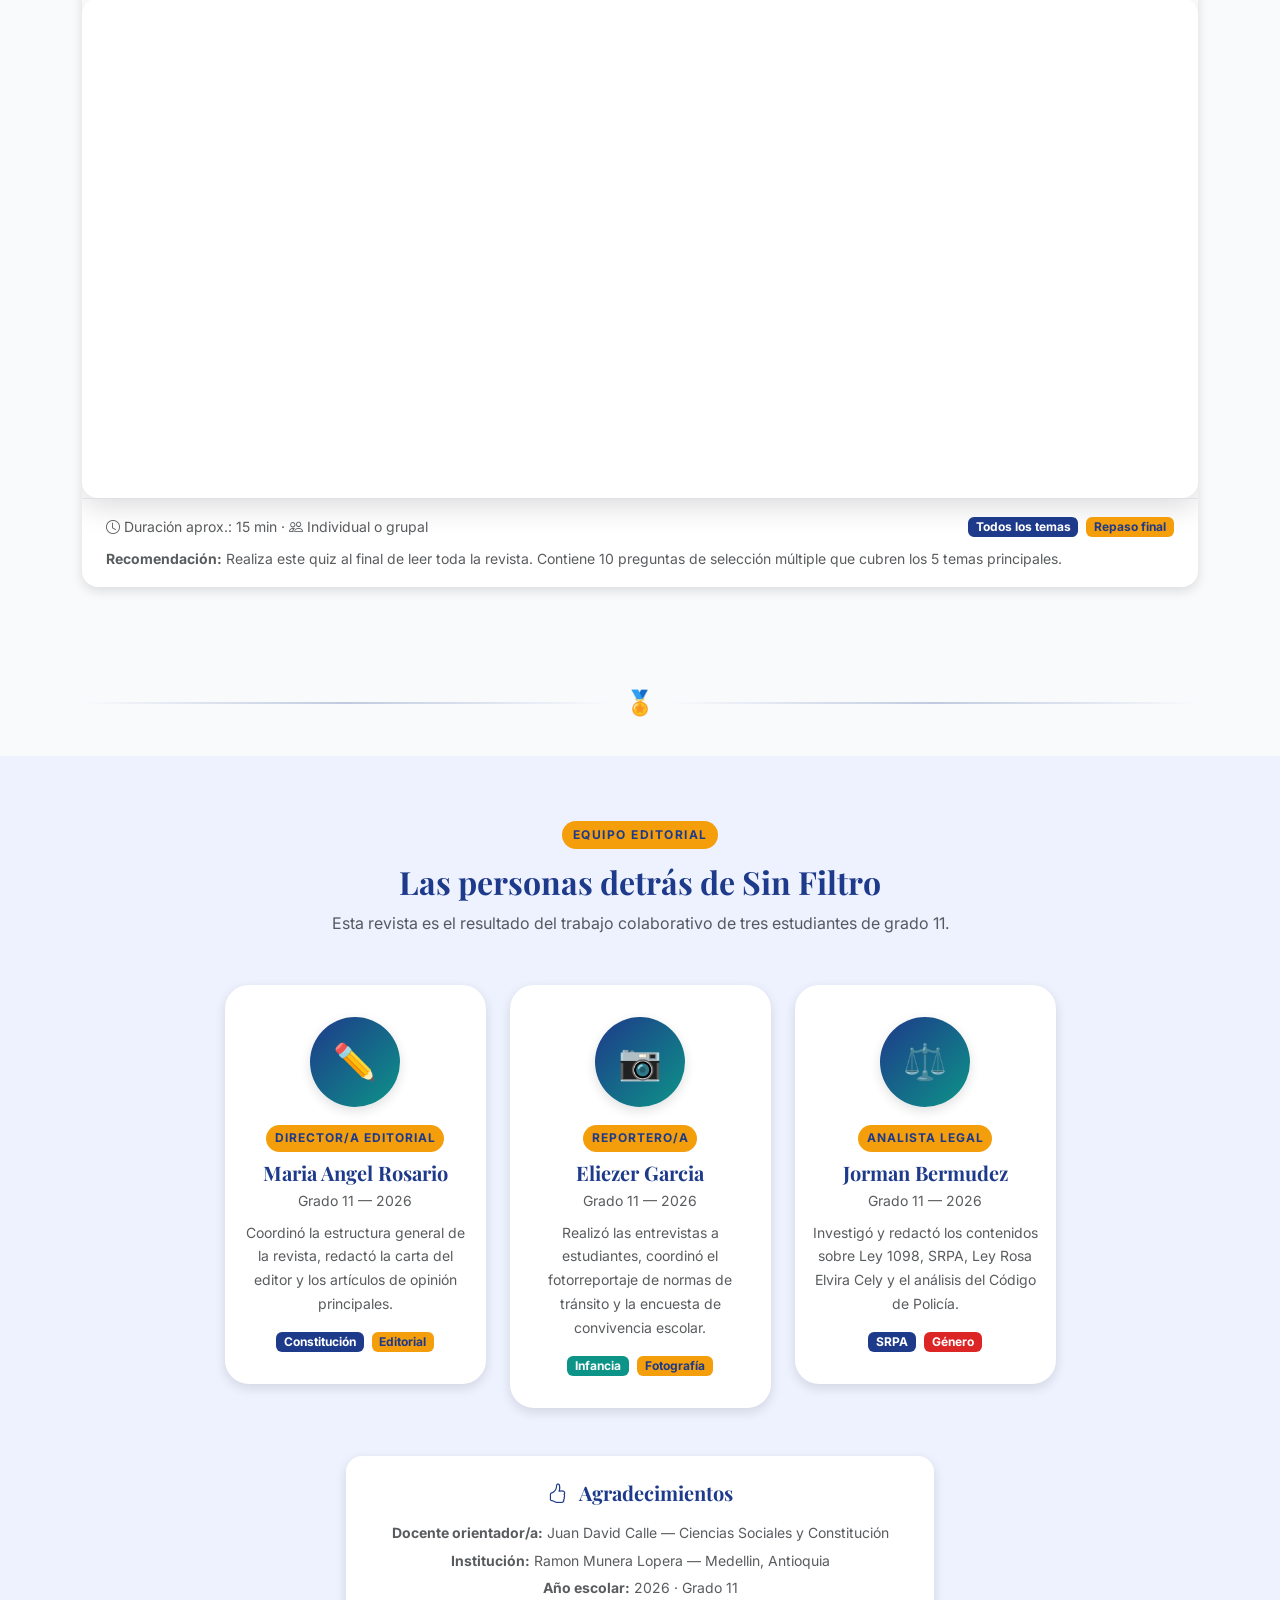
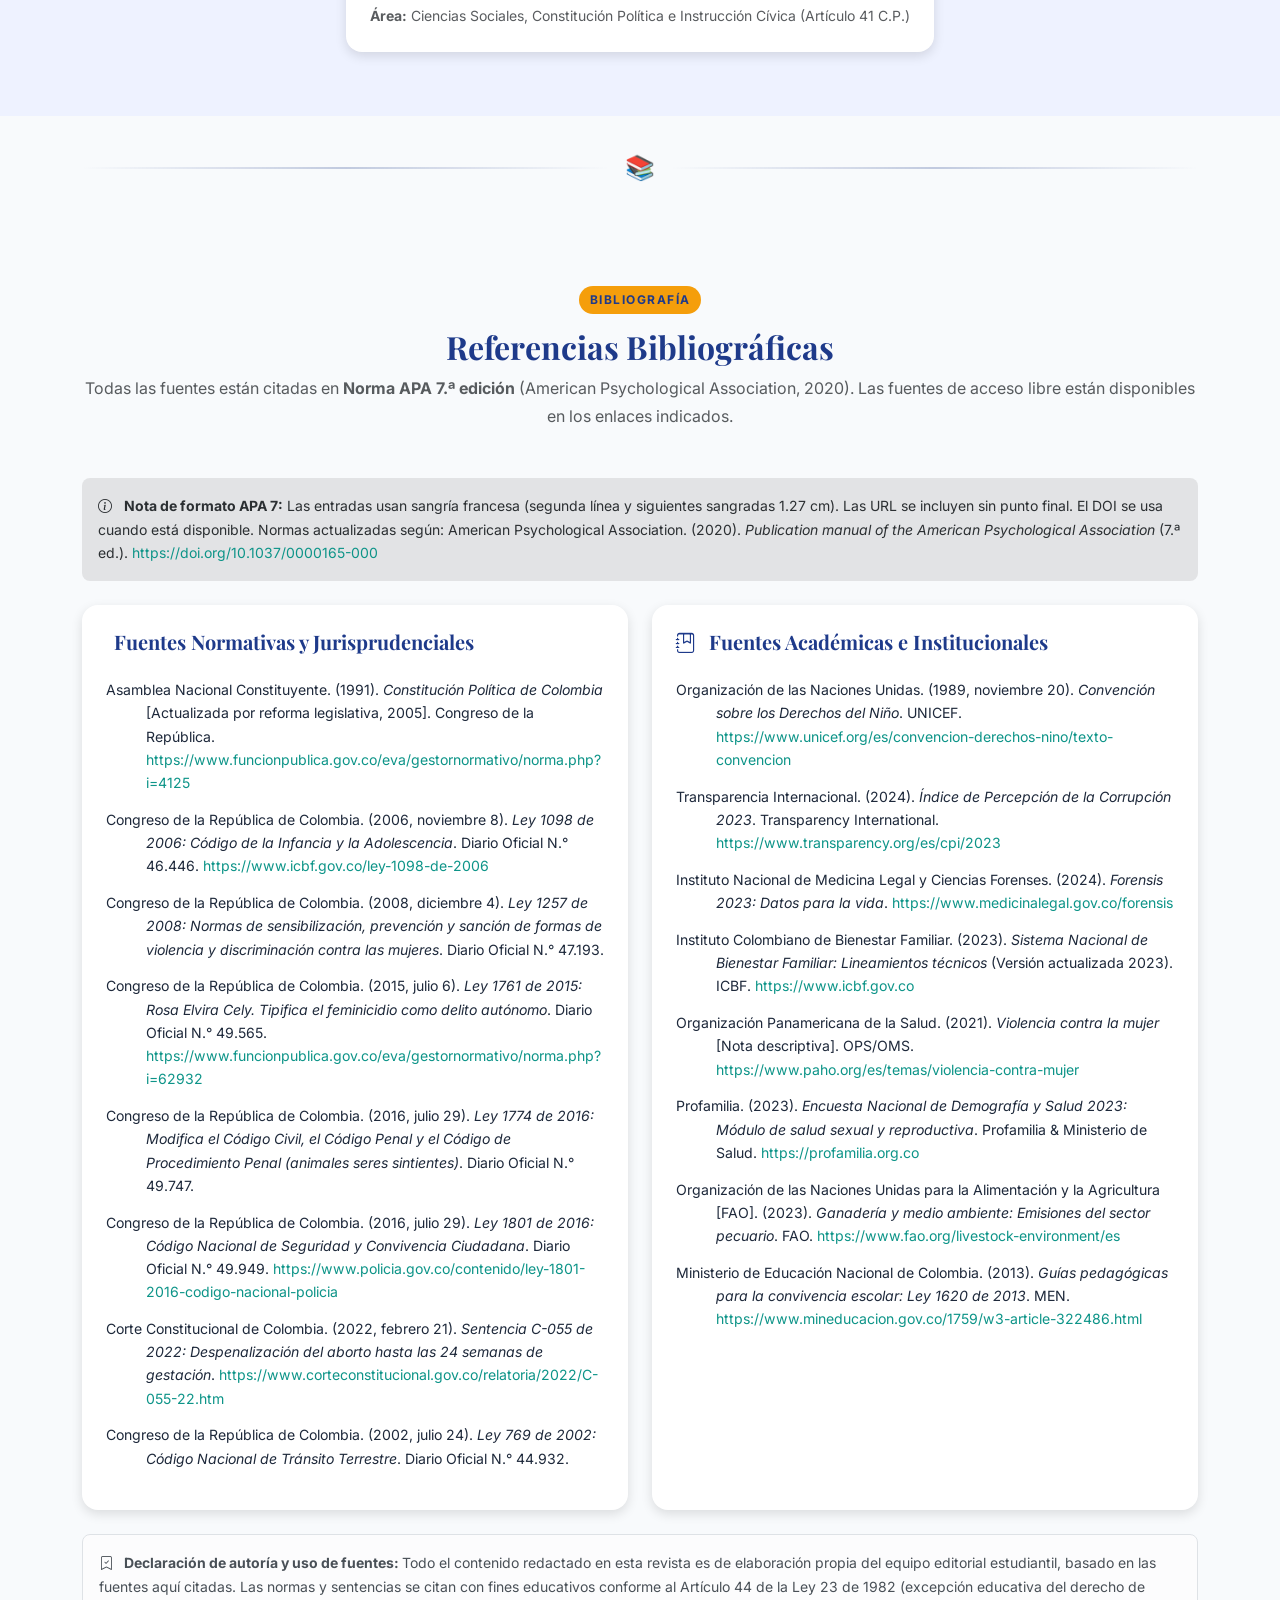
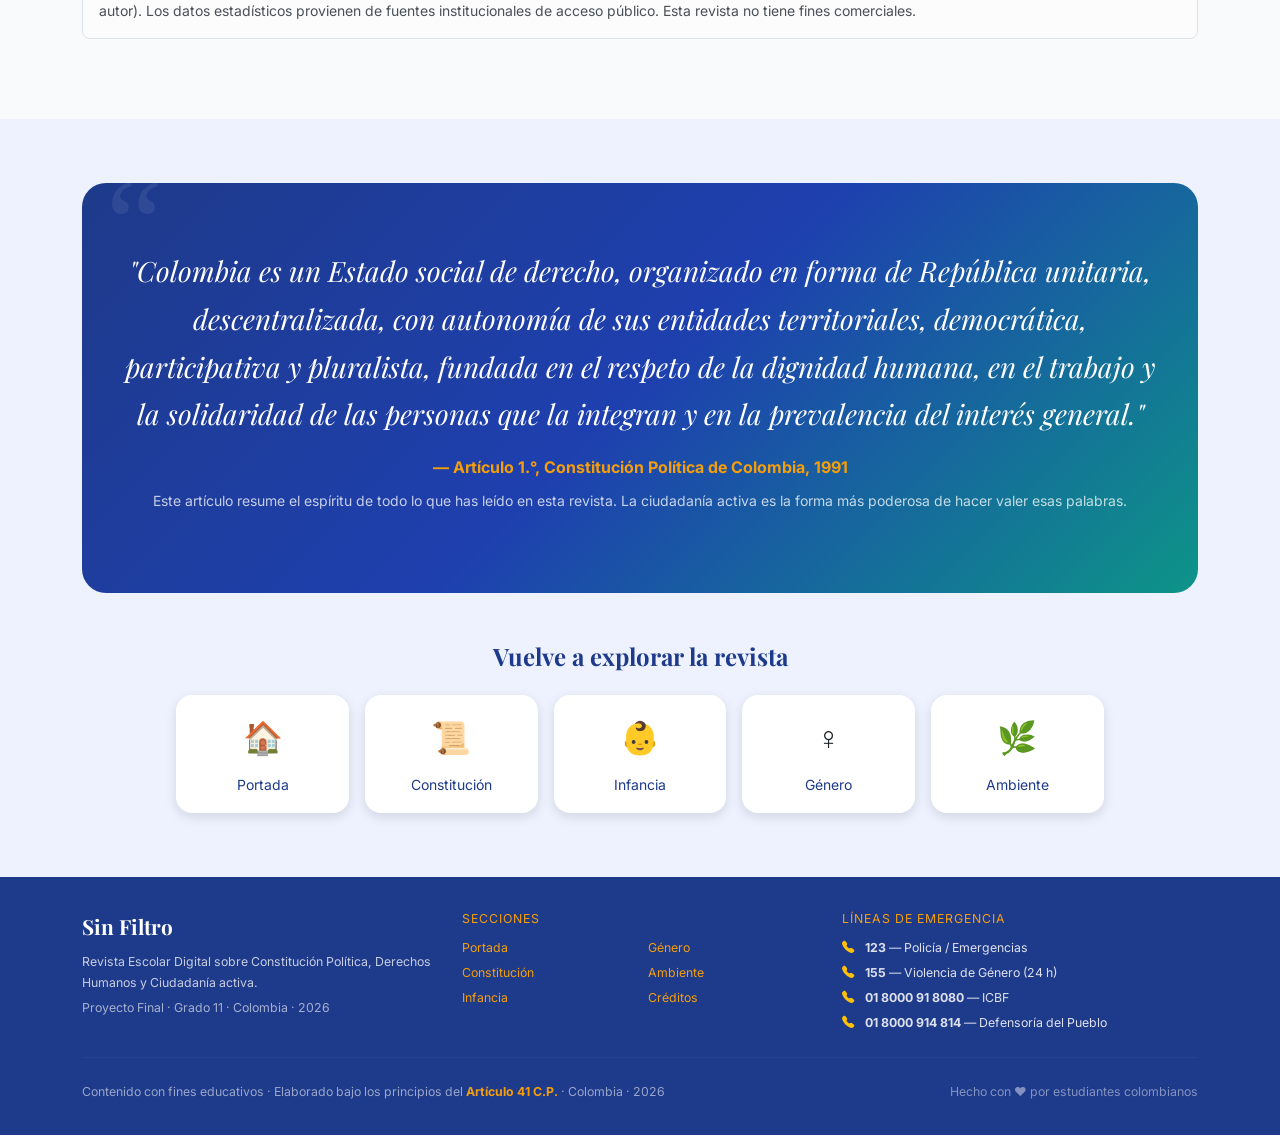
<file: creditos.html>
<!DOCTYPE html>
<html lang="es">
<head>
  <meta charset="UTF-8" />
  <meta name="viewport" content="width=device-width, initial-scale=1.0" />
  <meta name="description"
    content="Pasatiempos, créditos del equipo editorial y referencias bibliográficas APA 7 — Sin Filtro. Proyecto Final Grado 11, Colombia 2026." />
  <title>Créditos y Cierre — Sin Filtro</title>

  <!-- Bootstrap 5 CSS -->
  <link rel="stylesheet"
    href="https://cdn.jsdelivr.net/npm/bootstrap@5.3.3/dist/css/bootstrap.min.css"
    integrity="sha384-QWTKZyjpPEjISv5WaRU9OFeRpok6YctnYmDr5pNlyT2bRjXh0JMhjY6hW+ALEwIH"
    crossorigin="anonymous" />
  <!-- Bootstrap Icons -->
  <link rel="stylesheet"
    href="https://cdn.jsdelivr.net/npm/bootstrap-icons@1.11.3/font/bootstrap-icons.min.css" />
  <!-- Google Fonts -->
  <link rel="preconnect" href="https://fonts.googleapis.com" />
  <link rel="preconnect" href="https://fonts.gstatic.com" crossorigin />
  <link href="https://fonts.googleapis.com/css2?family=Playfair+Display:wght@400;700;900&family=Inter:wght@400;500;600;700&display=swap"
    rel="stylesheet" />
  <!-- Estilos propios -->
  <link rel="stylesheet" href="css/styles.css" />

  <!-- Estilos locales de esta página -->
  <style>
    /* Contenedor iframe pasatiempos */
    .iframe-pasatiempo {
      width: 100%;
      border: none;
      border-radius: var(--radio-lg);
      box-shadow: var(--sombra-lg);
      display: block;
    }

    /* Divider decorativo con texto */
    .divider-texto {
      display: flex;
      align-items: center;
      gap: 1rem;
      margin: var(--espacio-lg) 0;
    }
    .divider-texto::before,
    .divider-texto::after {
      content: '';
      flex: 1;
      height: 2px;
      background: linear-gradient(90deg, transparent, var(--color-primario), transparent);
      opacity: .25;
    }
    .divider-texto span {
      font-size: 1.5rem;
      white-space: nowrap;
    }

    /* Cita de cierre */
    .cita-cierre {
      background: linear-gradient(135deg, var(--color-primario) 0%, #1e40af 50%, var(--color-secundario) 100%);
      color: #fff;
      border-radius: var(--radio-xl);
      padding: var(--espacio-xl) var(--espacio-lg);
      text-align: center;
      position: relative;
      overflow: hidden;
    }
    .cita-cierre::before {
      content: '\201C';
      position: absolute;
      top: -1.5rem; left: 1.5rem;
      font-size: 8rem;
      font-family: Georgia, serif;
      color: rgba(255,255,255,.08);
      line-height: 1;
    }
    .cita-cierre blockquote {
      font-family: var(--fuente-titular);
      font-size: clamp(1.2rem, 3vw, 1.75rem);
      font-style: italic;
      margin-bottom: 1rem;
      color: #fff;
    }

    /* APA — sangría francesa */
    .referencias-apa li {
      padding-left: 2.5rem;
      text-indent: -2.5rem;
      margin-bottom: .85rem;
      font-size: .88rem;
      line-height: 1.65;
      color: var(--color-texto);
    }
    .referencias-apa li:last-child { margin-bottom: 0; }
  </style>
</head>

<body>

  <!-- ══════════════════════════════════════════════════════
       NAVBAR
       ══════════════════════════════════════════════════════ -->
  <nav class="navbar navbar-expand-lg navbar-revista sticky-top" aria-label="Navegación principal">
    <div class="container">
      <a class="navbar-brand" href="index.html">
        <i class="bi bi-journal-richtext me-2" aria-hidden="true"></i>
        Sin <span>Filtro</span> 
      </a>
      <button class="navbar-toggler" type="button"
        data-bs-toggle="collapse" data-bs-target="#navPrincipal"
        aria-controls="navPrincipal" aria-expanded="false"
        aria-label="Abrir menú">
        <span class="navbar-toggler-icon"></span>
      </button>
      <div class="collapse navbar-collapse" id="navPrincipal">
        <ul class="navbar-nav ms-auto gap-1">
          <li class="nav-item"><a class="nav-link" href="index.html"><i class="bi bi-house-door me-1"></i>Portada</a></li>
          <li class="nav-item"><a class="nav-link" href="constitucion.html"><i class="bi bi-book me-1"></i>Constitución</a></li>
          <li class="nav-item"><a class="nav-link" href="infancia.html"><i class="bi bi-people me-1"></i>Infancia</a></li>
          <li class="nav-item"><a class="nav-link" href="genero.html"><i class="bi bi-gender-female me-1"></i>Género</a></li>
          <li class="nav-item"><a class="nav-link" href="ambiente.html"><i class="bi bi-tree me-1"></i>Ambiente</a></li>
          <li class="nav-item"><a class="nav-link" href="creditos.html"><i class="bi bi-award me-1"></i>Créditos</a></li>
        </ul>
      </div>
    </div>
  </nav>

  <!-- ══════════════════════════════════════════════════════
       HERO INTERNO
       ══════════════════════════════════════════════════════ -->
  <header class="hero-revista" role="banner" style="
  background-image: linear-gradient(135deg, rgba(30,58,138,0.80) 0%, rgba(13,148,136,0.70) 100%),
                    url('img/foto-hero.jpeg');
  background-size: cover;
  background-position: center;
  background-repeat: no-repeat;
">

    
    <div class="container position-relative" style="z-index:1;">
      <span class="badge-edicion mb-3 d-inline-block">
        <i class="bi bi-award me-1"></i>Fase 6 — Pasatiempos y Cierre Editorial
      </span>
      <h1 class="fade-in-up">
        Equipo, juego<br>
        <span style="color:var(--color-acento);">y fuentes que respaldan</span>
      </h1>
      <p class="subtitulo fade-in-up fade-in-up-delay-1">
        Pasatiempos jurídicos, el equipo que hizo posible esta revista
        y las referencias bibliográficas en norma APA 7.
      </p>
    </div>
  </header>


  <!-- ══════════════════════════════════════════════════════
       SECCIÓN 1 — PASATIEMPOS JURÍDICOS (iframes)
       ══════════════════════════════════════════════════════ -->
  <section class="seccion" aria-labelledby="h2-pasatiempos">
    <div class="container">

      <div class="text-center mb-5">
        <span class="etiqueta-seccion">Aprende Jugando</span>
        <h2 id="h2-pasatiempos" class="mt-1">Pasatiempos Jurídicos</h2>
        <p class="text-muted">
          Pon a prueba lo que aprendiste en la revista con estos juegos interactivos.
          Cada actividad refuerza los temas de Constitución, Derechos y Ciudadanía.
        </p>
      </div>

      <!-- Instrucción para el equipo editorial -->
      <div class="alert alert-warning border-0 rounded-3 mb-5 small" role="note">
        <i class="bi bi-pencil-square me-2" aria-hidden="true"></i>
        <strong>Instrucción editorial:</strong> Reemplaza las URL en los atributos
        <code>src</code> de cada <code>&lt;iframe&gt;</code> con el enlace real de tu
        actividad creada en
        <a href="https://educaplay.com" target="_blank" rel="noopener">Educaplay</a> o
        <a href="https://wordwall.net/es" target="_blank" rel="noopener">Wordwall</a>.
        Para obtener el código: abre tu actividad → botón <strong>"Compartir"</strong>
        → pestaña <strong>"Insertar"</strong> → copia el enlace del src del iframe.
        La altura recomendada es <strong>500px</strong>. Asegúrate de que la privacidad
        de la actividad sea "pública" o "con enlace".
      </div>

      <div class="row g-5">

        <!-- Pasatiempo 1: Crucigrama Constitucional -->
        <div class="col-lg-6 animacion-entrada">
          <div class="card-revista card p-0 overflow-hidden">
            <div class="card-header-revista card-header px-4 py-3">
              <i class="bi bi-grid-3x3 me-2" aria-hidden="true"></i>
              Pasatiempo 1 — Crucigrama Constitucional
            </div>
            <div class="card-body p-0">
              <!--
                INSTRUCCIÓN: Reemplaza el src de este iframe con tu URL real de Educaplay o Wordwall.
                Ejemplo Educaplay:  src="https://es.educaplay.com/recursos/0000000-crucigrama.html"
                Ejemplo Wordwall:   src="https://wordwall.net/es/embed/xxxxxxxxxxxxxxxx"
              -->
              <iframe
                class="iframe-pasatiempo"
                src="https://wordwall.net/es/embed/placeholder"
                height="500"
                title="Crucigrama: Términos de la Constitución Política de Colombia"
                allow="fullscreen"
                loading="lazy"
                aria-label="Juego interactivo: Crucigrama Constitucional">
                <p class="p-4 text-muted small">
                  Tu navegador no soporta iframes. Accede directamente al
                  <a href="https://wordwall.net" target="_blank" rel="noopener">pasatiempo en línea</a>.
                </p>
              </iframe>
            </div>
            <div class="card-footer bg-transparent border-top px-4 py-3">
              <div class="d-flex justify-content-between align-items-center flex-wrap gap-2">
                <div class="small text-muted">
                  <i class="bi bi-clock me-1" aria-hidden="true"></i>Duración aprox.: 10 min ·
                  <i class="bi bi-people me-1" aria-hidden="true"></i>Individual
                </div>
                <div class="d-flex gap-2 flex-wrap">
                  <span class="badge badge-ambar badge">Constitución</span>
                  <span class="badge badge-primario badge text-white">Participación</span>
                </div>
              </div>
              <p class="small text-muted mt-2 mb-0">
                <strong>Temas:</strong> Mecanismos de participación, derechos fundamentales,
                artículos clave de la Constitución de 1991.
              </p>
            </div>
          </div>
        </div>

        <!-- Pasatiempo 2: Sopa de Letras DDHH -->
        <div class="col-lg-6 animacion-entrada">
          <div class="card-revista card p-0 overflow-hidden">
            <div class="card-header-revista card-header card-header-verde px-4 py-3">
              <i class="bi bi-search me-2" aria-hidden="true"></i>
              Pasatiempo 2 — Sopa de Letras: Derechos Humanos
            </div>
            <div class="card-body p-0">
              <!--
                INSTRUCCIÓN: Reemplaza el src con tu actividad real.
                Los temas sugeridos son: tutela, petición, feminicidio, SRPA,
                corresponsabilidad, plebiscito, referendo, convivencia, sintiente.
              -->
              <iframe
                class="iframe-pasatiempo"
                src="https://es.educaplay.com/recursos/placeholder.html"
                height="500"
                title="Sopa de Letras: Vocabulario de Derechos Humanos"
                allow="fullscreen"
                loading="lazy"
                aria-label="Juego interactivo: Sopa de Letras Derechos Humanos">
                <p class="p-4 text-muted small">
                  Tu navegador no soporta iframes. Accede directamente al
                  <a href="https://es.educaplay.com" target="_blank" rel="noopener">pasatiempo en línea</a>.
                </p>
              </iframe>
            </div>
            <div class="card-footer bg-transparent border-top px-4 py-3">
              <div class="d-flex justify-content-between align-items-center flex-wrap gap-2">
                <div class="small text-muted">
                  <i class="bi bi-clock me-1" aria-hidden="true"></i>Duración aprox.: 8 min ·
                  <i class="bi bi-people me-1" aria-hidden="true"></i>Individual o parejas
                </div>
                <div class="d-flex gap-2 flex-wrap">
                  <span class="badge badge-verde badge text-white">Infancia</span>
                  <span class="badge badge-danger badge text-white">Género</span>
                </div>
              </div>
              <p class="small text-muted mt-2 mb-0">
                <strong>Temas:</strong> Ley 1098, SRPA, violencia de género,
                Ley 1774 (animales sintientes), Código de Policía.
              </p>
            </div>
          </div>
        </div>

        <!-- Pasatiempo 3: Quiz de opción múltiple (pantalla completa) -->
        <div class="col-12 animacion-entrada">
          <div class="card-revista card p-0 overflow-hidden">
            <div class="card-header-revista card-header card-header-ambar px-4 py-3">
              <i class="bi bi-patch-question me-2" aria-hidden="true"></i>
              Pasatiempo 3 — Quiz: ¿Cuánto sabes de ciudadanía?
            </div>
            <div class="card-body p-0">
              <!--
                INSTRUCCIÓN: Este iframe es más ancho (12 columnas). Ideal para un quiz
                de opción múltiple con 10 preguntas sobre todos los temas de la revista.
                Plataformas sugeridas: Wordwall (quiz), Kahoot! (embed limitado),
                Educaplay (quiz), Quizizz (embed).
              -->
              <iframe
                class="iframe-pasatiempo"
                src="https://wordwall.net/es/embed/placeholder-quiz"
                height="500"
                title="Quiz interactivo: ¿Cuánto sabes de ciudadanía colombiana?"
                allow="fullscreen"
                loading="lazy"
                aria-label="Quiz interactivo sobre ciudadanía y derechos en Colombia">
                <p class="p-4 text-muted small">
                  Tu navegador no soporta iframes. Accede directamente al
                  <a href="https://wordwall.net" target="_blank" rel="noopener">quiz en línea</a>.
                </p>
              </iframe>
            </div>
            <div class="card-footer bg-transparent border-top px-4 py-3">
              <div class="d-flex justify-content-between align-items-center flex-wrap gap-2">
                <div class="small text-muted">
                  <i class="bi bi-clock me-1" aria-hidden="true"></i>Duración aprox.: 15 min ·
                  <i class="bi bi-people me-1" aria-hidden="true"></i>Individual o grupal
                </div>
                <div class="d-flex gap-2 flex-wrap">
                  <span class="badge badge-primario badge text-white">Todos los temas</span>
                  <span class="badge badge-ambar badge">Repaso final</span>
                </div>
              </div>
              <p class="small text-muted mt-2 mb-0">
                <strong>Recomendación:</strong> Realiza este quiz al final de leer toda la
                revista. Contiene 10 preguntas de selección múltiple que cubren
                los 5 temas principales.
              </p>
            </div>
          </div>
        </div>

      </div><!-- /row pasatiempos -->
    </div>
  </section>


  <!-- ══════════════════════════════════════════════════════
       DIVIDER DECORATIVO
       ══════════════════════════════════════════════════════ -->
  <div class="container">
    <div class="divider-texto">
      <span>🏅</span>
    </div>
  </div>


  <!-- ══════════════════════════════════════════════════════
       SECCIÓN 2 — CRÉDITOS DEL EQUIPO EDITORIAL
       ══════════════════════════════════════════════════════ -->
  <section class="seccion-alt" aria-labelledby="h2-equipo">
    <div class="container">

      <div class="text-center mb-5">
        <span class="etiqueta-seccion">Equipo Editorial</span>
        <h2 id="h2-equipo" class="mt-1">Las personas detrás de Sin Filtro</h2>
        <p class="text-muted">
          Esta revista es el resultado del trabajo colaborativo de tres estudiantes
          de grado 11.
        </p>
      </div>

      <!--
        INSTRUCCIÓN: Reemplaza los emojis de los avatares por fotos reales.
        Para usar una foto: elimina el emoji del .avatar-integrante y agrega
        un <img src="img/nombre-estudiante.jpg" alt="Foto de [nombre]"
        style="width:100%;height:100%;object-fit:cover;border-radius:50%;">
        dentro del div .avatar-integrante.
        Los nombres, roles y descripciones también deben ser reemplazados.
      -->
      <div class="row g-4 justify-content-center">

        <!-- Integrante 1: Director Editorial -->
        <div class="col-sm-6 col-md-4 col-lg-3 animacion-entrada">
          <div class="card-integrante">
            <div class="avatar-integrante" aria-hidden="true">✏️</div>
            <span class="rol">Director/a Editorial</span>
            <h3 class="fs-5 text-primario mb-1">Maria Angel Rosario</h3>
            <p class="small text-muted mb-2">Grado 11 — 2026</p>
            <p class="small text-muted mb-3">
              Coordinó la estructura general de la revista, redactó la carta del editor
              y los artículos de opinión principales.
            </p>
            <div class="d-flex justify-content-center gap-2 flex-wrap">
              <span class="badge badge-primario badge text-white small">Constitución</span>
              <span class="badge badge-ambar badge small">Editorial</span>
            </div>
          </div>
        </div>

        <!-- Integrante 2: Reportera / Reportero -->
        <div class="col-sm-6 col-md-4 col-lg-3 animacion-entrada">
          <div class="card-integrante">
            <div class="avatar-integrante" aria-hidden="true">📷</div>
            <span class="rol">Reportero/a</span>
            <h3 class="fs-5 text-primario mb-1">Eliezer Garcia</h3>
            <p class="small text-muted mb-2">Grado 11 — 2026</p>
            <p class="small text-muted mb-3">
              Realizó las entrevistas a estudiantes, coordinó el fotorreportaje de
              normas de tránsito y la encuesta de convivencia escolar.
            </p>
            <div class="d-flex justify-content-center gap-2 flex-wrap">
              <span class="badge badge-verde badge text-white small">Infancia</span>
              <span class="badge badge-ambar badge small">Fotografía</span>
            </div>
          </div>
        </div>

        <!-- Integrante 3: Analista Legal -->
        <div class="col-sm-6 col-md-4 col-lg-3 animacion-entrada">
          <div class="card-integrante">
            <div class="avatar-integrante" aria-hidden="true">⚖️</div>
            <span class="rol">Analista Legal</span>
            <h3 class="fs-5 text-primario mb-1">Jorman Bermudez</h3>
            <p class="small text-muted mb-2">Grado 11 — 2026</p>
            <p class="small text-muted mb-3">
              Investigó y redactó los contenidos sobre Ley 1098, SRPA, Ley Rosa
              Elvira Cely y el análisis del Código de Policía.
            </p>
            <div class="d-flex justify-content-center gap-2 flex-wrap">
              <span class="badge badge-primario badge text-white small">SRPA</span>
              <span class="badge badge-danger badge text-white small">Género</span>
            </div>
          </div>
        </div>

       

      <!-- Agradecimientos -->
      <div class="text-center mt-5 animacion-entrada">
        <div class="card-revista card p-4 d-inline-block" style="max-width:640px;">
          <h3 class="fs-5 text-primario mb-3">
            <i class="bi bi-hand-thumbs-up me-2" aria-hidden="true"></i>
            Agradecimientos
          </h3>
          <p class="small text-muted mb-1">
            <strong>Docente orientador/a:</strong> Juan David Calle — Ciencias Sociales y Constitución
          </p>
          <p class="small text-muted mb-1">
            <strong>Institución:</strong> Ramon Munera Lopera — Medellin, Antioquia
          </p>
          <p class="small text-muted mb-1">
            <strong>Año escolar:</strong> 2026 · Grado 11
          </p>
          <p class="small text-muted mb-0">
            <strong>Área:</strong> Ciencias Sociales, Constitución Política e Instrucción Cívica
            (Artículo 41 C.P.)
          </p>
        </div>
      </div>

    </div>
  </section>


  <!-- ══════════════════════════════════════════════════════
       DIVIDER DECORATIVO
       ══════════════════════════════════════════════════════ -->
  <div class="container">
    <div class="divider-texto">
      <span>📚</span>
    </div>
  </div>


  <!-- ══════════════════════════════════════════════════════
       SECCIÓN 3 — REFERENCIAS BIBLIOGRÁFICAS APA 7
       ══════════════════════════════════════════════════════ -->
  <section class="seccion" aria-labelledby="h2-referencias">
    <div class="container">

      <div class="text-center mb-5">
        <span class="etiqueta-seccion">Bibliografía</span>
        <h2 id="h2-referencias" class="mt-1">Referencias Bibliográficas</h2>
        <p class="text-muted">
          Todas las fuentes están citadas en <strong>Norma APA 7.ª edición</strong>
          (American Psychological Association, 2020). Las fuentes de acceso libre
          están disponibles en los enlaces indicados.
        </p>
      </div>

      <!-- Nota sobre APA 7 -->
      <div class="alert alert-secondary border-0 rounded-3 mb-4 small" role="note">
        <i class="bi bi-info-circle me-2" aria-hidden="true"></i>
        <strong>Nota de formato APA 7:</strong> Las entradas usan sangría francesa
        (segunda línea y siguientes sangradas 1.27 cm). Las URL se incluyen sin punto final.
        El DOI se usa cuando está disponible. Normas actualizadas según:
        American Psychological Association. (2020).
        <em>Publication manual of the American Psychological Association</em> (7.ª ed.).
        <a href="https://doi.org/10.1037/0000165-000" target="_blank" rel="noopener">
          https://doi.org/10.1037/0000165-000
        </a>
      </div>

      <div class="row g-4">

        <!-- Columna 1: Fuentes normativas -->
        <div class="col-lg-6 animacion-entrada">
          <div class="card-revista card p-4 h-100">
            <h3 class="fs-5 text-primario mb-4">
              <i class="bi bi-file-earmark-law me-2" aria-hidden="true"></i>
              Fuentes Normativas y Jurisprudenciales
            </h3>
            <ol class="referencias-apa list-unstyled">

              <li>
                Asamblea Nacional Constituyente. (1991).
                <em>Constitución Política de Colombia</em> [Actualizada por reforma
                legislativa, 2005]. Congreso de la República.
                <a href="https://www.funcionpublica.gov.co/eva/gestornormativo/norma.php?i=4125"
                  target="_blank" rel="noopener">
                  https://www.funcionpublica.gov.co/eva/gestornormativo/norma.php?i=4125
                </a>
              </li>

              <li>
                Congreso de la República de Colombia. (2006, noviembre 8).
                <em>Ley 1098 de 2006: Código de la Infancia y la Adolescencia</em>.
                Diario Oficial N.° 46.446.
                <a href="https://www.icbf.gov.co/ley-1098-de-2006"
                  target="_blank" rel="noopener">
                  https://www.icbf.gov.co/ley-1098-de-2006
                </a>
              </li>

              <li>
                Congreso de la República de Colombia. (2008, diciembre 4).
                <em>Ley 1257 de 2008: Normas de sensibilización, prevención y
                sanción de formas de violencia y discriminación contra las mujeres</em>.
                Diario Oficial N.° 47.193.
              </li>

              <li>
                Congreso de la República de Colombia. (2015, julio 6).
                <em>Ley 1761 de 2015: Rosa Elvira Cely. Tipifica el feminicidio como
                delito autónomo</em>. Diario Oficial N.° 49.565.
                <a href="https://www.funcionpublica.gov.co/eva/gestornormativo/norma.php?i=62932"
                  target="_blank" rel="noopener">
                  https://www.funcionpublica.gov.co/eva/gestornormativo/norma.php?i=62932
                </a>
              </li>

              <li>
                Congreso de la República de Colombia. (2016, julio 29).
                <em>Ley 1774 de 2016: Modifica el Código Civil, el Código Penal y el
                Código de Procedimiento Penal (animales seres sintientes)</em>.
                Diario Oficial N.° 49.747.
              </li>

              <li>
                Congreso de la República de Colombia. (2016, julio 29).
                <em>Ley 1801 de 2016: Código Nacional de Seguridad y Convivencia
                Ciudadana</em>. Diario Oficial N.° 49.949.
                <a href="https://www.policia.gov.co/contenido/ley-1801-2016-codigo-nacional-policia"
                  target="_blank" rel="noopener">
                  https://www.policia.gov.co/contenido/ley-1801-2016-codigo-nacional-policia
                </a>
              </li>

              <li>
                Corte Constitucional de Colombia. (2022, febrero 21).
                <em>Sentencia C-055 de 2022: Despenalización del aborto hasta las
                24 semanas de gestación</em>.
                <a href="https://www.corteconstitucional.gov.co/relatoria/2022/C-055-22.htm"
                  target="_blank" rel="noopener">
                  https://www.corteconstitucional.gov.co/relatoria/2022/C-055-22.htm
                </a>
              </li>

              <li>
                Congreso de la República de Colombia. (2002, julio 24).
                <em>Ley 769 de 2002: Código Nacional de Tránsito Terrestre</em>.
                Diario Oficial N.° 44.932.
              </li>

            </ol>
          </div>
        </div>

        <!-- Columna 2: Fuentes académicas e institucionales -->
        <div class="col-lg-6 animacion-entrada">
          <div class="card-revista card p-4 h-100">
            <h3 class="fs-5 text-primario mb-4">
              <i class="bi bi-journal-bookmark me-2" aria-hidden="true"></i>
              Fuentes Académicas e Institucionales
            </h3>
            <ol class="referencias-apa list-unstyled">

              <li>
                Organización de las Naciones Unidas. (1989, noviembre 20).
                <em>Convención sobre los Derechos del Niño</em>. UNICEF.
                <a href="https://www.unicef.org/es/convencion-derechos-nino/texto-convencion"
                  target="_blank" rel="noopener">
                  https://www.unicef.org/es/convencion-derechos-nino/texto-convencion
                </a>
              </li>

              <li>
                Transparencia Internacional. (2024).
                <em>Índice de Percepción de la Corrupción 2023</em>. Transparency International.
                <a href="https://www.transparency.org/es/cpi/2023"
                  target="_blank" rel="noopener">
                  https://www.transparency.org/es/cpi/2023
                </a>
              </li>

              <li>
                Instituto Nacional de Medicina Legal y Ciencias Forenses. (2024).
                <em>Forensis 2023: Datos para la vida</em>.
                <a href="https://www.medicinalegal.gov.co/forensis"
                  target="_blank" rel="noopener">
                  https://www.medicinalegal.gov.co/forensis
                </a>
              </li>

              <li>
                Instituto Colombiano de Bienestar Familiar. (2023).
                <em>Sistema Nacional de Bienestar Familiar: Lineamientos técnicos</em>
                (Versión actualizada 2023). ICBF.
                <a href="https://www.icbf.gov.co"
                  target="_blank" rel="noopener">
                  https://www.icbf.gov.co
                </a>
              </li>

              <li>
                Organización Panamericana de la Salud. (2021).
                <em>Violencia contra la mujer</em> [Nota descriptiva]. OPS/OMS.
                <a href="https://www.paho.org/es/temas/violencia-contra-mujer"
                  target="_blank" rel="noopener">
                  https://www.paho.org/es/temas/violencia-contra-mujer
                </a>
              </li>

              <li>
                Profamilia. (2023).
                <em>Encuesta Nacional de Demografía y Salud 2023: Módulo de salud
                sexual y reproductiva</em>. Profamilia & Ministerio de Salud.
                <a href="https://profamilia.org.co"
                  target="_blank" rel="noopener">
                  https://profamilia.org.co
                </a>
              </li>

              <li>
                Organización de las Naciones Unidas para la Alimentación y la
                Agricultura [FAO]. (2023).
                <em>Ganadería y medio ambiente: Emisiones del sector pecuario</em>.
                FAO.
                <a href="https://www.fao.org/livestock-environment/es"
                  target="_blank" rel="noopener">
                  https://www.fao.org/livestock-environment/es
                </a>
              </li>

              <li>
                Ministerio de Educación Nacional de Colombia. (2013).
                <em>Guías pedagógicas para la convivencia escolar: Ley 1620 de 2013</em>.
                MEN.
                <a href="https://www.mineducacion.gov.co/1759/w3-article-322486.html"
                  target="_blank" rel="noopener">
                  https://www.mineducacion.gov.co/1759/w3-article-322486.html
                </a>
              </li>

            </ol>
          </div>
        </div>

      </div><!-- /row referencias -->

      <!-- Nota metodológica sobre citaciones -->
      <div class="alert alert-light border rounded-3 mt-4 small animacion-entrada" role="note">
        <strong>
          <i class="bi bi-bookmark-check me-2" aria-hidden="true"></i>
          Declaración de autoría y uso de fuentes:
        </strong>
        Todo el contenido redactado en esta revista es de elaboración propia del
        equipo editorial estudiantil, basado en las fuentes aquí citadas. Las normas
        y sentencias se citan con fines educativos conforme al Artículo 44 de la Ley
        23 de 1982 (excepción educativa del derecho de autor). Los datos estadísticos
        provienen de fuentes institucionales de acceso público. Esta revista no tiene
        fines comerciales.
      </div>

    </div>
  </section>


  <!-- ══════════════════════════════════════════════════════
       SECCIÓN 4 — CITA DE CIERRE Y NAVEGACIÓN FINAL
       ══════════════════════════════════════════════════════ -->
  <section class="seccion-alt" aria-labelledby="h2-cierre">
    <div class="container">

      <!-- Cita de cierre -->
      <div class="cita-cierre mb-5 animacion-entrada">
        <blockquote>
          "Colombia es un Estado social de derecho, organizado en forma de República
          unitaria, descentralizada, con autonomía de sus entidades territoriales,
          democrática, participativa y pluralista, fundada en el respeto de la dignidad
          humana, en el trabajo y la solidaridad de las personas que la integran
          y en la prevalencia del interés general."
        </blockquote>
        <p class="mb-0" style="color:var(--color-acento); font-weight:700;">
          — Artículo 1.°, Constitución Política de Colombia, 1991
        </p>
        <p class="small mt-2" style="color:rgba(255,255,255,.75);">
          Este artículo resume el espíritu de todo lo que has leído en esta revista.
          La ciudadanía activa es la forma más poderosa de hacer valer esas palabras.
        </p>
      </div>

      <!-- Navegación de regreso a secciones -->
      <h2 id="h2-cierre" class="text-center fs-4 text-primario mb-4">
        Vuelve a explorar la revista
      </h2>
      <div class="row g-3 justify-content-center">

        <div class="col-6 col-md-4 col-lg-2 animacion-entrada">
          <a href="index.html"
            class="card-revista card p-3 text-center text-decoration-none h-100">
            <span style="font-size:2rem;" aria-hidden="true">🏠</span>
            <p class="small fw-600 text-primario mb-0 mt-2">Portada</p>
          </a>
        </div>

        <div class="col-6 col-md-4 col-lg-2 animacion-entrada">
          <a href="constitucion.html"
            class="card-revista card p-3 text-center text-decoration-none h-100">
            <span style="font-size:2rem;" aria-hidden="true">📜</span>
            <p class="small fw-600 text-primario mb-0 mt-2">Constitución</p>
          </a>
        </div>

        <div class="col-6 col-md-4 col-lg-2 animacion-entrada">
          <a href="infancia.html"
            class="card-revista card p-3 text-center text-decoration-none h-100">
            <span style="font-size:2rem;" aria-hidden="true">👶</span>
            <p class="small fw-600 text-primario mb-0 mt-2">Infancia</p>
          </a>
        </div>

        <div class="col-6 col-md-4 col-lg-2 animacion-entrada">
          <a href="genero.html"
            class="card-revista card p-3 text-center text-decoration-none h-100">
            <span style="font-size:2rem;" aria-hidden="true">♀️</span>
            <p class="small fw-600 text-primario mb-0 mt-2">Género</p>
          </a>
        </div>

        <div class="col-6 col-md-4 col-lg-2 animacion-entrada">
          <a href="ambiente.html"
            class="card-revista card p-3 text-center text-decoration-none h-100">
            <span style="font-size:2rem;" aria-hidden="true">🌿</span>
            <p class="small fw-600 text-primario mb-0 mt-2">Ambiente</p>
          </a>
        </div>

      </div><!-- /row navegación -->
    </div>
  </section>


  <!-- ══════════════════════════════════════════════════════
       PIE DE PÁGINA — VERSIÓN EXTENDIDA DE CIERRE
       ══════════════════════════════════════════════════════ -->
  <footer class="footer-revista" role="contentinfo">
    <div class="container">
      <div class="row align-items-start g-4">

        <!-- Columna 1: Identidad -->
        <div class="col-md-4">
          <strong style="font-family:var(--fuente-titular);font-size:1.3rem;color:#fff;">
            Sin Filtro
          </strong>
          <p class="small mt-2 mb-0" style="color:rgba(255,255,255,.75);">
            Revista Escolar Digital sobre Constitución Política,
            Derechos Humanos y Ciudadanía activa.
          </p>
          <p class="small mt-1 mb-0" style="color:rgba(255,255,255,.6);">
            Proyecto Final · Grado 11 · Colombia ·
            <span id="ano-footer"></span>
          </p>
        </div>

        <!-- Columna 2: Navegación -->
        <div class="col-md-4">
          <p class="small fw-700 text-uppercase mb-2"
            style="color:var(--color-acento); letter-spacing:1px;">
            Secciones
          </p>
          <nav aria-label="Pie de página — secciones">
            <ul class="list-unstyled small mb-0" style="column-count:2; gap:1rem;">
              <li class="mb-1"><a href="index.html">Portada</a></li>
              <li class="mb-1"><a href="constitucion.html">Constitución</a></li>
              <li class="mb-1"><a href="infancia.html">Infancia</a></li>
              <li class="mb-1"><a href="genero.html">Género</a></li>
              <li class="mb-1"><a href="ambiente.html">Ambiente</a></li>
              <li class="mb-1"><a href="creditos.html">Créditos</a></li>
            </ul>
          </nav>
        </div>

        <!-- Columna 3: Líneas de emergencia -->
        <div class="col-md-4">
          <p class="small fw-700 text-uppercase mb-2"
            style="color:var(--color-acento); letter-spacing:1px;">
            Líneas de Emergencia
          </p>
          <ul class="list-unstyled small mb-0">
            <li class="mb-1">
              <a href="tel:123" style="color:rgba(255,255,255,.85);">
                <i class="bi bi-telephone-fill me-2 text-warning"></i>
                <strong>123</strong> — Policía / Emergencias
              </a>
            </li>
            <li class="mb-1">
              <a href="tel:155" style="color:rgba(255,255,255,.85);">
                <i class="bi bi-telephone-fill me-2 text-warning"></i>
                <strong>155</strong> — Violencia de Género (24 h)
              </a>
            </li>
            <li class="mb-1">
              <a href="tel:018000918080" style="color:rgba(255,255,255,.85);">
                <i class="bi bi-telephone-fill me-2 text-warning"></i>
                <strong>01 8000 91 8080</strong> — ICBF
              </a>
            </li>
            <li>
              <a href="tel:018000914814" style="color:rgba(255,255,255,.85);">
                <i class="bi bi-telephone-fill me-2 text-warning"></i>
                <strong>01 8000 914 814</strong> — Defensoría del Pueblo
              </a>
            </li>
          </ul>
        </div>

      </div><!-- /row footer -->

      <hr class="footer-linea my-4" />

      <div class="row align-items-center">
        <div class="col-md-8">
          <p class="small mb-0" style="color:rgba(255,255,255,.55);">
            Contenido con fines educativos · Elaborado bajo los principios del
            <strong style="color:var(--color-acento);">Artículo 41 C.P.</strong> ·
            Colombia · <span id="ano-footer-2"></span>
          </p>
        </div>
        <div class="col-md-4 text-md-end mt-2 mt-md-0">
          <p class="small mb-0" style="color:rgba(255,255,255,.45);">
            Hecho con ❤️ por estudiantes colombianos
          </p>
        </div>
      </div>

    </div>
  </footer>


  <!-- Bootstrap 5 JS Bundle -->
  <script src="https://cdn.jsdelivr.net/npm/bootstrap@5.3.3/dist/js/bootstrap.bundle.min.js"
    integrity="sha384-YvpcrYf0tY3lHB60NNkmXc4s9bIOgUxi8T/jzmCAtVHRm5C1BR08LpCIoJOzA9V"
    crossorigin="anonymous"></script>
  <!-- JS propio -->
  <script src="js/main.js"></script>

  <!-- Script local: segundo span de año en footer -->
  <script>
    document.addEventListener('DOMContentLoaded', () => {
      const span2 = document.getElementById('ano-footer-2');
      if (span2) span2.textContent = new Date().getFullYear();
    });
  </script>

</body>
</html>
</file>
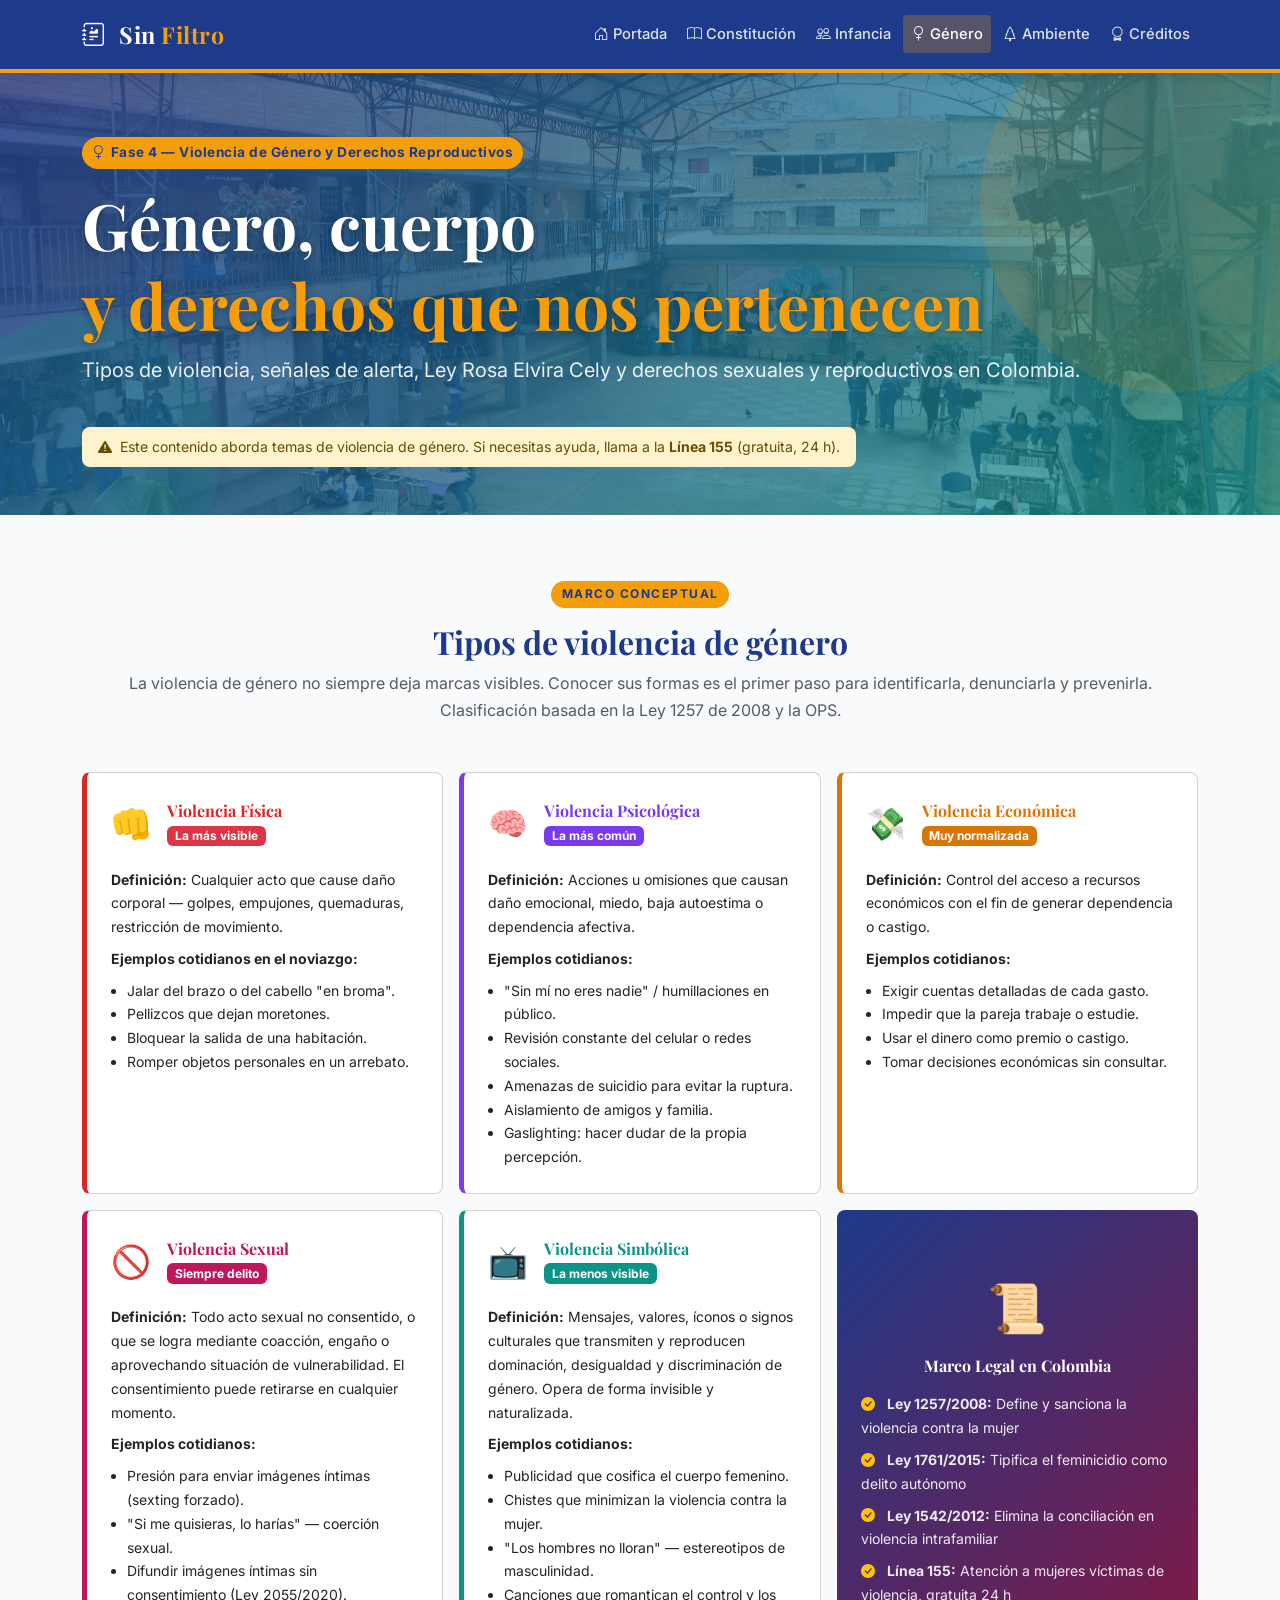
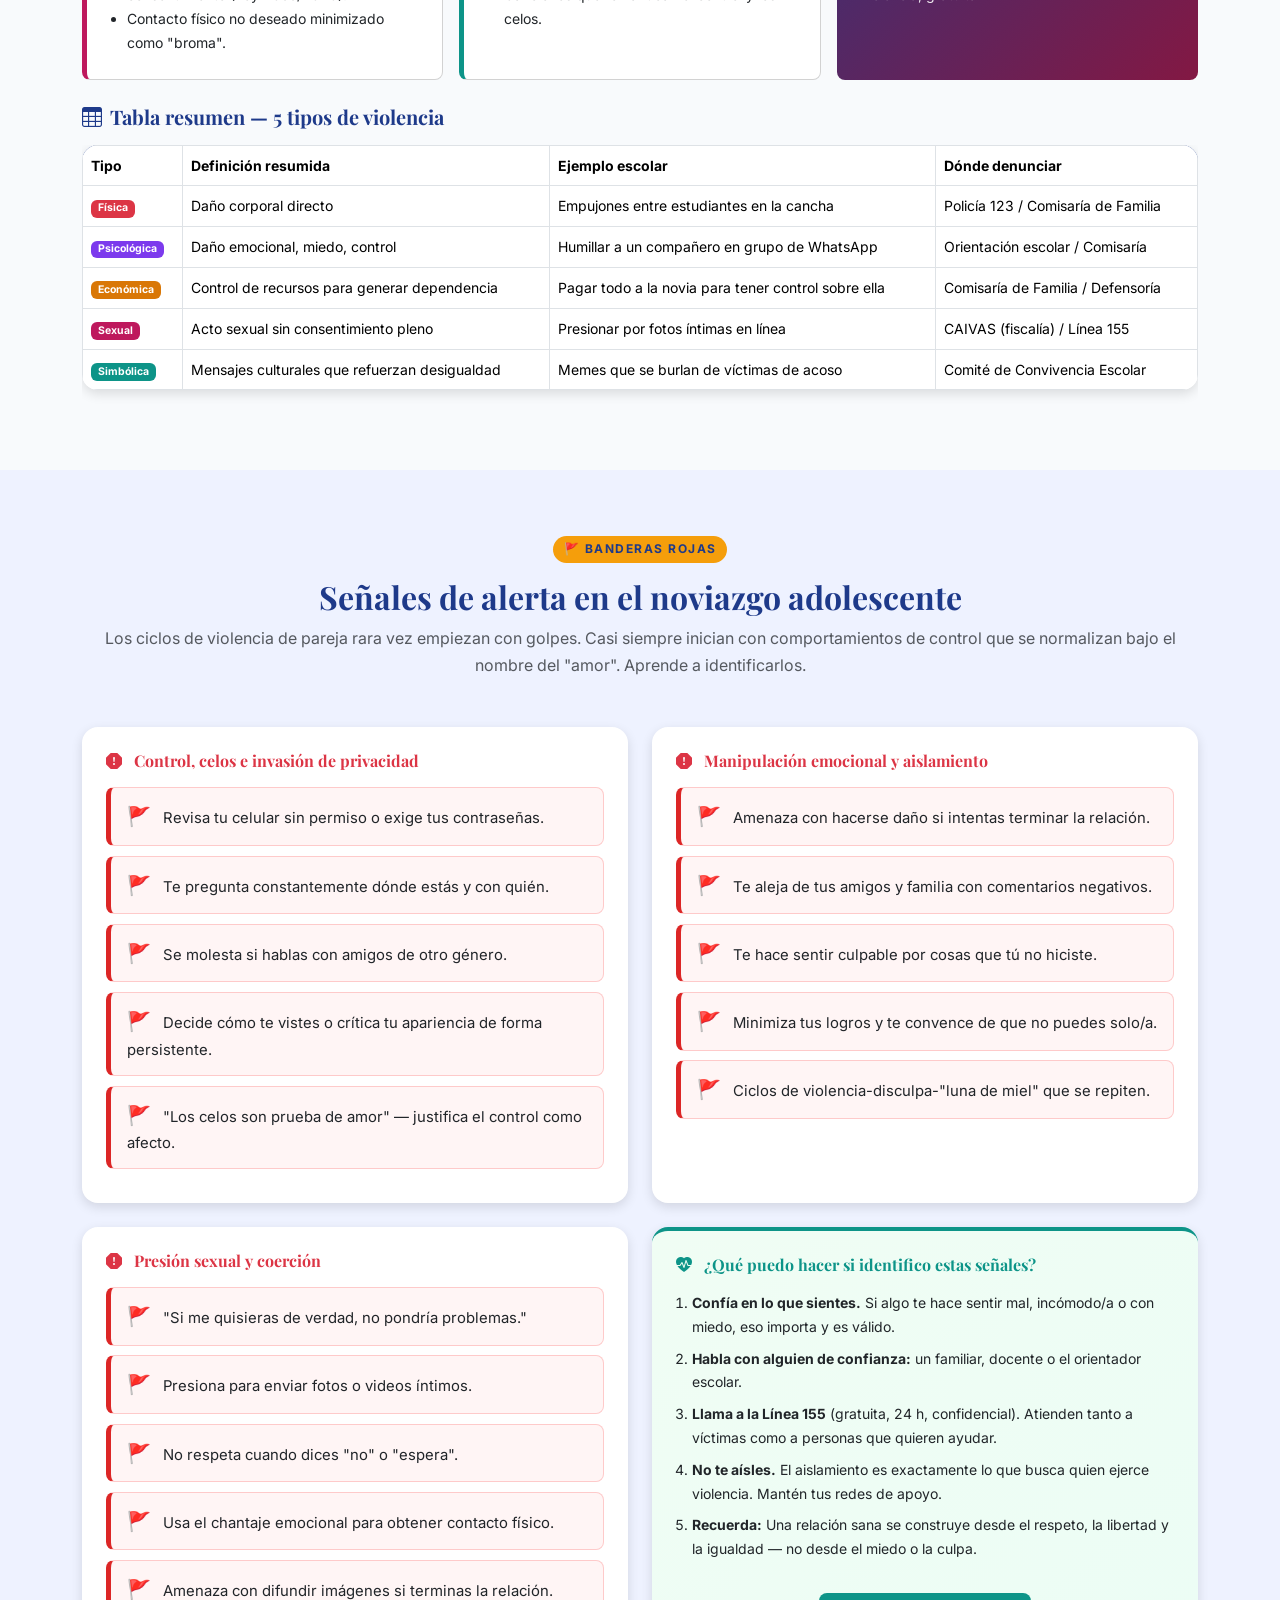
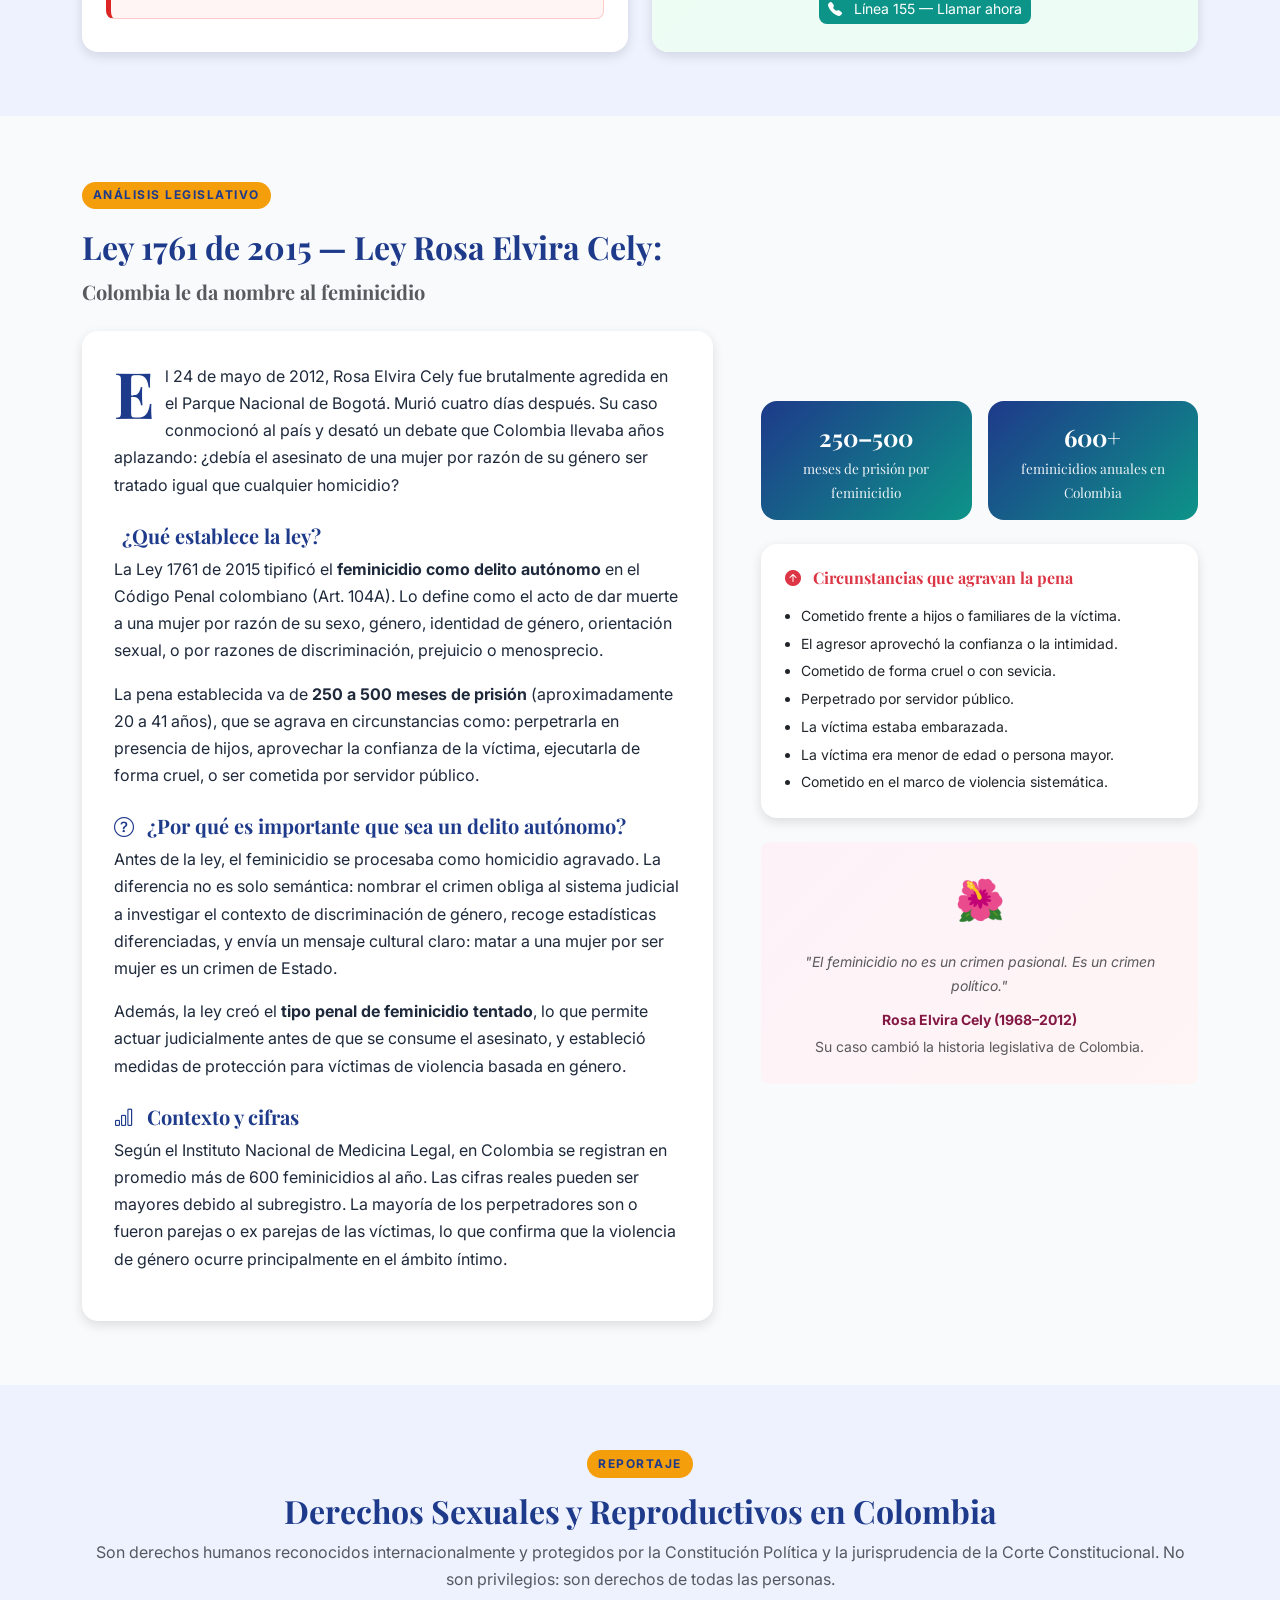
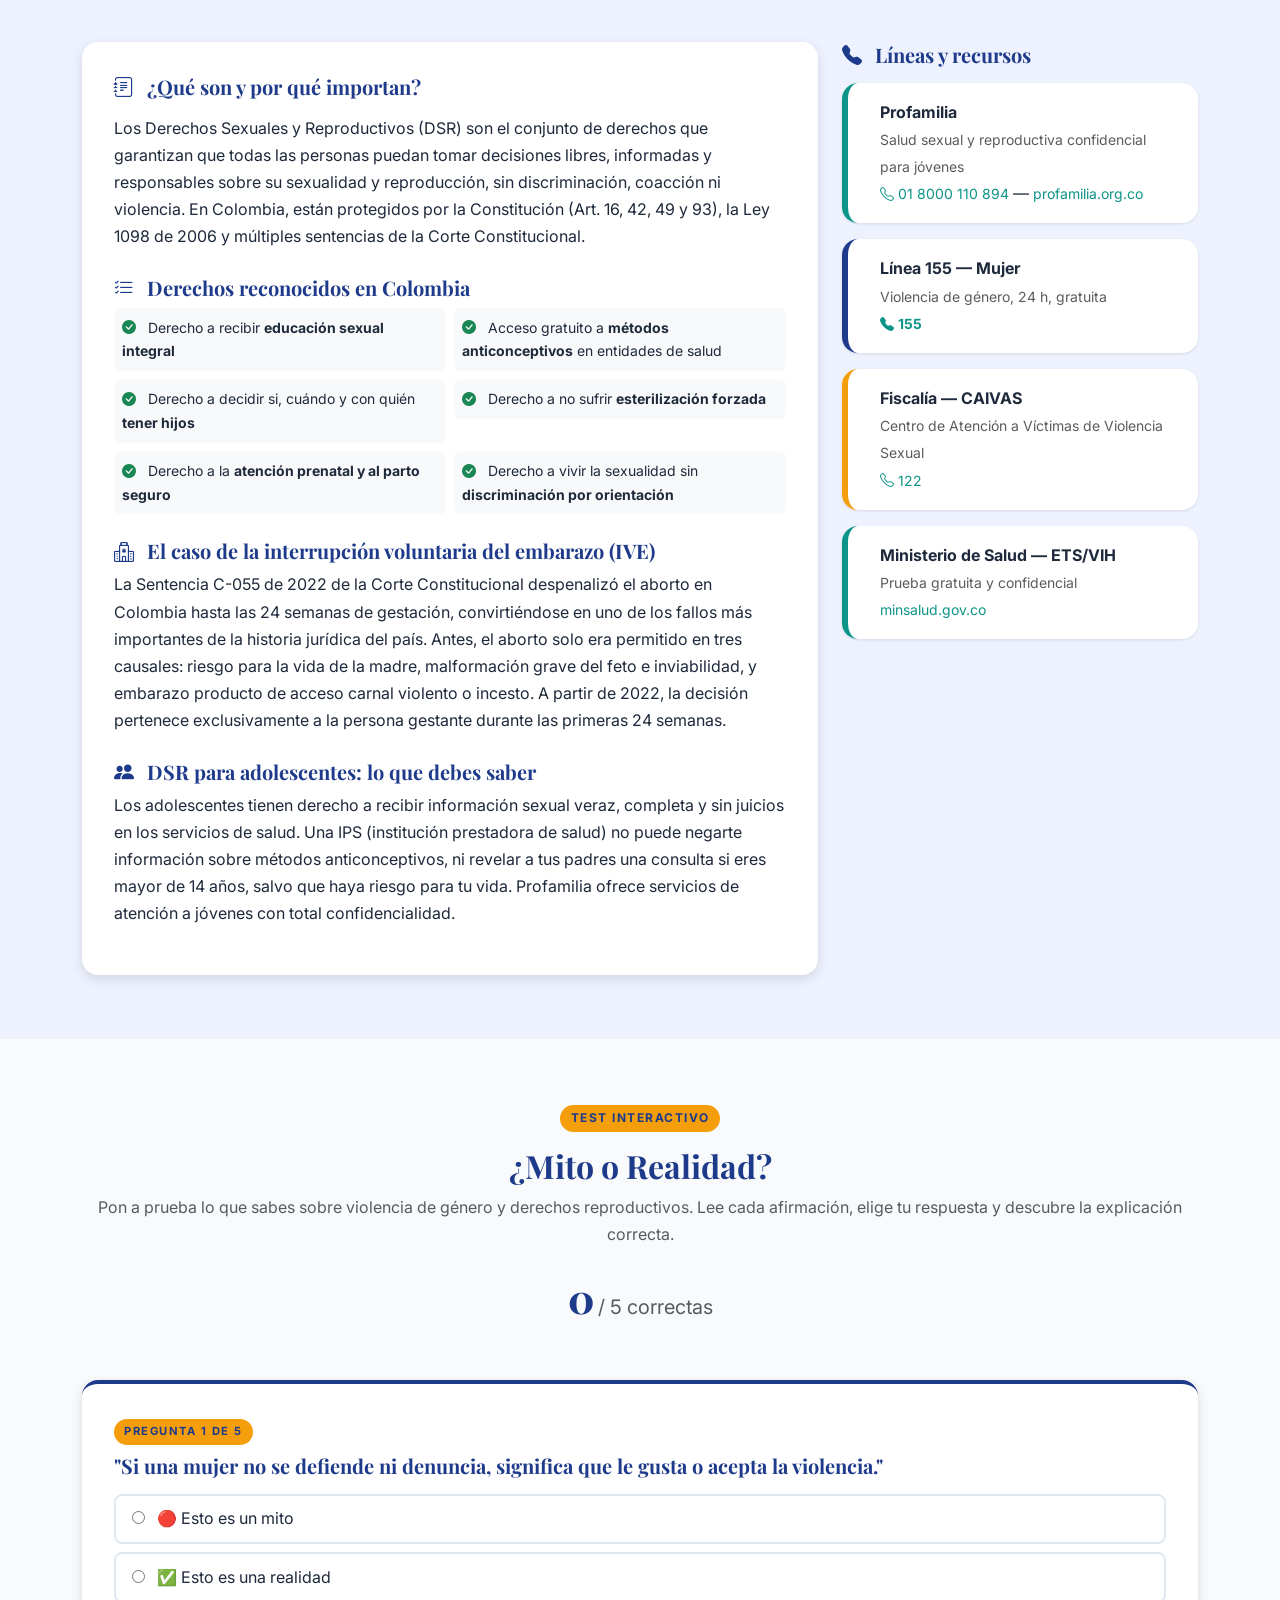
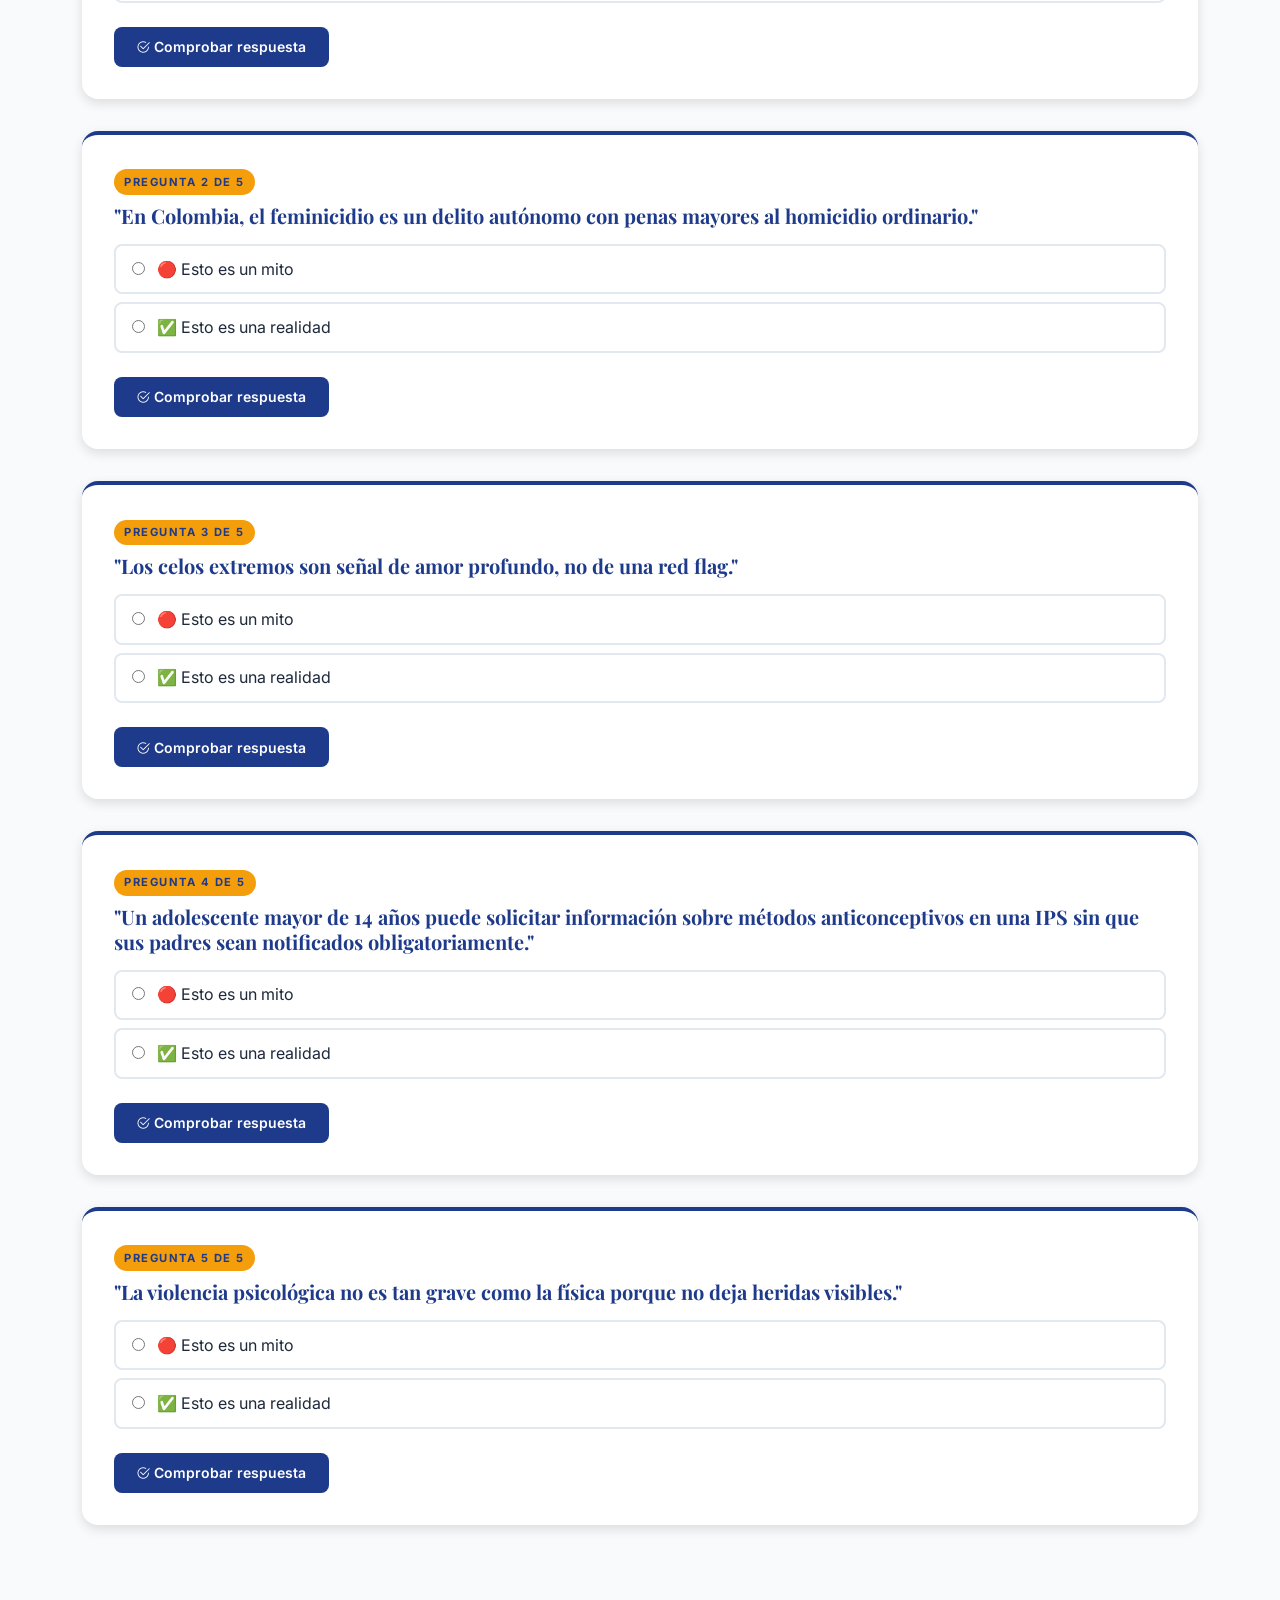
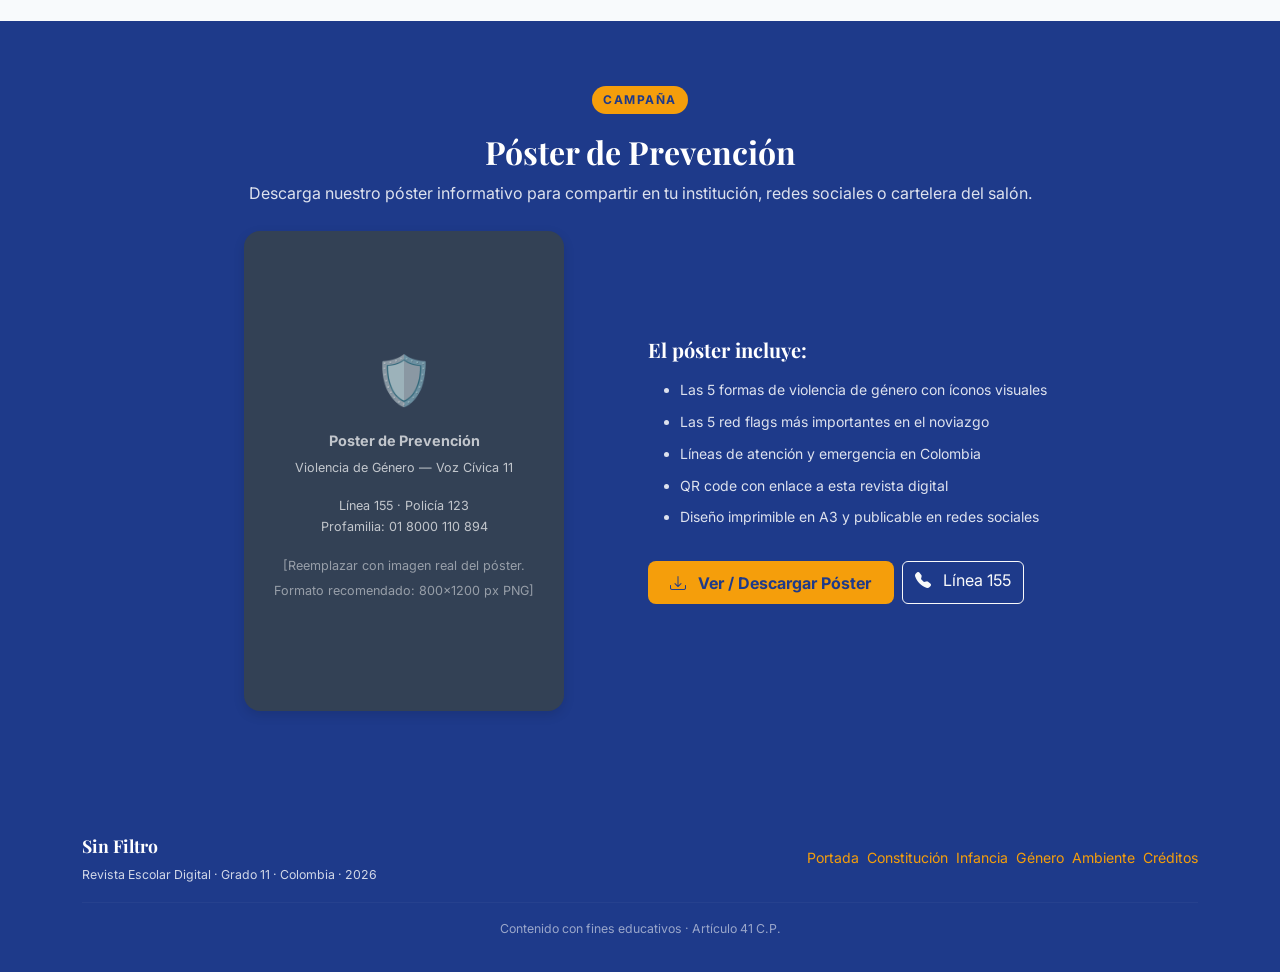
<file: genero.html>
<!DOCTYPE html>
<html lang="es">
<head>
  <meta charset="UTF-8" />
  <meta name="viewport" content="width=device-width, initial-scale=1.0" />
  <meta name="description"
    content="Violencia de Género y Derechos Reproductivos — Sin Filtro. Ley Rosa Elvira Cely, red flags, derechos sexuales y test Mito vs. Realidad." />
  <title>Género y Derechos Reproductivos — Sin Filtro</title>

  <!-- Bootstrap 5 CSS -->
  <link rel="stylesheet"
    href="https://cdn.jsdelivr.net/npm/bootstrap@5.3.3/dist/css/bootstrap.min.css"
    integrity="sha384-QWTKZyjpPEjISv5WaRU9OFeRpok6YctnYmDr5pNlyT2bRjXh0JMhjY6hW+ALEwIH"
    crossorigin="anonymous" />
  <!-- Bootstrap Icons -->
  <link rel="stylesheet"
    href="https://cdn.jsdelivr.net/npm/bootstrap-icons@1.11.3/font/bootstrap-icons.min.css" />
  <!-- Google Fonts -->
  <link rel="preconnect" href="https://fonts.googleapis.com" />
  <link rel="preconnect" href="https://fonts.gstatic.com" crossorigin />
  <link href="https://fonts.googleapis.com/css2?family=Playfair+Display:wght@400;700;900&family=Inter:wght@400;500;600;700&display=swap"
    rel="stylesheet" />
  <!-- Estilos propios -->
  <link rel="stylesheet" href="css/styles.css" />

  <!-- Estilos extra específicos de esta página -->
  <style>
    /* Fila de tabla de violencias con color de tipo */
    .tipo-fisica   { border-left: 5px solid #dc2626; }
    .tipo-psico    { border-left: 5px solid #7c3aed; }
    .tipo-eco      { border-left: 5px solid #d97706; }
    .tipo-sexual   { border-left: 5px solid #be185d; }
    .tipo-simbolica{ border-left: 5px solid #0d9488; }

    /* Red flags */
    .redflag-item {
      background: #fff5f5;
      border: 1.5px solid #fecaca;
      border-left: 5px solid #dc2626;
      border-radius: var(--radio-md);
      padding: .75rem 1rem;
      margin-bottom: .6rem;
      font-size: .93rem;
    }
    .redflag-item .rf-icon { font-size: 1.2rem; margin-right: .5rem; }

    /* Marcador de score del test */
    #score-display {
      font-size: 2.5rem;
      font-weight: 800;
      font-family: var(--fuente-titular);
      color: var(--color-primario);
    }
  </style>
</head>

<body>

  <!-- ══════════════════════════════════════════════════════
       NAVBAR
       ══════════════════════════════════════════════════════ -->
  <nav class="navbar navbar-expand-lg navbar-revista sticky-top" aria-label="Navegación principal">
    <div class="container">
      <a class="navbar-brand" href="index.html">
        <i class="bi bi-journal-richtext me-2" aria-hidden="true"></i>
        Sin <span>Filtro</span> 
      </a>
      <button class="navbar-toggler" type="button"
        data-bs-toggle="collapse" data-bs-target="#navPrincipal"
        aria-controls="navPrincipal" aria-expanded="false"
        aria-label="Abrir menú">
        <span class="navbar-toggler-icon"></span>
      </button>
      <div class="collapse navbar-collapse" id="navPrincipal">
        <ul class="navbar-nav ms-auto gap-1">
          <li class="nav-item"><a class="nav-link" href="index.html"><i class="bi bi-house-door me-1"></i>Portada</a></li>
          <li class="nav-item"><a class="nav-link" href="constitucion.html"><i class="bi bi-book me-1"></i>Constitución</a></li>
          <li class="nav-item"><a class="nav-link" href="infancia.html"><i class="bi bi-people me-1"></i>Infancia</a></li>
          <li class="nav-item"><a class="nav-link" href="genero.html"><i class="bi bi-gender-female me-1"></i>Género</a></li>
          <li class="nav-item"><a class="nav-link" href="ambiente.html"><i class="bi bi-tree me-1"></i>Ambiente</a></li>
          <li class="nav-item"><a class="nav-link" href="creditos.html"><i class="bi bi-award me-1"></i>Créditos</a></li>
        </ul>
      </div>
    </div>
  </nav>

  <!-- ══════════════════════════════════════════════════════
       HERO INTERNO
       ══════════════════════════════════════════════════════ -->
  <header class="hero-revista" role="banner" 
  style="background-image: linear-gradient(135deg, rgba(30,58,138,0.80) 0%, rgba(13,148,136,0.70) 100%),url('img/foto-hero.jpeg');
  background-size: cover;
  background-position: center;
  background-repeat: no-repeat;
">

    <div class="container position-relative" style="z-index:1;">
      <span class="badge-edicion mb-3 d-inline-block">
        <i class="bi bi-gender-female me-1"></i>Fase 4 — Violencia de Género y Derechos Reproductivos
      </span>
      <h1 class="fade-in-up">
        Género, cuerpo<br>
        <span style="color:var(--color-acento);">y derechos que nos pertenecen</span>
      </h1>
      <p class="subtitulo fade-in-up fade-in-up-delay-1">
        Tipos de violencia, señales de alerta, Ley Rosa Elvira Cely y
        derechos sexuales y reproductivos en Colombia.
      </p>
      <!-- Aviso de contenido sensible -->
      <div class="alert alert-warning border-0 mt-4 py-2 px-3 d-inline-flex align-items-center gap-2"
        style="font-size:.88rem; border-radius:var(--radio-md);" role="note">
        <i class="bi bi-exclamation-triangle-fill" aria-hidden="true"></i>
        <span>Este contenido aborda temas de violencia de género. Si necesitas ayuda,
        llama a la <strong>Línea 155</strong> (gratuita, 24 h).</span>
      </div>
    </div>
  </header>

  <!-- ══════════════════════════════════════════════════════
       SECCIÓN 1 — TABLA COMPARATIVA DE TIPOS DE VIOLENCIA
       ══════════════════════════════════════════════════════ -->
  <section class="seccion" aria-labelledby="h2-tipos-violencia">
    <div class="container">

      <div class="text-center mb-5">
        <span class="etiqueta-seccion">Marco conceptual</span>
        <h2 id="h2-tipos-violencia" class="mt-1">Tipos de violencia de género</h2>
        <p class="text-muted">
          La violencia de género no siempre deja marcas visibles. Conocer sus formas
          es el primer paso para identificarla, denunciarla y prevenirla.
          Clasificación basada en la Ley 1257 de 2008 y la OPS.
        </p>
      </div>

      <!-- Vista tarjetas (móvil y escritorio) -->
      <div class="row g-3 mb-4">

        <!-- Física -->
        <div class="col-md-6 col-lg-4 animacion-entrada">
          <div class="card h-100 tipo-fisica" style="border-radius:var(--radio-md);">
            <div class="card-body p-4">
              <div class="d-flex align-items-center gap-3 mb-3">
                <span style="font-size:2rem;" aria-hidden="true">👊</span>
                <div>
                  <h3 class="fs-6 mb-0" style="color:#dc2626;">Violencia Física</h3>
                  <span class="badge bg-danger text-white small">La más visible</span>
                </div>
              </div>
              <p class="small mb-2">
                <strong>Definición:</strong> Cualquier acto que cause daño corporal —
                golpes, empujones, quemaduras, restricción de movimiento.
              </p>
              <p class="small mb-2">
                <strong>Ejemplos cotidianos en el noviazgo:</strong>
              </p>
              <ul class="small mb-0 ps-3">
                <li>Jalar del brazo o del cabello "en broma".</li>
                <li>Pellizcos que dejan moretones.</li>
                <li>Bloquear la salida de una habitación.</li>
                <li>Romper objetos personales en un arrebato.</li>
              </ul>
            </div>
          </div>
        </div>

        <!-- Psicológica -->
        <div class="col-md-6 col-lg-4 animacion-entrada">
          <div class="card h-100 tipo-psico" style="border-radius:var(--radio-md);">
            <div class="card-body p-4">
              <div class="d-flex align-items-center gap-3 mb-3">
                <span style="font-size:2rem;" aria-hidden="true">🧠</span>
                <div>
                  <h3 class="fs-6 mb-0" style="color:#7c3aed;">Violencia Psicológica</h3>
                  <span class="badge text-white small" style="background:#7c3aed;">La más común</span>
                </div>
              </div>
              <p class="small mb-2">
                <strong>Definición:</strong> Acciones u omisiones que causan daño emocional,
                miedo, baja autoestima o dependencia afectiva.
              </p>
              <p class="small mb-2"><strong>Ejemplos cotidianos:</strong></p>
              <ul class="small mb-0 ps-3">
                <li>"Sin mí no eres nadie" / humillaciones en público.</li>
                <li>Revisión constante del celular o redes sociales.</li>
                <li>Amenazas de suicidio para evitar la ruptura.</li>
                <li>Aislamiento de amigos y familia.</li>
                <li>Gaslighting: hacer dudar de la propia percepción.</li>
              </ul>
            </div>
          </div>
        </div>

        <!-- Económica -->
        <div class="col-md-6 col-lg-4 animacion-entrada">
          <div class="card h-100 tipo-eco" style="border-radius:var(--radio-md);">
            <div class="card-body p-4">
              <div class="d-flex align-items-center gap-3 mb-3">
                <span style="font-size:2rem;" aria-hidden="true">💸</span>
                <div>
                  <h3 class="fs-6 mb-0" style="color:#d97706;">Violencia Económica</h3>
                  <span class="badge text-white small" style="background:#d97706;">Muy normalizada</span>
                </div>
              </div>
              <p class="small mb-2">
                <strong>Definición:</strong> Control del acceso a recursos económicos
                con el fin de generar dependencia o castigo.
              </p>
              <p class="small mb-2"><strong>Ejemplos cotidianos:</strong></p>
              <ul class="small mb-0 ps-3">
                <li>Exigir cuentas detalladas de cada gasto.</li>
                <li>Impedir que la pareja trabaje o estudie.</li>
                <li>Usar el dinero como premio o castigo.</li>
                <li>Tomar decisiones económicas sin consultar.</li>
              </ul>
            </div>
          </div>
        </div>

        <!-- Sexual -->
        <div class="col-md-6 col-lg-4 animacion-entrada">
          <div class="card h-100 tipo-sexual" style="border-radius:var(--radio-md);">
            <div class="card-body p-4">
              <div class="d-flex align-items-center gap-3 mb-3">
                <span style="font-size:2rem;" aria-hidden="true">🚫</span>
                <div>
                  <h3 class="fs-6 mb-0" style="color:#be185d;">Violencia Sexual</h3>
                  <span class="badge text-white small" style="background:#be185d;">Siempre delito</span>
                </div>
              </div>
              <p class="small mb-2">
                <strong>Definición:</strong> Todo acto sexual no consentido, o
                que se logra mediante coacción, engaño o aprovechando situación
                de vulnerabilidad. El consentimiento puede retirarse en cualquier momento.
              </p>
              <p class="small mb-2"><strong>Ejemplos cotidianos:</strong></p>
              <ul class="small mb-0 ps-3">
                <li>Presión para enviar imágenes íntimas (sexting forzado).</li>
                <li>"Si me quisieras, lo harías" — coerción sexual.</li>
                <li>Difundir imágenes íntimas sin consentimiento (Ley 2055/2020).</li>
                <li>Contacto físico no deseado minimizado como "broma".</li>
              </ul>
            </div>
          </div>
        </div>

        <!-- Simbólica -->
        <div class="col-md-6 col-lg-4 animacion-entrada">
          <div class="card h-100 tipo-simbolica" style="border-radius:var(--radio-md);">
            <div class="card-body p-4">
              <div class="d-flex align-items-center gap-3 mb-3">
                <span style="font-size:2rem;" aria-hidden="true">📺</span>
                <div>
                  <h3 class="fs-6 mb-0" style="color:#0d9488;">Violencia Simbólica</h3>
                  <span class="badge text-white small" style="background:#0d9488;">La menos visible</span>
                </div>
              </div>
              <p class="small mb-2">
                <strong>Definición:</strong> Mensajes, valores, íconos o signos culturales
                que transmiten y reproducen dominación, desigualdad y discriminación
                de género. Opera de forma invisible y naturalizada.
              </p>
              <p class="small mb-2"><strong>Ejemplos cotidianos:</strong></p>
              <ul class="small mb-0 ps-3">
                <li>Publicidad que cosifica el cuerpo femenino.</li>
                <li>Chistes que minimizan la violencia contra la mujer.</li>
                <li>"Los hombres no lloran" — estereotipos de masculinidad.</li>
                <li>Canciones que romantican el control y los celos.</li>
              </ul>
            </div>
          </div>
        </div>

        <!-- Resumen legal -->
        <div class="col-md-6 col-lg-4 animacion-entrada">
          <div class="card h-100 border-0 rounded-3 d-flex flex-column justify-content-center text-center p-4"
            style="background:linear-gradient(135deg,var(--color-primario),#831843);">
            <span style="font-size:3rem;" aria-hidden="true">📜</span>
            <h3 class="fs-6 text-white mt-2 mb-3">Marco Legal en Colombia</h3>
            <ul class="list-unstyled text-start small" style="color:rgba(255,255,255,.9);">
              <li class="mb-2">
                <i class="bi bi-check-circle-fill text-warning me-2"></i>
                <strong>Ley 1257/2008:</strong> Define y sanciona la violencia contra la mujer
              </li>
              <li class="mb-2">
                <i class="bi bi-check-circle-fill text-warning me-2"></i>
                <strong>Ley 1761/2015:</strong> Tipifica el feminicidio como delito autónomo
              </li>
              <li class="mb-2">
                <i class="bi bi-check-circle-fill text-warning me-2"></i>
                <strong>Ley 1542/2012:</strong> Elimina la conciliación en violencia intrafamiliar
              </li>
              <li>
                <i class="bi bi-check-circle-fill text-warning me-2"></i>
                <strong>Línea 155:</strong> Atención a mujeres víctimas de violencia, gratuita 24 h
              </li>
            </ul>
          </div>
        </div>

      </div><!-- /row tipos -->

      <!-- Tabla comparativa formal -->
      <div class="animacion-entrada">
        <h3 class="fs-5 text-primario mb-3">
          <i class="bi bi-table me-2" aria-hidden="true"></i>Tabla resumen — 5 tipos de violencia
        </h3>
        <div class="table-responsive">
          <table class="table tabla-violencias table-bordered align-middle small">
            <thead>
              <tr>
                <th scope="col">Tipo</th>
                <th scope="col">Definición resumida</th>
                <th scope="col">Ejemplo escolar</th>
                <th scope="col">Dónde denunciar</th>
              </tr>
            </thead>
            <tbody>
              <tr>
                <td><span class="badge bg-danger">Física</span></td>
                <td>Daño corporal directo</td>
                <td>Empujones entre estudiantes en la cancha</td>
                <td>Policía 123 / Comisaría de Familia</td>
              </tr>
              <tr>
                <td><span class="badge text-white" style="background:#7c3aed;">Psicológica</span></td>
                <td>Daño emocional, miedo, control</td>
                <td>Humillar a un compañero en grupo de WhatsApp</td>
                <td>Orientación escolar / Comisaría</td>
              </tr>
              <tr>
                <td><span class="badge text-white" style="background:#d97706;">Económica</span></td>
                <td>Control de recursos para generar dependencia</td>
                <td>Pagar todo a la novia para tener control sobre ella</td>
                <td>Comisaría de Familia / Defensoría</td>
              </tr>
              <tr>
                <td><span class="badge text-white" style="background:#be185d;">Sexual</span></td>
                <td>Acto sexual sin consentimiento pleno</td>
                <td>Presionar por fotos íntimas en línea</td>
                <td>CAIVAS (fiscalía) / Línea 155</td>
              </tr>
              <tr>
                <td><span class="badge text-white" style="background:#0d9488;">Simbólica</span></td>
                <td>Mensajes culturales que refuerzan desigualdad</td>
                <td>Memes que se burlan de víctimas de acoso</td>
                <td>Comité de Convivencia Escolar</td>
              </tr>
            </tbody>
          </table>
        </div>
      </div>

    </div>
  </section>


  <!-- ══════════════════════════════════════════════════════
       SECCIÓN 2 — RED FLAGS EN EL NOVIAZGO
       ══════════════════════════════════════════════════════ -->
  <section class="seccion-alt" aria-labelledby="h2-redflags">
    <div class="container">

      <div class="text-center mb-5">
        <span class="etiqueta-seccion">🚩 Banderas Rojas</span>
        <h2 id="h2-redflags" class="mt-1">Señales de alerta en el noviazgo adolescente</h2>
        <p class="text-muted">
          Los ciclos de violencia de pareja rara vez empiezan con golpes.
          Casi siempre inician con comportamientos de control que se normalizan
          bajo el nombre del "amor". Aprende a identificarlos.
        </p>
      </div>

      <div class="row g-4">

        <!-- Columna 1: Control y celos -->
        <div class="col-md-6 animacion-entrada">
          <div class="card-revista card h-100 p-4">
            <h3 class="fs-6 text-danger mb-3">
              <i class="bi bi-exclamation-octagon-fill me-2" aria-hidden="true"></i>
              Control, celos e invasión de privacidad
            </h3>
            <div class="redflag-item">
              <span class="rf-icon">🚩</span>
              Revisa tu celular sin permiso o exige tus contraseñas.
            </div>
            <div class="redflag-item">
              <span class="rf-icon">🚩</span>
              Te pregunta constantemente dónde estás y con quién.
            </div>
            <div class="redflag-item">
              <span class="rf-icon">🚩</span>
              Se molesta si hablas con amigos de otro género.
            </div>
            <div class="redflag-item">
              <span class="rf-icon">🚩</span>
              Decide cómo te vistes o crítica tu apariencia de forma persistente.
            </div>
            <div class="redflag-item">
              <span class="rf-icon">🚩</span>
              "Los celos son prueba de amor" — justifica el control como afecto.
            </div>
          </div>
        </div>

        <!-- Columna 2: Manipulación emocional -->
        <div class="col-md-6 animacion-entrada">
          <div class="card-revista card h-100 p-4">
            <h3 class="fs-6 text-danger mb-3">
              <i class="bi bi-exclamation-octagon-fill me-2" aria-hidden="true"></i>
              Manipulación emocional y aislamiento
            </h3>
            <div class="redflag-item">
              <span class="rf-icon">🚩</span>
              Amenaza con hacerse daño si intentas terminar la relación.
            </div>
            <div class="redflag-item">
              <span class="rf-icon">🚩</span>
              Te aleja de tus amigos y familia con comentarios negativos.
            </div>
            <div class="redflag-item">
              <span class="rf-icon">🚩</span>
              Te hace sentir culpable por cosas que tú no hiciste.
            </div>
            <div class="redflag-item">
              <span class="rf-icon">🚩</span>
              Minimiza tus logros y te convence de que no puedes solo/a.
            </div>
            <div class="redflag-item">
              <span class="rf-icon">🚩</span>
              Ciclos de violencia-disculpa-"luna de miel" que se repiten.
            </div>
          </div>
        </div>

        <!-- Columna 3: Coerción sexual -->
        <div class="col-md-6 animacion-entrada">
          <div class="card-revista card h-100 p-4">
            <h3 class="fs-6 text-danger mb-3">
              <i class="bi bi-exclamation-octagon-fill me-2" aria-hidden="true"></i>
              Presión sexual y coerción
            </h3>
            <div class="redflag-item">
              <span class="rf-icon">🚩</span>
              "Si me quisieras de verdad, no pondría problemas."
            </div>
            <div class="redflag-item">
              <span class="rf-icon">🚩</span>
              Presiona para enviar fotos o videos íntimos.
            </div>
            <div class="redflag-item">
              <span class="rf-icon">🚩</span>
              No respeta cuando dices "no" o "espera".
            </div>
            <div class="redflag-item">
              <span class="rf-icon">🚩</span>
              Usa el chantaje emocional para obtener contacto físico.
            </div>
            <div class="redflag-item">
              <span class="rf-icon">🚩</span>
              Amenaza con difundir imágenes si terminas la relación.
            </div>
          </div>
        </div>

        <!-- Columna 4: Qué hacer -->
        <div class="col-md-6 animacion-entrada">
          <div class="card-revista card h-100 p-4"
            style="background:linear-gradient(135deg,#f0fdf4,#ecfdf5); border-top:4px solid var(--color-secundario);">
            <h3 class="fs-6 mb-3" style="color:var(--color-secundario);">
              <i class="bi bi-heart-pulse-fill me-2" aria-hidden="true"></i>
              ¿Qué puedo hacer si identifico estas señales?
            </h3>
            <ol class="small ps-3">
              <li class="mb-2">
                <strong>Confía en lo que sientes.</strong> Si algo te hace sentir mal,
                incómodo/a o con miedo, eso importa y es válido.
              </li>
              <li class="mb-2">
                <strong>Habla con alguien de confianza:</strong> un familiar, docente
                o el orientador escolar.
              </li>
              <li class="mb-2">
                <strong>Llama a la Línea 155</strong> (gratuita, 24 h, confidencial).
                Atienden tanto a víctimas como a personas que quieren ayudar.
              </li>
              <li class="mb-2">
                <strong>No te aísles.</strong> El aislamiento es exactamente lo que
                busca quien ejerce violencia. Mantén tus redes de apoyo.
              </li>
              <li>
                <strong>Recuerda:</strong> Una relación sana se construye desde el
                respeto, la libertad y la igualdad — no desde el miedo o la culpa.
              </li>
            </ol>
            <div class="mt-3 text-center">
              <a href="tel:155" class="btn btn-sm"
                style="background:var(--color-secundario);color:#fff;border-radius:var(--radio-md);">
                <i class="bi bi-telephone-fill me-2" aria-hidden="true"></i>
                Línea 155 — Llamar ahora
              </a>
            </div>
          </div>
        </div>

      </div><!-- /row red flags -->
    </div>
  </section>


  <!-- ══════════════════════════════════════════════════════
       SECCIÓN 3 — LEY ROSA ELVIRA CELY
       ══════════════════════════════════════════════════════ -->
  <section class="seccion" id="rosaelvira" aria-labelledby="h2-rosaelvira">
    <div class="container">

      <div class="row g-5 align-items-center">

        <!-- Texto principal -->
        <div class="col-lg-7 animacion-entrada">
          <span class="etiqueta-seccion">Análisis Legislativo</span>
          <h2 id="h2-rosaelvira" class="mt-2">
            Ley 1761 de 2015 — Ley Rosa Elvira Cely:<br>
            <small class="fs-5 text-muted">Colombia le da nombre al feminicidio</small>
          </h2>

          <article class="articulo-opinion mt-4">
            <p class="drop-cap">
              El 24 de mayo de 2012, Rosa Elvira Cely fue brutalmente agredida en
              el Parque Nacional de Bogotá. Murió cuatro días después. Su caso
              conmocionó al país y desató un debate que Colombia llevaba años
              aplazando: ¿debía el asesinato de una mujer por razón de su género
              ser tratado igual que cualquier homicidio?
            </p>

            <h3 class="fs-5 mt-4 mb-2 text-primario">
              <i class="bi bi-gavel me-2" aria-hidden="true"></i>
              ¿Qué establece la ley?
            </h3>
            <p>
              La Ley 1761 de 2015 tipificó el <strong>feminicidio como delito autónomo</strong>
              en el Código Penal colombiano (Art. 104A). Lo define como el acto de
              dar muerte a una mujer por razón de su sexo, género, identidad de
              género, orientación sexual, o por razones de discriminación, prejuicio
              o menosprecio.
            </p>
            <p>
              La pena establecida va de <strong>250 a 500 meses de prisión</strong>
              (aproximadamente 20 a 41 años), que se agrava en circunstancias como:
              perpetrarla en presencia de hijos, aprovechar la confianza de la
              víctima, ejecutarla de forma cruel, o ser cometida por servidor público.
            </p>

            <h3 class="fs-5 mt-4 mb-2 text-primario">
              <i class="bi bi-question-circle me-2" aria-hidden="true"></i>
              ¿Por qué es importante que sea un delito autónomo?
            </h3>
            <p>
              Antes de la ley, el feminicidio se procesaba como homicidio agravado.
              La diferencia no es solo semántica: nombrar el crimen obliga al sistema
              judicial a investigar el contexto de discriminación de género,
              recoge estadísticas diferenciadas, y envía un mensaje cultural claro:
              matar a una mujer por ser mujer es un crimen de Estado.
            </p>
            <p>
              Además, la ley creó el <strong>tipo penal de feminicidio tentado</strong>,
              lo que permite actuar judicialmente antes de que se consume el asesinato,
              y estableció medidas de protección para víctimas de violencia basada en género.
            </p>

            <h3 class="fs-5 mt-4 mb-2 text-primario">
              <i class="bi bi-bar-chart me-2" aria-hidden="true"></i>
              Contexto y cifras
            </h3>
            <p>
              Según el Instituto Nacional de Medicina Legal, en Colombia se registran
              en promedio más de 600 feminicidios al año. Las cifras reales pueden ser
              mayores debido al subregistro. La mayoría de los perpetradores son o
              fueron parejas o ex parejas de las víctimas, lo que confirma que la
              violencia de género ocurre principalmente en el ámbito íntimo.
            </p>
          </article>
        </div>

        <!-- Panel lateral -->
        <div class="col-lg-5 animacion-entrada">

          <!-- Datos clave -->
          <div class="row g-3 mb-4">
            <div class="col-6">
              <div class="dato-destacado" style="font-size:1.5rem;">
                250–500
                <small>meses de prisión por feminicidio</small>
              </div>
            </div>
            <div class="col-6">
              <div class="dato-destacado" style="font-size:1.5rem;">
                600+
                <small>feminicidios anuales en Colombia</small>
              </div>
            </div>
          </div>

          <!-- Circunstancias agravantes -->
          <div class="card-revista card p-4 mb-4">
            <h3 class="fs-6 text-danger mb-3">
              <i class="bi bi-arrow-up-circle-fill me-2" aria-hidden="true"></i>
              Circunstancias que agravan la pena
            </h3>
            <ul class="small ps-3 mb-0">
              <li class="mb-1">Cometido frente a hijos o familiares de la víctima.</li>
              <li class="mb-1">El agresor aprovechó la confianza o la intimidad.</li>
              <li class="mb-1">Cometido de forma cruel o con sevicia.</li>
              <li class="mb-1">Perpetrado por servidor público.</li>
              <li class="mb-1">La víctima estaba embarazada.</li>
              <li class="mb-1">La víctima era menor de edad o persona mayor.</li>
              <li>Cometido en el marco de violencia sistemática.</li>
            </ul>
          </div>

          <!-- Homenaje -->
          <div class="alert border-0 rounded-3 text-center py-4"
            style="background:linear-gradient(135deg,#fdf2f8,#fff5f5);">
            <p style="font-size:2.5rem;" aria-hidden="true">🌺</p>
            <blockquote class="fst-italic small mb-2 text-muted">
              "El feminicidio no es un crimen pasional. Es un crimen político."
            </blockquote>
            <span class="fw-bold small" style="color:#831843;">
              Rosa Elvira Cely (1968–2012)
            </span><br>
            <small class="text-muted">Su caso cambió la historia legislativa de Colombia.</small>
          </div>

        </div>
      </div>
    </div>
  </section>


  <!-- ══════════════════════════════════════════════════════
       SECCIÓN 4 — DERECHOS SEXUALES Y REPRODUCTIVOS
       ══════════════════════════════════════════════════════ -->
  <section class="seccion-alt" aria-labelledby="h2-dsr">
    <div class="container">

      <div class="text-center mb-5">
        <span class="etiqueta-seccion">Reportaje</span>
        <h2 id="h2-dsr" class="mt-1">Derechos Sexuales y Reproductivos en Colombia</h2>
        <p class="text-muted">
          Son derechos humanos reconocidos internacionalmente y protegidos por la
          Constitución Política y la jurisprudencia de la Corte Constitucional.
          No son privilegios: son derechos de todas las personas.
        </p>
      </div>

      <div class="row g-4">

        <!-- Reportaje principal -->
        <div class="col-lg-8 animacion-entrada">
          <article class="articulo-opinion">
            <h3 class="fs-5 text-primario mb-3">
              <i class="bi bi-journal-text me-2" aria-hidden="true"></i>
              ¿Qué son y por qué importan?
            </h3>
            <p>
              Los Derechos Sexuales y Reproductivos (DSR) son el conjunto de
              derechos que garantizan que todas las personas puedan tomar decisiones
              libres, informadas y responsables sobre su sexualidad y reproducción,
              sin discriminación, coacción ni violencia. En Colombia, están protegidos
              por la Constitución (Art. 16, 42, 49 y 93), la Ley 1098 de 2006 y
              múltiples sentencias de la Corte Constitucional.
            </p>

            <h3 class="fs-5 mt-4 mb-2 text-primario">
              <i class="bi bi-list-check me-2" aria-hidden="true"></i>
              Derechos reconocidos en Colombia
            </h3>
            <div class="row g-2 small">
              <div class="col-sm-6">
                <div class="bg-light rounded p-2">
                  <i class="bi bi-check-circle-fill text-success me-2"></i>
                  Derecho a recibir <strong>educación sexual integral</strong>
                </div>
              </div>
              <div class="col-sm-6">
                <div class="bg-light rounded p-2">
                  <i class="bi bi-check-circle-fill text-success me-2"></i>
                  Acceso gratuito a <strong>métodos anticonceptivos</strong> en entidades de salud
                </div>
              </div>
              <div class="col-sm-6">
                <div class="bg-light rounded p-2">
                  <i class="bi bi-check-circle-fill text-success me-2"></i>
                  Derecho a decidir si, cuándo y con quién <strong>tener hijos</strong>
                </div>
              </div>
              <div class="col-sm-6">
                <div class="bg-light rounded p-2">
                  <i class="bi bi-check-circle-fill text-success me-2"></i>
                  Derecho a no sufrir <strong>esterilización forzada</strong>
                </div>
              </div>
              <div class="col-sm-6">
                <div class="bg-light rounded p-2">
                  <i class="bi bi-check-circle-fill text-success me-2"></i>
                  Derecho a la <strong>atención prenatal y al parto seguro</strong>
                </div>
              </div>
              <div class="col-sm-6">
                <div class="bg-light rounded p-2">
                  <i class="bi bi-check-circle-fill text-success me-2"></i>
                  Derecho a vivir la sexualidad sin <strong>discriminación por orientación</strong>
                </div>
              </div>
            </div>

            <h3 class="fs-5 mt-4 mb-2 text-primario">
              <i class="bi bi-hospital me-2" aria-hidden="true"></i>
              El caso de la interrupción voluntaria del embarazo (IVE)
            </h3>
            <p>
              La Sentencia C-055 de 2022 de la Corte Constitucional despenalizó
              el aborto en Colombia hasta las 24 semanas de gestación, convirtiéndose
              en uno de los fallos más importantes de la historia jurídica del país.
              Antes, el aborto solo era permitido en tres causales: riesgo para la
              vida de la madre, malformación grave del feto e inviabilidad, y embarazo
              producto de acceso carnal violento o incesto. A partir de 2022, la
              decisión pertenece exclusivamente a la persona gestante durante las
              primeras 24 semanas.
            </p>

            <h3 class="fs-5 mt-4 mb-2 text-primario">
              <i class="bi bi-people-fill me-2" aria-hidden="true"></i>
              DSR para adolescentes: lo que debes saber
            </h3>
            <p>
              Los adolescentes tienen derecho a recibir información sexual veraz,
              completa y sin juicios en los servicios de salud. Una IPS (institución
              prestadora de salud) no puede negarte información sobre métodos
              anticonceptivos, ni revelar a tus padres una consulta si eres mayor
              de 14 años, salvo que haya riesgo para tu vida. Profamilia ofrece
              servicios de atención a jóvenes con total confidencialidad.
            </p>
          </article>
        </div>

        <!-- Panel lateral: recursos -->
        <div class="col-lg-4 animacion-entrada">

          <h3 class="fs-5 text-primario mb-3">
            <i class="bi bi-telephone-fill me-2" aria-hidden="true"></i>
            Líneas y recursos
          </h3>

          <div class="directorio-card icbf mb-3">
            <strong>Profamilia</strong><br>
            <small class="text-muted">Salud sexual y reproductiva confidencial para jóvenes</small><br>
            <a href="tel:018000110894" class="small">
              <i class="bi bi-telephone me-1"></i>01 8000 110 894
            </a> —
            <a href="https://profamilia.org.co" target="_blank" rel="noopener" class="small">
              profamilia.org.co
            </a>
          </div>

          <div class="directorio-card comisaria mb-3">
            <strong>Línea 155 — Mujer</strong><br>
            <small class="text-muted">Violencia de género, 24 h, gratuita</small><br>
            <a href="tel:155" class="small fw-bold">
              <i class="bi bi-telephone-fill me-1"></i>155
            </a>
          </div>

          <div class="directorio-card policia mb-3">
            <strong>Fiscalía — CAIVAS</strong><br>
            <small class="text-muted">Centro de Atención a Víctimas de Violencia Sexual</small><br>
            <a href="tel:122" class="small">
              <i class="bi bi-telephone me-1"></i>122
            </a>
          </div>

          <div class="directorio-card icbf">
            <strong>Ministerio de Salud — ETS/VIH</strong><br>
            <small class="text-muted">Prueba gratuita y confidencial</small><br>
            <a href="https://www.minsalud.gov.co" target="_blank" rel="noopener" class="small">
              minsalud.gov.co
            </a>
          </div>

        </div>
      </div>
    </div>
  </section>


  <!-- ══════════════════════════════════════════════════════
       SECCIÓN 5 — TEST INTERACTIVO: MITO vs. REALIDAD
       ══════════════════════════════════════════════════════ -->
  <section class="seccion" aria-labelledby="h2-test">
    <div class="container">

      <div class="text-center mb-5">
        <span class="etiqueta-seccion">Test Interactivo</span>
        <h2 id="h2-test" class="mt-1">¿Mito o Realidad?</h2>
        <p class="text-muted">
          Pon a prueba lo que sabes sobre violencia de género y derechos reproductivos.
          Lee cada afirmación, elige tu respuesta y descubre la explicación correcta.
        </p>
        <!-- Marcador -->
        <div class="mt-3">
          <span id="score-display">0</span>
          <span class="text-muted fs-5"> / <span id="total-preguntas">5</span> correctas</span>
        </div>
      </div>

      <!-- Pregunta 1 -->
      <div class="pregunta-test animacion-entrada">
        <span class="etiqueta-seccion mb-2 d-inline-block" style="font-size:.7rem;">Pregunta 1 de 5</span>
        <h3 class="fs-5 mb-3">
          "Si una mujer no se defiende ni denuncia, significa que le gusta o acepta la violencia."
        </h3>
        <form class="form-test-mito" data-respuesta="realidad" data-numero="1" novalidate>
          <div class="opciones">
            <label>
              <input type="radio" name="p1" value="mito" class="me-2" />
              🔴 Esto es un mito
            </label>
            <label>
              <input type="radio" name="p1" value="realidad" class="me-2" />
              ✅ Esto es una realidad
            </label>
          </div>
          <button type="submit" class="btn btn-primario btn-sm mt-3">
            <i class="bi bi-check2-circle me-1"></i>Comprobar respuesta
          </button>
          <!-- Resultados ocultos -->
          <div class="resultado-test resultado-realidad mt-3" data-tipo="realidad">
            ✅ <strong>¡Correcto! Esto es un MITO.</strong>
            Las víctimas de violencia no denuncian por múltiples razones: miedo a represalias,
            dependencia económica, vergüenza social, amor por el agresor o desconfianza en el sistema.
            El ciclo de violencia de Lenore Walker describe cómo la fase de "luna de miel"
            refuerza la permanencia en la relación. Nunca es culpa de la víctima.
          </div>
          <div class="resultado-test resultado-mito mt-3" data-tipo="mito">
            ❌ <strong>Incorrecto.</strong> Esta afirmación ES un mito.
            No denunciar no significa aceptar. Las barreras para salir de una relación violenta
            son complejas y reales. Ver la explicación correcta arriba.
          </div>
        </form>
      </div>

      <!-- Pregunta 2 -->
      <div class="pregunta-test animacion-entrada">
        <span class="etiqueta-seccion mb-2 d-inline-block" style="font-size:.7rem;">Pregunta 2 de 5</span>
        <h3 class="fs-5 mb-3">
          "En Colombia, el feminicidio es un delito autónomo con penas mayores al homicidio ordinario."
        </h3>
        <form class="form-test-mito" data-respuesta="realidad" data-numero="2" novalidate>
          <div class="opciones">
            <label>
              <input type="radio" name="p2" value="mito" class="me-2" />
              🔴 Esto es un mito
            </label>
            <label>
              <input type="radio" name="p2" value="realidad" class="me-2" />
              ✅ Esto es una realidad
            </label>
          </div>
          <button type="submit" class="btn btn-primario btn-sm mt-3">
            <i class="bi bi-check2-circle me-1"></i>Comprobar respuesta
          </button>
          <div class="resultado-test resultado-realidad mt-3" data-tipo="realidad">
            ✅ <strong>¡Correcto! Esto es una REALIDAD.</strong>
            La Ley 1761 de 2015 tipificó el feminicidio como delito autónomo (Art. 104A del
            Código Penal). La pena base es de 250 a 500 meses de prisión, superior al homicidio
            ordinario. Colombia fue uno de los primeros países de América Latina en hacerlo.
          </div>
          <div class="resultado-test resultado-mito mt-3" data-tipo="mito">
            ❌ <strong>Incorrecto.</strong> Esta afirmación ES una realidad.
            Desde 2015, Colombia tiene el feminicidio como delito propio con las penas más
            altas del Código Penal.
          </div>
        </form>
      </div>

      <!-- Pregunta 3 -->
      <div class="pregunta-test animacion-entrada">
        <span class="etiqueta-seccion mb-2 d-inline-block" style="font-size:.7rem;">Pregunta 3 de 5</span>
        <h3 class="fs-5 mb-3">
          "Los celos extremos son señal de amor profundo, no de una red flag."
        </h3>
        <form class="form-test-mito" data-respuesta="mito" data-numero="3" novalidate>
          <div class="opciones">
            <label>
              <input type="radio" name="p3" value="mito" class="me-2" />
              🔴 Esto es un mito
            </label>
            <label>
              <input type="radio" name="p3" value="realidad" class="me-2" />
              ✅ Esto es una realidad
            </label>
          </div>
          <button type="submit" class="btn btn-primario btn-sm mt-3">
            <i class="bi bi-check2-circle me-1"></i>Comprobar respuesta
          </button>
          <div class="resultado-test resultado-mito mt-3" data-tipo="mito">
            ✅ <strong>¡Correcto! Esto es un MITO.</strong>
            Los celos son una emoción humana, pero los celos extremos son una forma de control
            y un predictor de violencia futura en la relación. El amor sano no necesita
            monitorear, controlar ni restringir la libertad de la otra persona.
          </div>
          <div class="resultado-test resultado-realidad mt-3" data-tipo="realidad">
            ❌ <strong>Incorrecto.</strong> Esta afirmación ES un mito.
            Los celos extremos son una señal de alerta clara. Están asociados al control,
            el aislamiento y, en muchos casos, escalan hacia la violencia.
          </div>
        </form>
      </div>

      <!-- Pregunta 4 -->
      <div class="pregunta-test animacion-entrada">
        <span class="etiqueta-seccion mb-2 d-inline-block" style="font-size:.7rem;">Pregunta 4 de 5</span>
        <h3 class="fs-5 mb-3">
          "Un adolescente mayor de 14 años puede solicitar información sobre métodos
          anticonceptivos en una IPS sin que sus padres sean notificados obligatoriamente."
        </h3>
        <form class="form-test-mito" data-respuesta="realidad" data-numero="4" novalidate>
          <div class="opciones">
            <label>
              <input type="radio" name="p4" value="mito" class="me-2" />
              🔴 Esto es un mito
            </label>
            <label>
              <input type="radio" name="p4" value="realidad" class="me-2" />
              ✅ Esto es una realidad
            </label>
          </div>
          <button type="submit" class="btn btn-primario btn-sm mt-3">
            <i class="bi bi-check2-circle me-1"></i>Comprobar respuesta
          </button>
          <div class="resultado-test resultado-realidad mt-3" data-tipo="realidad">
            ✅ <strong>¡Correcto! Esto es una REALIDAD.</strong>
            La Corte Constitucional ha reconocido el derecho a la confidencialidad
            de los adolescentes en salud sexual. Las IPS no pueden revelar información
            de salud sexual a los padres sin el consentimiento del adolescente,
            salvo que exista un riesgo vital.
          </div>
          <div class="resultado-test resultado-mito mt-3" data-tipo="mito">
            ❌ <strong>Incorrecto.</strong> Esta afirmación ES una realidad.
            Los adolescentes tienen derecho a la confidencialidad en sus consultas
            de salud sexual. Ver la explicación correcta arriba.
          </div>
        </form>
      </div>

      <!-- Pregunta 5 -->
      <div class="pregunta-test animacion-entrada">
        <span class="etiqueta-seccion mb-2 d-inline-block" style="font-size:.7rem;">Pregunta 5 de 5</span>
        <h3 class="fs-5 mb-3">
          "La violencia psicológica no es tan grave como la física porque no deja heridas visibles."
        </h3>
        <form class="form-test-mito" data-respuesta="mito" data-numero="5" novalidate>
          <div class="opciones">
            <label>
              <input type="radio" name="p5" value="mito" class="me-2" />
              🔴 Esto es un mito
            </label>
            <label>
              <input type="radio" name="p5" value="realidad" class="me-2" />
              ✅ Esto es una realidad
            </label>
          </div>
          <button type="submit" class="btn btn-primario btn-sm mt-3">
            <i class="bi bi-check2-circle me-1"></i>Comprobar respuesta
          </button>
          <div class="resultado-test resultado-mito mt-3" data-tipo="mito">
            ✅ <strong>¡Correcto! Esto es un MITO.</strong>
            La violencia psicológica puede tener consecuencias tan o más graves que la física:
            ansiedad, depresión, trastorno de estrés postraumático (TEPT) y pérdida de la
            identidad propia. Además, suele ser la puerta de entrada a formas más graves
            de violencia.
          </div>
          <div class="resultado-test resultado-realidad mt-3" data-tipo="realidad">
            ❌ <strong>Incorrecto.</strong> Esta afirmación ES un mito.
            Las heridas psicológicas son igualmente graves. Ver la explicación correcta arriba.
          </div>
        </form>
      </div>

      <!-- Resultado final del test -->
      <div id="resultado-final-test" class="card-revista card p-4 mt-4 text-center d-none animacion-entrada">
        <h3 class="fs-4 text-primario mb-2">¡Completaste el test!</h3>
        <p class="fs-5 mb-1">
          Obtuviste <strong id="score-final">0</strong> de 5 respuestas correctas.
        </p>
        <p id="mensaje-final" class="text-muted small mb-3"></p>
        <button id="btn-reiniciar-test" class="btn btn-primario">
          <i class="bi bi-arrow-clockwise me-2"></i>Volver a intentar
        </button>
      </div>

    </div>
  </section>


  <!-- ══════════════════════════════════════════════════════
       SECCIÓN 6 — PÓSTER DE PREVENCIÓN
       ══════════════════════════════════════════════════════ -->
  <section class="seccion-oscura" aria-labelledby="h2-poster">
    <div class="container text-center">

      <span class="etiqueta-seccion">Campaña</span>
      <h2 id="h2-poster" class="mt-2 text-white">Póster de Prevención</h2>
      <p class="mb-4" style="color:rgba(255,255,255,.85);">
        Descarga nuestro póster informativo para compartir en tu institución,
        redes sociales o cartelera del salón.
      </p>

      <div class="row justify-content-center g-3 mb-4">
        <!-- Preview del póster (placeholder) -->
        <div class="col-md-5">
          <div class="galeria-item mx-auto"
            style="max-width:320px; aspect-ratio:2/3; border-radius:var(--radio-lg);">
            <div class="galeria-placeholder text-center px-3">
              <span style="font-size:3rem;" aria-hidden="true">🛡️</span>
              <p class="mt-2 mb-1 fw-bold">Poster de Prevención</p>
              <p class="small">Violencia de Género — Voz Cívica 11</p>
              <p class="small mt-2">
                Línea 155 · Policía 123<br>
                Profamilia: 01 8000 110 894
              </p>
              <small style="opacity:.7;">
                [Reemplazar con imagen real del póster.<br>
                Formato recomendado: 800×1200 px PNG]
              </small>
            </div>
          </div>
        </div>
        <!-- Info del póster -->
        <div class="col-md-5 d-flex flex-column justify-content-center text-start">
          <h3 class="fs-5 text-white mb-3">El póster incluye:</h3>
          <ul style="color:rgba(255,255,255,.85);" class="small">
            <li class="mb-2">Las 5 formas de violencia de género con íconos visuales</li>
            <li class="mb-2">Las 5 red flags más importantes en el noviazgo</li>
            <li class="mb-2">Líneas de atención y emergencia en Colombia</li>
            <li class="mb-2">QR code con enlace a esta revista digital</li>
            <li>Diseño imprimible en A3 y publicable en redes sociales</li>
          </ul>
          <div class="d-flex flex-wrap gap-2 mt-3">
            <!-- Botón que abre el modal -->
            <button id="btn-poster" class="btn btn-acento"
              data-bs-toggle="modal" data-bs-target="#modalPoster">
              <i class="bi bi-download me-2" aria-hidden="true"></i>
              Ver / Descargar Póster
            </button>
            <a href="tel:155" class="btn btn-outline-light">
              <i class="bi bi-telephone-fill me-2" aria-hidden="true"></i>
              Línea 155
            </a>
          </div>
        </div>
      </div>

    </div>
  </section>

  <!-- Modal del póster -->
  <div class="modal fade" id="modalPoster" tabindex="-1"
    aria-labelledby="modalPosterLabel" aria-modal="true" role="dialog">
    <div class="modal-dialog modal-dialog-centered modal-lg">
      <div class="modal-content">
        <div class="modal-header" style="background:var(--color-primario);">
          <h4 class="modal-title text-white fs-5" id="modalPosterLabel">
            <i class="bi bi-shield-heart me-2" aria-hidden="true"></i>
            Póster de Prevención — Voz Cívica 11
          </h4>
          <button type="button" class="btn-close btn-close-white"
            data-bs-dismiss="modal" aria-label="Cerrar"></button>
        </div>
        <div class="modal-body text-center p-4">
          <!-- Placeholder del póster en el modal -->
          <div class="rounded-3 p-5 mb-3"
            style="background:linear-gradient(135deg,#1e3a8a,#831843);color:#fff;min-height:300px;display:flex;flex-direction:column;align-items:center;justify-content:center;">
            <span style="font-size:4rem;" aria-hidden="true">🛡️</span>
            <h3 class="mt-3 mb-2">Prevención de la Violencia de Género</h3>
            <p class="mb-1">¿Necesitas ayuda? No estás sola/solo.</p>
            <p class="fw-bold fs-4">Línea 155 — Gratuita · 24 horas</p>
            <p class="small opacity-75">
              Policía: 123 · ICBF: 01 8000 91 8080 · Profamilia: 01 8000 110 894
            </p>
            <p class="small opacity-75 mt-2">
              [Reemplaza este bloque con la imagen real del póster diseñado por el equipo.
              Recomendado: insertar un &lt;img&gt; con el archivo PNG.]
            </p>
          </div>
          <p class="small text-muted">
            Para descargar: haz clic derecho sobre el póster → "Guardar imagen como..."
            o solicita el archivo PNG al equipo editorial.
          </p>
        </div>
        <div class="modal-footer">
          <a href="tel:155" class="btn btn-sm"
            style="background:var(--color-secundario);color:#fff;">
            <i class="bi bi-telephone-fill me-1"></i>Llamar Línea 155
          </a>
          <button type="button" class="btn btn-sm btn-secondary"
            data-bs-dismiss="modal">Cerrar</button>
        </div>
      </div>
    </div>
  </div>


  <!-- ══════════════════════════════════════════════════════
       PIE DE PÁGINA
       ══════════════════════════════════════════════════════ -->
  <footer class="footer-revista" role="contentinfo">
    <div class="container">
      <div class="row align-items-center">
        <div class="col-md-6 mb-3 mb-md-0">
          <strong style="font-family:var(--fuente-titular);font-size:1.1rem;color:#fff;">Sin Filtro</strong>
          <p class="mb-0 mt-1 small">Revista Escolar Digital · Grado 11 · Colombia · <span id="ano-footer"></span></p>
        </div>
        <div class="col-md-6 text-md-end">
          <nav aria-label="Pie de página">
            <ul class="list-unstyled d-flex flex-wrap justify-content-md-end gap-2 mb-0">
              <li><a href="index.html">Portada</a></li>
              <li><a href="constitucion.html">Constitución</a></li>
              <li><a href="infancia.html">Infancia</a></li>
              <li><a href="genero.html">Género</a></li>
              <li><a href="ambiente.html">Ambiente</a></li>
              <li><a href="creditos.html">Créditos</a></li>
            </ul>
          </nav>
        </div>
      </div>
      <hr class="footer-linea my-3" />
      <p class="text-center small mb-0" style="color:rgba(255,255,255,.55);">
        Contenido con fines educativos · Artículo 41 C.P.
      </p>
    </div>
  </footer>

  <!-- Bootstrap 5 JS Bundle -->
  <script src="https://cdn.jsdelivr.net/npm/bootstrap@5.3.3/dist/js/bootstrap.bundle.min.js"
    integrity="sha384-YvpcrYf0tY3lHB60NNkmXc4s9bIOgUxi8T/jzmCAtVHRm5C1BR08LpCIoJOzA9V"
    crossorigin="anonymous"></script>
  <!-- JS propio -->
  <script src="js/main.js"></script>

  <!-- ── Script local: lógica extendida del test con marcador ── -->
  <script>
    'use strict';

    document.addEventListener('DOMContentLoaded', () => {
      const totalPreguntas = 5;
      let puntaje = 0;
      let respondidas = 0;

      const scoreDisplay   = document.getElementById('score-display');
      const resultadoFinal = document.getElementById('resultado-final-test');
      const scoreFinal     = document.getElementById('score-final');
      const mensajeFinal   = document.getElementById('mensaje-final');
      const btnReiniciar   = document.getElementById('btn-reiniciar-test');

      /**
       * Escucha el evento submit de CADA formulario de test.
       * Actualiza el marcador global tras cada respuesta.
       */
      document.querySelectorAll('.form-test-mito').forEach(form => {
        form.addEventListener('submit', () => {
          // El submit es manejado por main.js; aquí solo contamos
          // la respuesta correcta DESPUÉS de que main.js la procesa.
          // Usamos un breve timeout para leer el estado post-procesado.
          setTimeout(() => {
            const seleccion = form.querySelector('input[type="radio"]:checked');
            if (!seleccion) return; // Ya deshabilitado por main.js

            const esCorrecta = seleccion.value === form.dataset.respuesta;
            if (esCorrecta) puntaje++;
            respondidas++;

            if (scoreDisplay) scoreDisplay.textContent = puntaje;

            // Mostrar resultado final al responder todas
            if (respondidas === totalPreguntas && resultadoFinal) {
              resultadoFinal.classList.remove('d-none');
              if (scoreFinal) scoreFinal.textContent = puntaje;
              if (mensajeFinal) {
                const mensajes = [
                  'Sigue aprendiendo — cada pregunta te acerca más al conocimiento.',
                  'Buen comienzo, revisa las explicaciones de las respuestas.',
                  'Bien hecho, estás construyendo conciencia cívica.',
                  'Muy bien, casi perfecto. ¡Comparte lo que aprendiste!',
                  '¡Perfecto! Eres un referente en tu comunidad.'
                ];
                mensajeFinal.textContent = mensajes[Math.min(puntaje, 4)];
              }
            }
          }, 50);
        });
      });

      /* Botón de reinicio — recarga la página */
      if (btnReiniciar) {
        btnReiniciar.addEventListener('click', () => window.location.reload());
      }
    });
  </script>

</body>
</html>
</file>
<file: css/styles.css>
/* ============================================================
   VOZ CÍVICA 11 — Hoja de Estilos Global
   Revista Escolar Digital | Grado 11 | Colombia 2026
   ============================================================ */

/* ── 1. VARIABLES CSS (Paleta editorial) ─────────────────── */
:root {
  --color-primario:    #1e3a8a;   /* Azul Marino  – Rigor Legal      */
  --color-secundario:  #0d9488;   /* Verde Esmeralda – Esperanza      */
  --color-acento:      #f59e0b;   /* Ámbar – Juventud / Alerta        */
  --color-fondo:       #f8fafc;   /* Gris Claro – Ligereza tipográfica*/
  --color-texto:       #1e293b;   /* Gris oscuro – Legibilidad        */
  --color-texto-suave: #64748b;   /* Gris medio – Metadatos           */
  --color-blanco:      #ffffff;
  --color-danger:      #dc2626;
  --color-success:     #16a34a;

  /* Tipografía */
  --fuente-titular:  'Playfair Display', Georgia, serif;
  --fuente-cuerpo:   'Inter', 'Segoe UI', sans-serif;
  --fuente-mono:     'Courier New', monospace;

  /* Espaciado base */
  --espacio-sm:  0.5rem;
  --espacio-md:  1rem;
  --espacio-lg:  2rem;
  --espacio-xl:  4rem;

  /* Bordes */
  --radio-sm:  4px;
  --radio-md:  8px;
  --radio-lg:  16px;
  --radio-xl:  24px;

  /* Sombras */
  --sombra-sm: 0 1px 3px rgba(0,0,0,.10);
  --sombra-md: 0 4px 12px rgba(0,0,0,.12);
  --sombra-lg: 0 8px 30px rgba(0,0,0,.15);
}

/* ── 2. RESET Y BASE ────────────────────────────────────── */
*, *::before, *::after { box-sizing: border-box; }

html { scroll-behavior: smooth; }

body {
  font-family: var(--fuente-cuerpo);
  background-color: var(--color-fondo);
  color: var(--color-texto);
  line-height: 1.7;
  font-size: 1rem;
}

h1, h2, h3, h4, h5, h6 {
  font-family: var(--fuente-titular);
  font-weight: 700;
  color: var(--color-primario);
  line-height: 1.25;
}

a {
  color: var(--color-secundario);
  text-decoration: none;
  transition: color .2s;
}
a:hover { color: var(--color-primario); text-decoration: underline; }

img { max-width: 100%; height: auto; display: block; }

/* ── 3. BARRA DE NAVEGACIÓN ─────────────────────────────── */
.navbar-revista {
  background-color: var(--color-primario) !important;
  border-bottom: 4px solid var(--color-acento);
  box-shadow: var(--sombra-md);
  padding: .6rem 1rem;
}

.navbar-revista .navbar-brand {
  font-family: var(--fuente-titular);
  font-size: 1.45rem;
  font-weight: 700;
  color: var(--color-blanco) !important;
  letter-spacing: .5px;
}

.navbar-revista .navbar-brand span {
  color: var(--color-acento);
}

.navbar-revista .nav-link {
  color: rgba(255,255,255,.85) !important;
  font-weight: 500;
  font-size: .92rem;
  padding: .4rem .75rem;
  border-radius: var(--radio-sm);
  transition: background .2s, color .2s;
}

.navbar-revista .nav-link:hover,
.navbar-revista .nav-link.active {
  color: var(--color-blanco) !important;
  background-color: rgba(245,158,11,.25);
}

.navbar-toggler { border-color: rgba(255,255,255,.4); }
.navbar-toggler-icon {
  background-image: url("data:image/svg+xml,%3csvg xmlns='http://www.w3.org/2000/svg' viewBox='0 0 30 30'%3e%3cpath stroke='rgba%28255%2c255%2c255%2c0.85%29' stroke-linecap='round' stroke-miterlimit='10' stroke-width='2' d='M4 7h22M4 15h22M4 23h22'/%3e%3c/svg%3e");
}

/* ── 4. HERO / CABECERA ──────────────────────────────────── */
.hero-revista {
  background: linear-gradient(135deg, var(--color-primario) 0%, #1e40af 60%, var(--color-secundario) 100%);
  color: var(--color-blanco);
  padding: var(--espacio-xl) 0 var(--espacio-lg);
  position: relative;
  overflow: hidden;
}

.hero-revista::before {
  content: '';
  position: absolute;
  top: -60px; right: -80px;
  width: 380px; height: 380px;
  background: rgba(245,158,11,.12);
  border-radius: 50%;
}

.hero-revista::after {
  content: '';
  position: absolute;
  bottom: -80px; left: -60px;
  width: 280px; height: 280px;
  background: rgba(13,148,136,.18);
  border-radius: 50%;
}

.hero-revista h1 {
  font-family: var(--fuente-titular);
  font-size: clamp(2.2rem, 5vw, 4rem);
  color: var(--color-blanco);
  text-shadow: 0 2px 8px rgba(0,0,0,.3);
}

.hero-revista .subtitulo {
  font-size: clamp(1rem, 2.5vw, 1.25rem);
  color: rgba(255,255,255,.9);
  font-weight: 400;
}

.hero-revista .badge-edicion {
  background-color: var(--color-acento);
  color: var(--color-primario);
  font-weight: 700;
  font-size: .85rem;
  padding: .35em .75em;
  border-radius: var(--radio-xl);
  letter-spacing: .5px;
}

/* ── 5. TITULARES DESTACADOS (ticker / cards) ────────────── */
.titular-card {
  border: none;
  border-top: 4px solid var(--color-acento);
  border-radius: var(--radio-md);
  background: var(--color-blanco);
  box-shadow: var(--sombra-md);
  transition: transform .25s, box-shadow .25s;
}

.titular-card:hover {
  transform: translateY(-4px);
  box-shadow: var(--sombra-lg);
}

.titular-card .card-categoria {
  font-size: .75rem;
  font-weight: 700;
  letter-spacing: 1px;
  text-transform: uppercase;
  color: var(--color-secundario);
}

.titular-card .card-title { font-size: 1.05rem; }

/* ── 6. SECCIÓN GENÉRICA ─────────────────────────────────── */
.seccion {
  padding: var(--espacio-xl) 0;
}

.seccion-alt {
  background-color: #eef2ff;
  padding: var(--espacio-xl) 0;
}

.seccion-oscura {
  background-color: var(--color-primario);
  color: var(--color-blanco);
  padding: var(--espacio-xl) 0;
}

.seccion-oscura h2,
.seccion-oscura h3 { color: var(--color-blanco); }

/* ── 7. ETIQUETA DE SECCIÓN ──────────────────────────────── */
.etiqueta-seccion {
  display: inline-block;
  background-color: var(--color-acento);
  color: var(--color-primario);
  font-size: .75rem;
  font-weight: 700;
  letter-spacing: 1.5px;
  text-transform: uppercase;
  padding: .3em .9em;
  border-radius: var(--radio-xl);
  margin-bottom: .6rem;
}

/* ── 8. CARTA DEL EDITOR ─────────────────────────────────── */
.carta-editor {
  background: var(--color-blanco);
  border-left: 5px solid var(--color-acento);
  border-radius: 0 var(--radio-lg) var(--radio-lg) 0;
  padding: var(--espacio-lg) var(--espacio-lg) var(--espacio-lg) calc(var(--espacio-lg) + .5rem);
  box-shadow: var(--sombra-md);
  font-style: italic;
  position: relative;
}

.carta-editor::before {
  content: '\201C';
  font-size: 5rem;
  color: var(--color-acento);
  opacity: .35;
  position: absolute;
  top: -.5rem; left: .75rem;
  font-family: Georgia, serif;
  line-height: 1;
}

.firma-editor {
  font-style: normal;
  font-weight: 700;
  color: var(--color-primario);
  display: block;
  margin-top: var(--espacio-md);
}

/* ── 9. CARDS GENÉRICAS DE CONTENIDO ────────────────────── */
.card-revista {
  border: none;
  border-radius: var(--radio-lg);
  box-shadow: var(--sombra-md);
  transition: transform .25s, box-shadow .25s;
  height: 100%;
}

.card-revista:hover {
  transform: translateY(-4px);
  box-shadow: var(--sombra-lg);
}

.card-revista .card-header-revista {
  background-color: var(--color-primario);
  color: var(--color-blanco);
  border-radius: var(--radio-lg) var(--radio-lg) 0 0;
  padding: .75rem 1.25rem;
  font-weight: 700;
  font-family: var(--fuente-titular);
}

.card-revista .card-header-verde {
  background-color: var(--color-secundario);
}

.card-revista .card-header-ambar {
  background-color: var(--color-acento);
  color: var(--color-primario);
}

/* ── 10. ARTÍCULO DE OPINIÓN ─────────────────────────────── */
.articulo-opinion {
  background: var(--color-blanco);
  border-radius: var(--radio-lg);
  padding: var(--espacio-lg);
  box-shadow: var(--sombra-md);
}

.articulo-opinion .drop-cap::first-letter {
  float: left;
  font-size: 4rem;
  line-height: .85;
  font-family: var(--fuente-titular);
  color: var(--color-primario);
  margin: .05em .15em 0 0;
  font-weight: 700;
}

.dato-destacado {
  background: linear-gradient(135deg, var(--color-primario), var(--color-secundario));
  color: var(--color-blanco);
  border-radius: var(--radio-lg);
  padding: var(--espacio-md) var(--espacio-lg);
  text-align: center;
  font-size: 2rem;
  font-weight: 700;
  font-family: var(--fuente-titular);
}

.dato-destacado small {
  display: block;
  font-size: .85rem;
  font-weight: 400;
  opacity: .9;
}

/* ── 11. TIMELINE / RUTA SRPA ─────────────────────────────── */
.timeline {
  position: relative;
  padding-left: 2.5rem;
}

.timeline::before {
  content: '';
  position: absolute;
  left: .9rem;
  top: 0; bottom: 0;
  width: 3px;
  background: linear-gradient(to bottom, var(--color-primario), var(--color-secundario));
  border-radius: 3px;
}

.timeline-item {
  position: relative;
  margin-bottom: var(--espacio-lg);
}

.timeline-item::before {
  content: '';
  position: absolute;
  left: -1.65rem;
  top: .3rem;
  width: 14px; height: 14px;
  border-radius: 50%;
  background: var(--color-acento);
  border: 3px solid var(--color-primario);
}

.timeline-item .timeline-titulo {
  font-weight: 700;
  color: var(--color-primario);
  font-size: 1rem;
}

/* ── 12. TEST INTERACTIVO ─────────────────────────────────── */
.pregunta-test {
  background: var(--color-blanco);
  border-radius: var(--radio-lg);
  padding: var(--espacio-lg);
  box-shadow: var(--sombra-md);
  border-top: 4px solid var(--color-primario);
  margin-bottom: var(--espacio-lg);
}

.pregunta-test .opciones label {
  display: block;
  padding: .6rem 1rem;
  border: 2px solid #e2e8f0;
  border-radius: var(--radio-md);
  margin-bottom: .5rem;
  cursor: pointer;
  transition: border-color .2s, background .2s;
}

.pregunta-test .opciones label:hover {
  border-color: var(--color-secundario);
  background: #f0fdfa;
}

.resultado-test {
  border-radius: var(--radio-lg);
  padding: var(--espacio-md) var(--espacio-lg);
  font-weight: 600;
  display: none;
}

.resultado-mito {
  background: #fef2f2;
  border-left: 4px solid var(--color-danger);
  color: var(--color-danger);
}

.resultado-realidad {
  background: #f0fdf4;
  border-left: 4px solid var(--color-success);
  color: var(--color-success);
}

/* ── 13. CHECKLIST ECOLÓGICA ──────────────────────────────── */
.checklist-eco li {
  list-style: none;
  padding: .65rem 1rem;
  border-radius: var(--radio-md);
  margin-bottom: .4rem;
  background: var(--color-blanco);
  border: 2px solid #e2e8f0;
  cursor: pointer;
  transition: all .2s;
  display: flex;
  align-items: center;
  gap: .75rem;
}

.checklist-eco li.completado {
  background: #f0fdf4;
  border-color: var(--color-success);
  color: var(--color-success);
  text-decoration: line-through;
  opacity: .8;
}

.checklist-eco li .check-icon {
  font-size: 1.2rem;
  min-width: 1.5rem;
}

/* ── 14. TABLA COMPARATIVA DE VIOLENCIAS ─────────────────── */
.tabla-violencias {
  border-radius: var(--radio-lg);
  overflow: hidden;
  box-shadow: var(--sombra-md);
}

.tabla-violencias thead {
  background-color: var(--color-primario);
  color: var(--color-blanco);
}

.tabla-violencias tbody tr:nth-child(even) {
  background-color: #f1f5f9;
}

.tabla-violencias tbody tr:hover {
  background-color: #dbeafe;
}

/* ── 15. DIRECTORIO DE ATENCIÓN ──────────────────────────── */
.directorio-card {
  border-radius: var(--radio-lg);
  padding: var(--espacio-md) var(--espacio-lg);
  border-left: 6px solid;
  background: var(--color-blanco);
  box-shadow: var(--sombra-sm);
  margin-bottom: var(--espacio-md);
}

.directorio-card.icbf       { border-color: var(--color-secundario); }
.directorio-card.comisaria  { border-color: var(--color-primario); }
.directorio-card.policia    { border-color: var(--color-acento); }

/* ── 16. PALETA DE COLORES (bloque informativo) ────────────── */
.muestra-color {
  width: 60px;
  height: 60px;
  border-radius: 50%;
  display: inline-block;
  border: 3px solid rgba(0,0,0,.1);
  box-shadow: var(--sombra-sm);
}

/* ── 17. PIE DE PÁGINA ───────────────────────────────────── */
.footer-revista {
  background-color: var(--color-primario);
  color: rgba(255,255,255,.8);
  padding: var(--espacio-lg) 0;
  font-size: .88rem;
}

.footer-revista a {
  color: var(--color-acento);
}

.footer-revista a:hover {
  color: var(--color-blanco);
}

.footer-linea {
  border-color: rgba(255,255,255,.15);
}

/* ── 18. ACORDEÓN PERSONALIZADO ──────────────────────────── */
.accordion-revista .accordion-button {
  font-weight: 600;
  color: var(--color-primario);
  background-color: #eef2ff;
}

.accordion-revista .accordion-button:not(.collapsed) {
  color: var(--color-blanco);
  background-color: var(--color-primario);
  box-shadow: none;
}

.accordion-revista .accordion-button:not(.collapsed)::after {
  filter: invert(1);
}

/* ── 19. BADGES TEMÁTICOS ─────────────────────────────────── */
.badge-primario  { background-color: var(--color-primario) !important; }
.badge-verde     { background-color: var(--color-secundario) !important; }
.badge-ambar     { background-color: var(--color-acento) !important; color: var(--color-primario) !important; }
.badge-danger    { background-color: var(--color-danger) !important; }

/* ── 20. BOTONES PERSONALIZADOS ──────────────────────────── */
.btn-primario {
  background-color: var(--color-primario);
  color: var(--color-blanco);
  border: none;
  border-radius: var(--radio-md);
  padding: .6rem 1.4rem;
  font-weight: 600;
  transition: background .2s, transform .15s;
}

.btn-primario:hover {
  background-color: #1e40af;
  color: var(--color-blanco);
  transform: translateY(-2px);
}

.btn-acento {
  background-color: var(--color-acento);
  color: var(--color-primario);
  border: none;
  border-radius: var(--radio-md);
  padding: .6rem 1.4rem;
  font-weight: 700;
  transition: background .2s, transform .15s;
}

.btn-acento:hover {
  background-color: #d97706;
  color: var(--color-primario);
  transform: translateY(-2px);
}

/* ── 21. GALERÍA FOTORREPORTAJE ──────────────────────────── */
.galeria-item {
  border-radius: var(--radio-md);
  overflow: hidden;
  box-shadow: var(--sombra-md);
  position: relative;
  background: #334155;
  aspect-ratio: 4 / 3;
  display: flex;
  align-items: center;
  justify-content: center;
}

.galeria-item .galeria-placeholder {
  color: rgba(255,255,255,.7);
  font-size: .9rem;
  text-align: center;
  padding: 1rem;
}

.galeria-item img {
  width: 100%;
  height: 100%;
  object-fit: cover;
  transition: transform .35s;
}

.galeria-item:hover img { transform: scale(1.05); }

.galeria-caption {
  font-size: .82rem;
  color: var(--color-texto-suave);
  margin-top: .4rem;
  text-align: center;
}

/* ── 22. TARJETA DE CRÉDITO (integrantes) ────────────────── */
.card-integrante {
  border: none;
  border-radius: var(--radio-xl);
  box-shadow: var(--sombra-md);
  text-align: center;
  padding: var(--espacio-lg) var(--espacio-md);
  background: var(--color-blanco);
  transition: transform .25s;
}

.card-integrante:hover { transform: translateY(-6px); }

.avatar-integrante {
  width: 90px; height: 90px;
  border-radius: 50%;
  background: linear-gradient(135deg, var(--color-primario), var(--color-secundario));
  display: flex;
  align-items: center;
  justify-content: center;
  font-size: 2.2rem;
  margin: 0 auto var(--espacio-md);
  color: var(--color-blanco);
  box-shadow: var(--sombra-md);
}

.card-integrante .rol {
  display: inline-block;
  background: var(--color-acento);
  color: var(--color-primario);
  font-size: .75rem;
  font-weight: 700;
  letter-spacing: 1px;
  text-transform: uppercase;
  padding: .25em .7em;
  border-radius: var(--radio-xl);
  margin-bottom: .5rem;
}

/* ── 23. SECCIÓN DE REFERENCIAS APA ──────────────────────── */
.referencias-lista li {
  margin-bottom: .75rem;
  padding-left: 2rem;
  text-indent: -2rem;
  font-size: .9rem;
  color: var(--color-texto);
  line-height: 1.6;
}

/* ── 24. BARRA DE PROGRESO CHECKLIST ────────────────────── */
.progreso-checklist {
  height: 12px;
  border-radius: var(--radio-xl);
  background: #e2e8f0;
  overflow: hidden;
  margin-bottom: var(--espacio-md);
}

.progreso-checklist .barra {
  height: 100%;
  background: linear-gradient(90deg, var(--color-secundario), var(--color-primario));
  border-radius: var(--radio-xl);
  transition: width .4s ease;
}

/* ── 25. UTILITARIOS ─────────────────────────────────────── */
.text-primario   { color: var(--color-primario) !important; }
.text-secundario { color: var(--color-secundario) !important; }
.text-acento     { color: var(--color-acento) !important; }
.bg-primario     { background-color: var(--color-primario) !important; }
.bg-secundario   { background-color: var(--color-secundario) !important; }
.bg-acento       { background-color: var(--color-acento) !important; }
.fw-800          { font-weight: 800 !important; }
.font-titular    { font-family: var(--fuente-titular) !important; }
.border-acento   { border-color: var(--color-acento) !important; }

/* ── 26. RESPONSIVE AJUSTES ──────────────────────────────── */
@media (max-width: 768px) {
  .hero-revista { padding: var(--espacio-lg) 0; }
  .carta-editor { padding: var(--espacio-md); }
  .carta-editor::before { font-size: 3rem; }
  .articulo-opinion .drop-cap::first-letter { font-size: 3rem; }
}

/* ── 27. ANIMACIONES DE ENTRADA ──────────────────────────── */
@keyframes fadeInUp {
  from { opacity: 0; transform: translateY(20px); }
  to   { opacity: 1; transform: translateY(0); }
}

.fade-in-up {
  animation: fadeInUp .55s ease both;
}

.fade-in-up-delay-1 { animation-delay: .15s; }
.fade-in-up-delay-2 { animation-delay: .3s; }
.fade-in-up-delay-3 { animation-delay: .45s; }

/* ── 28. IMPRESIÓN (print) ───────────────────────────────── */
@media print {
  .navbar-revista, .footer-revista { display: none; }
  body { background: #fff; color: #000; font-size: 12pt; }
  h1, h2, h3 { color: #000; }
  a::after { content: ' (' attr(href) ')'; font-size: .8em; }
}
</file>
